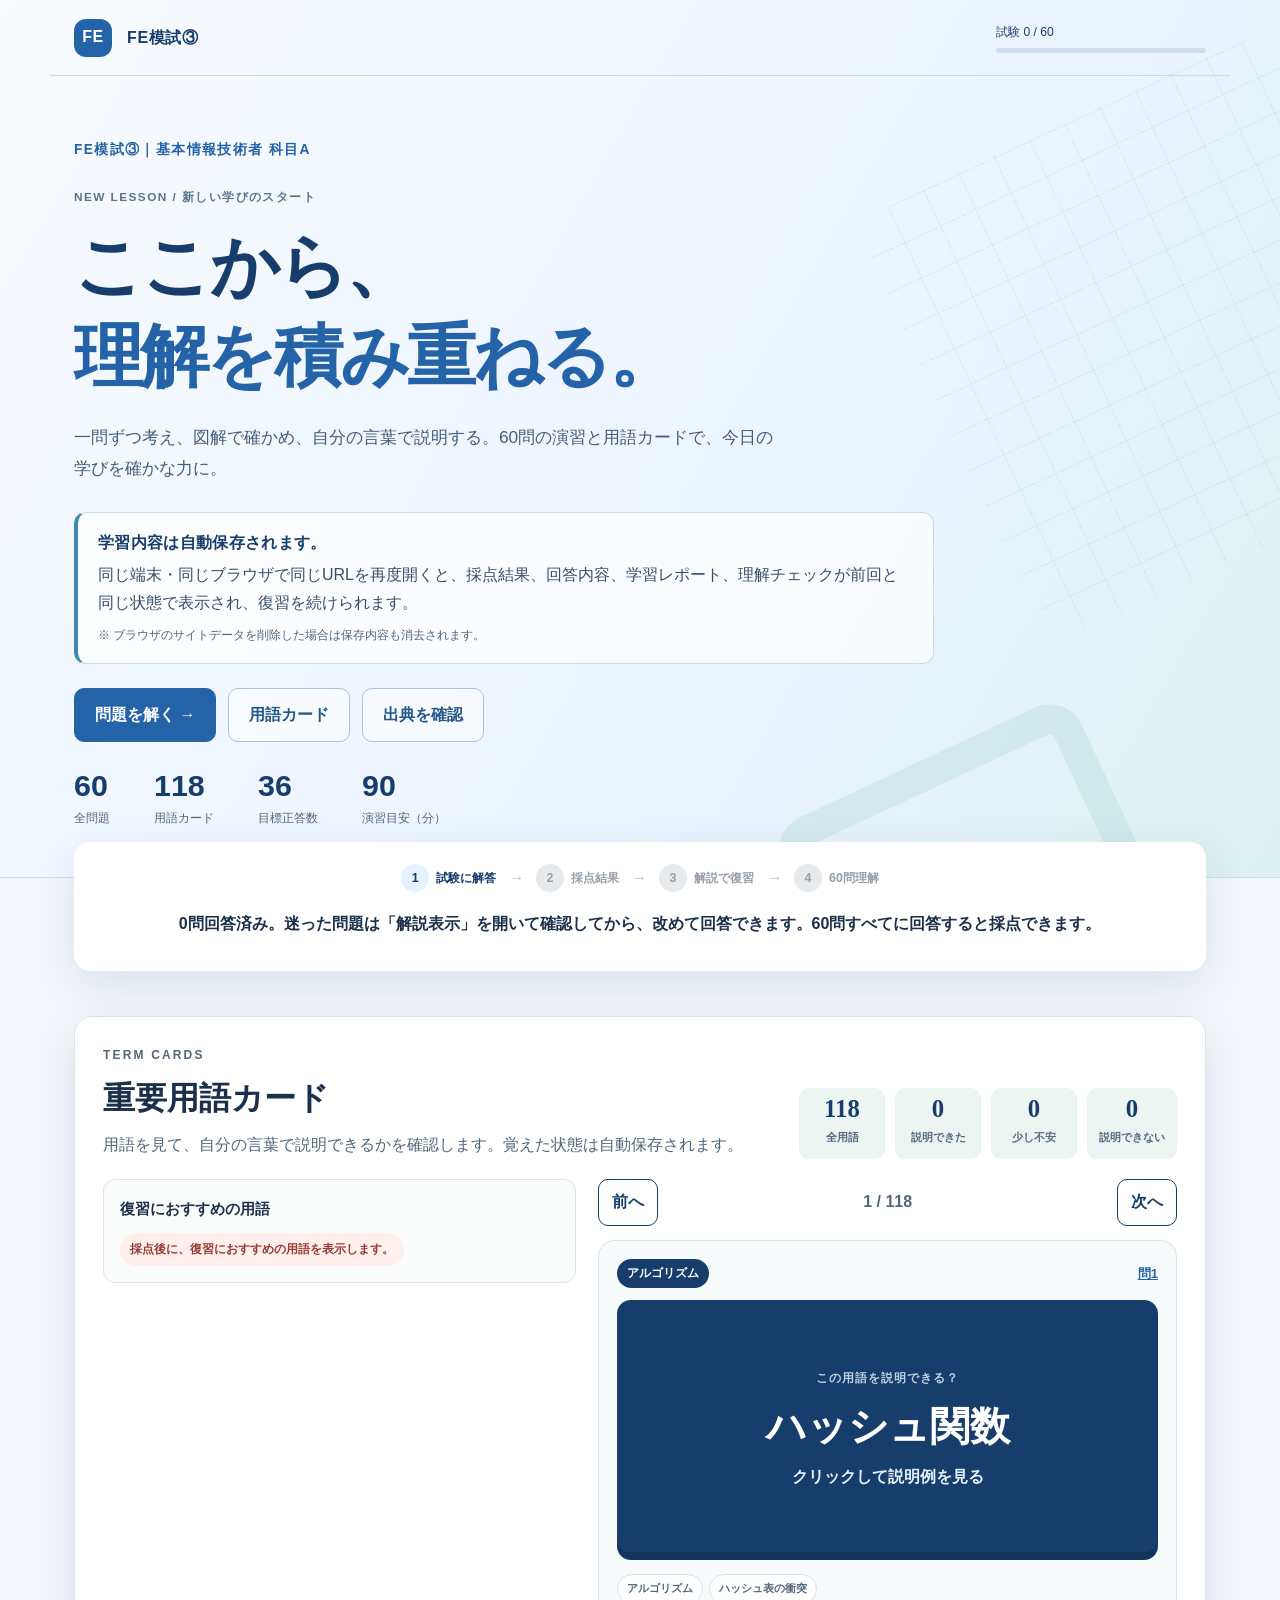
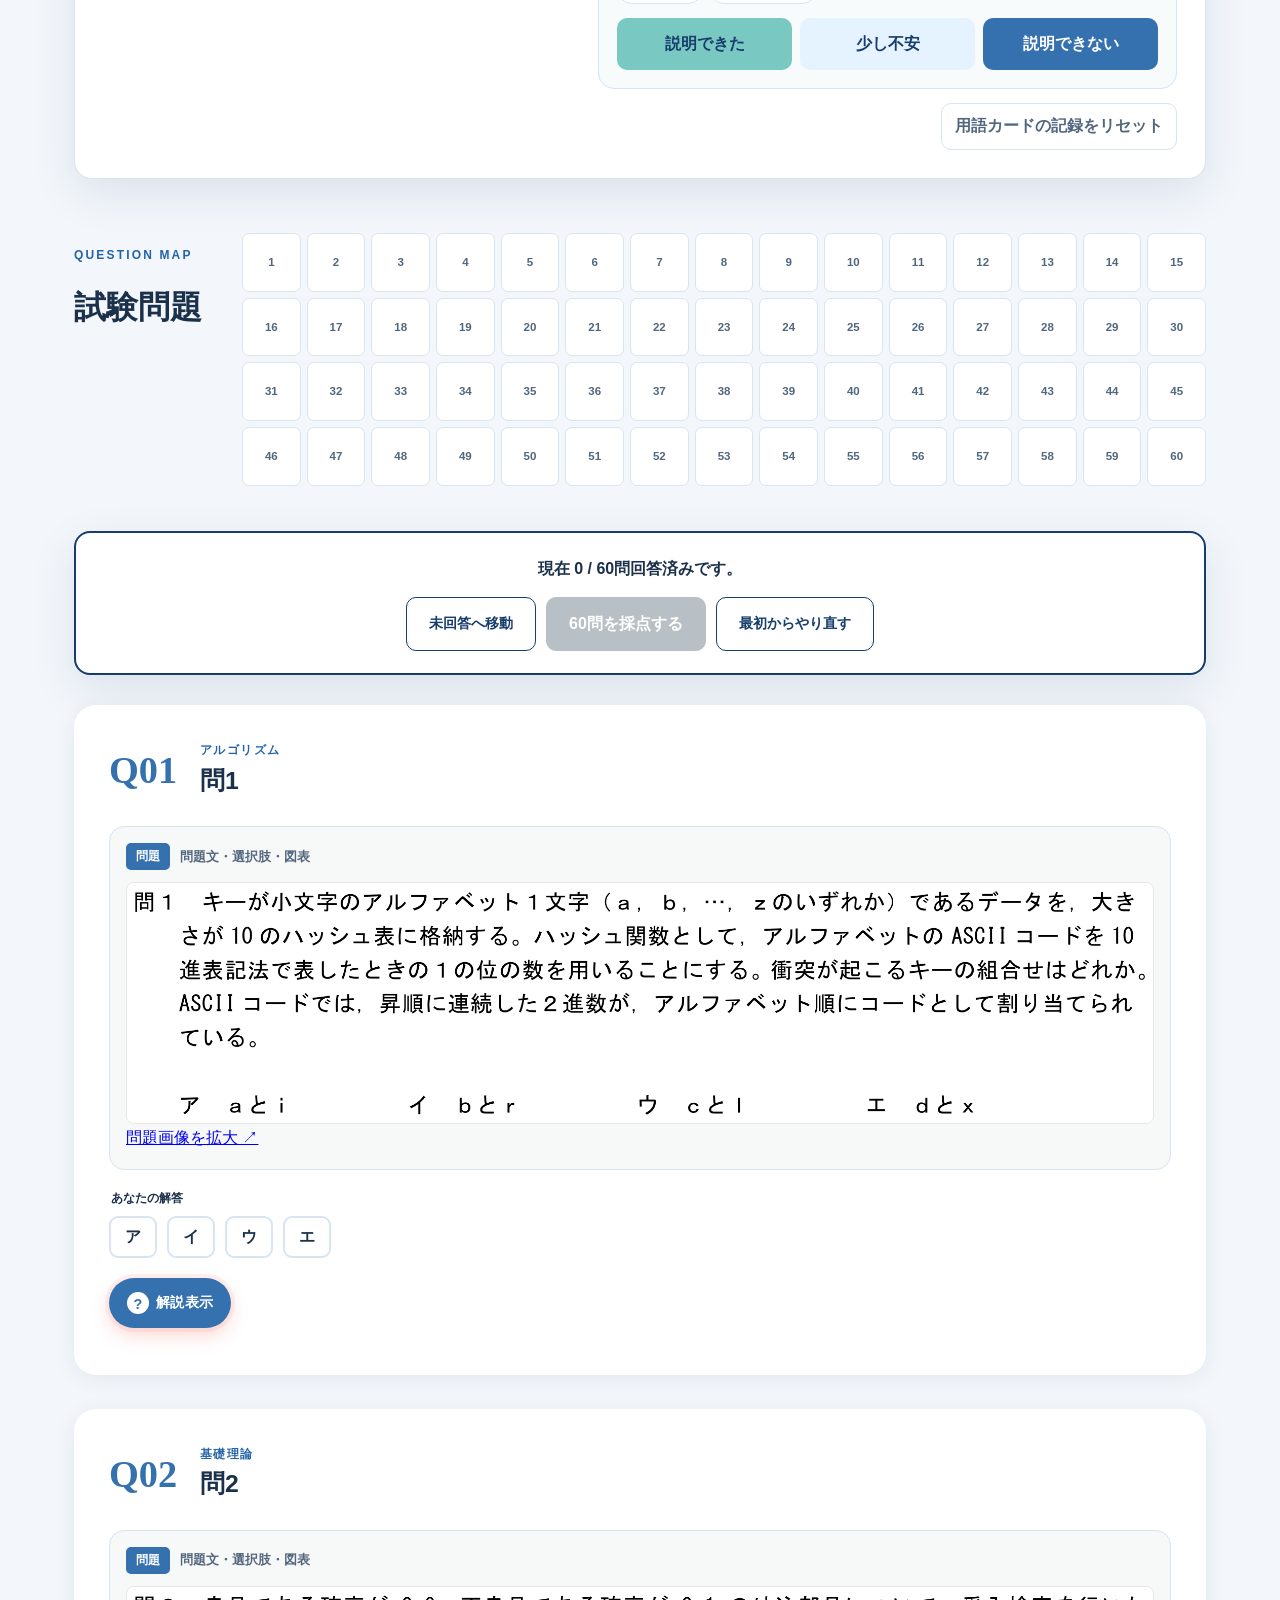
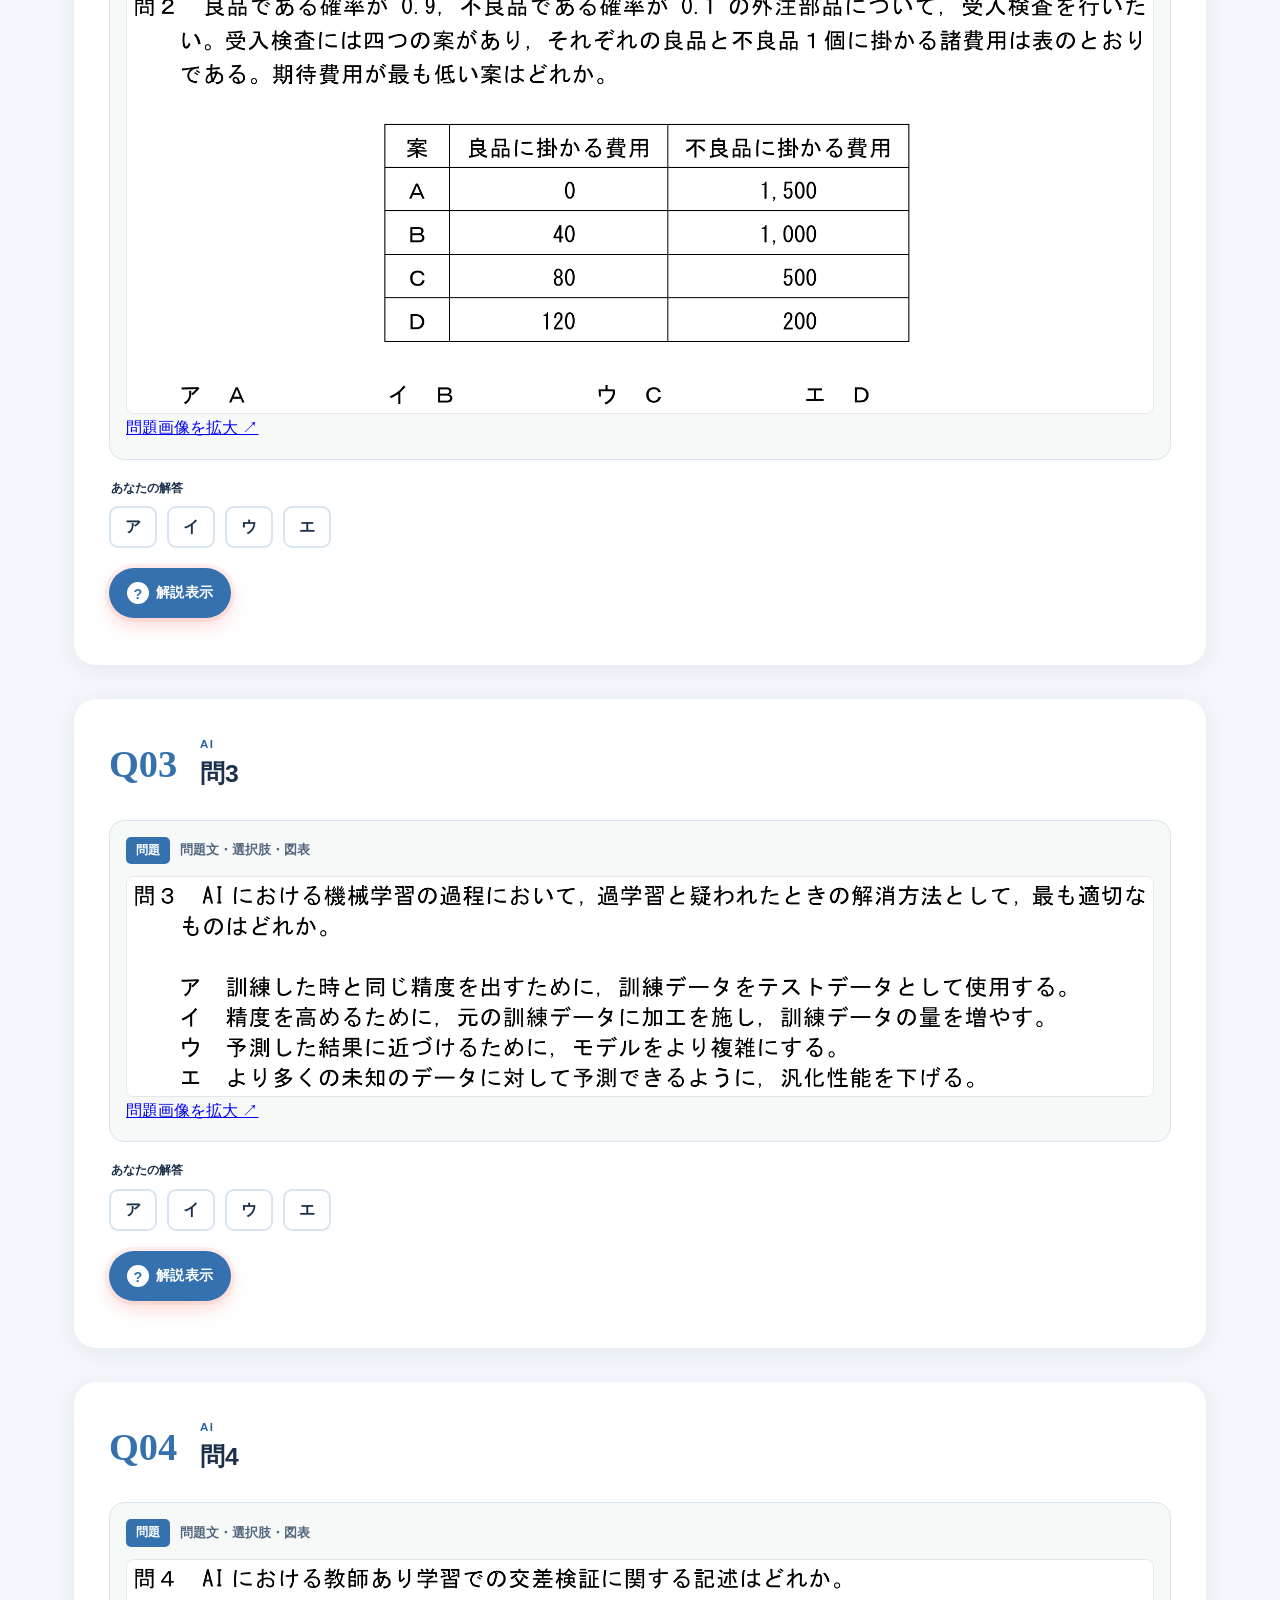
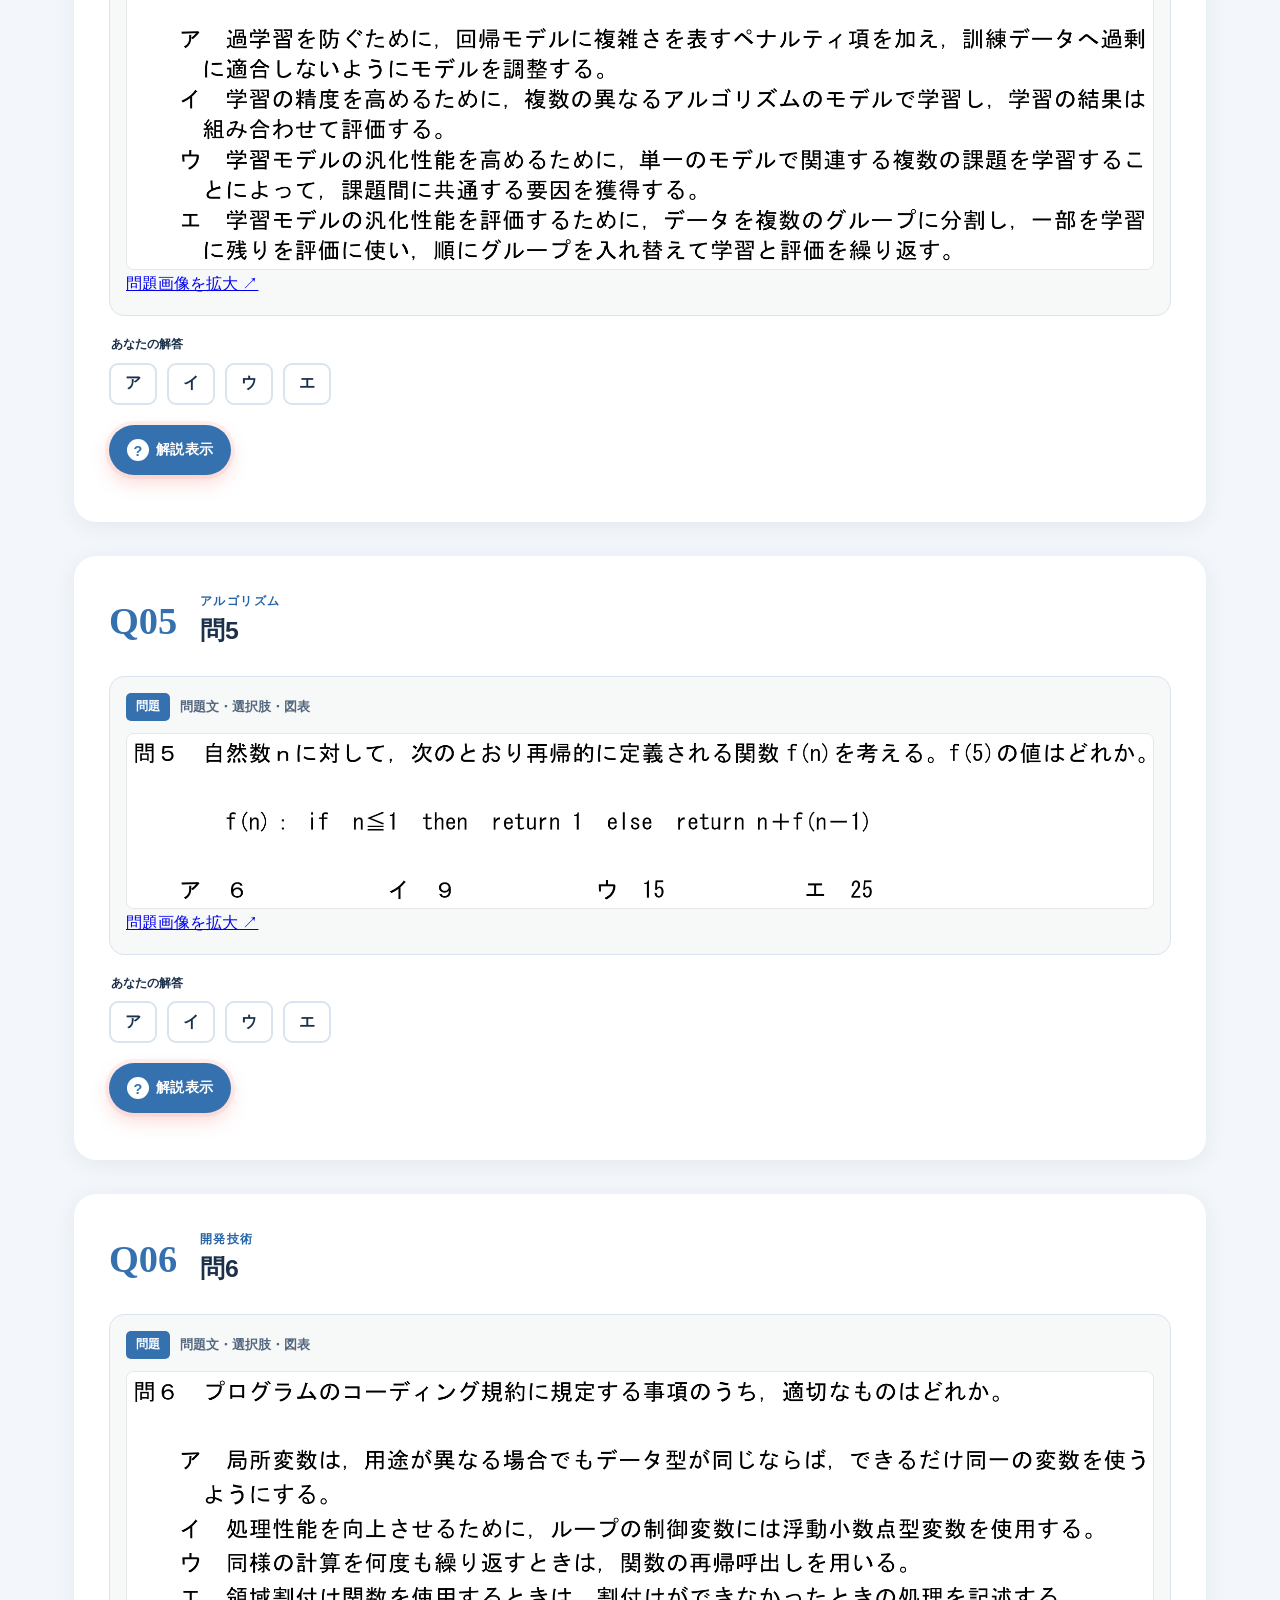
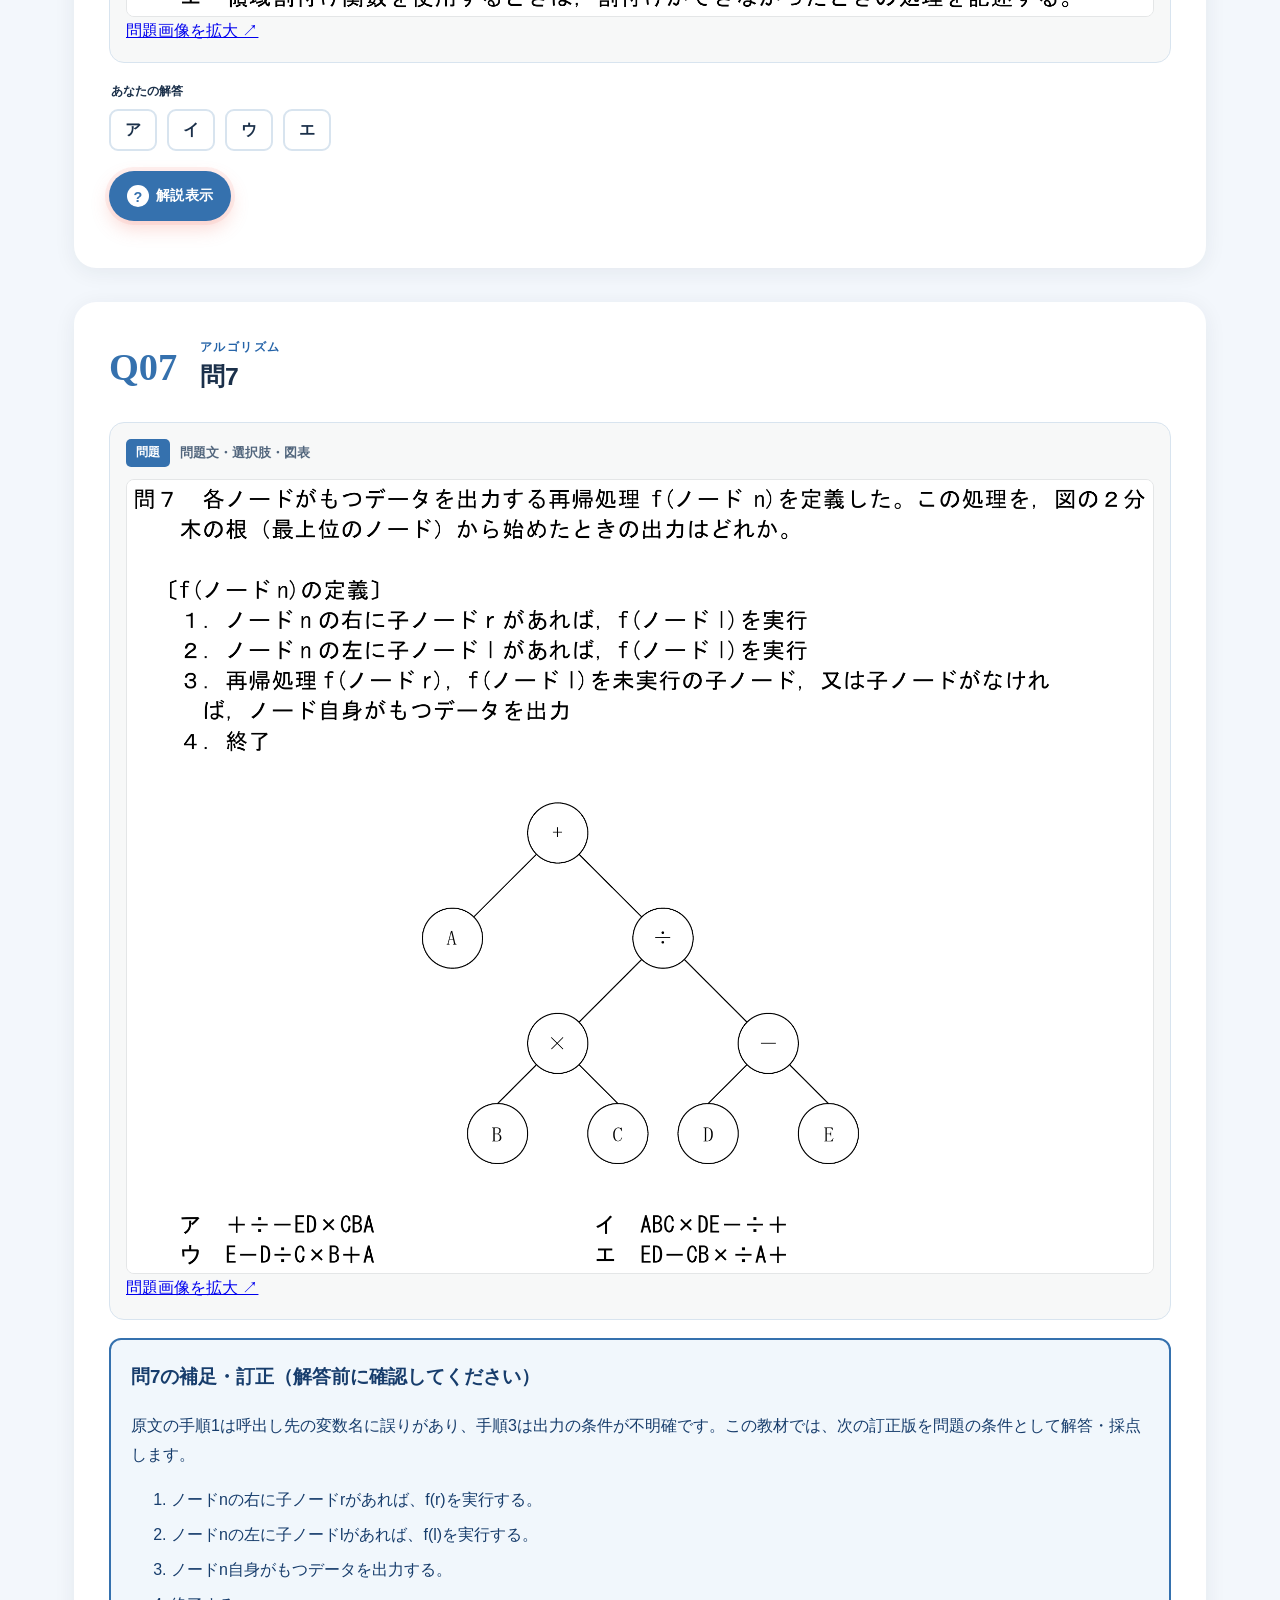
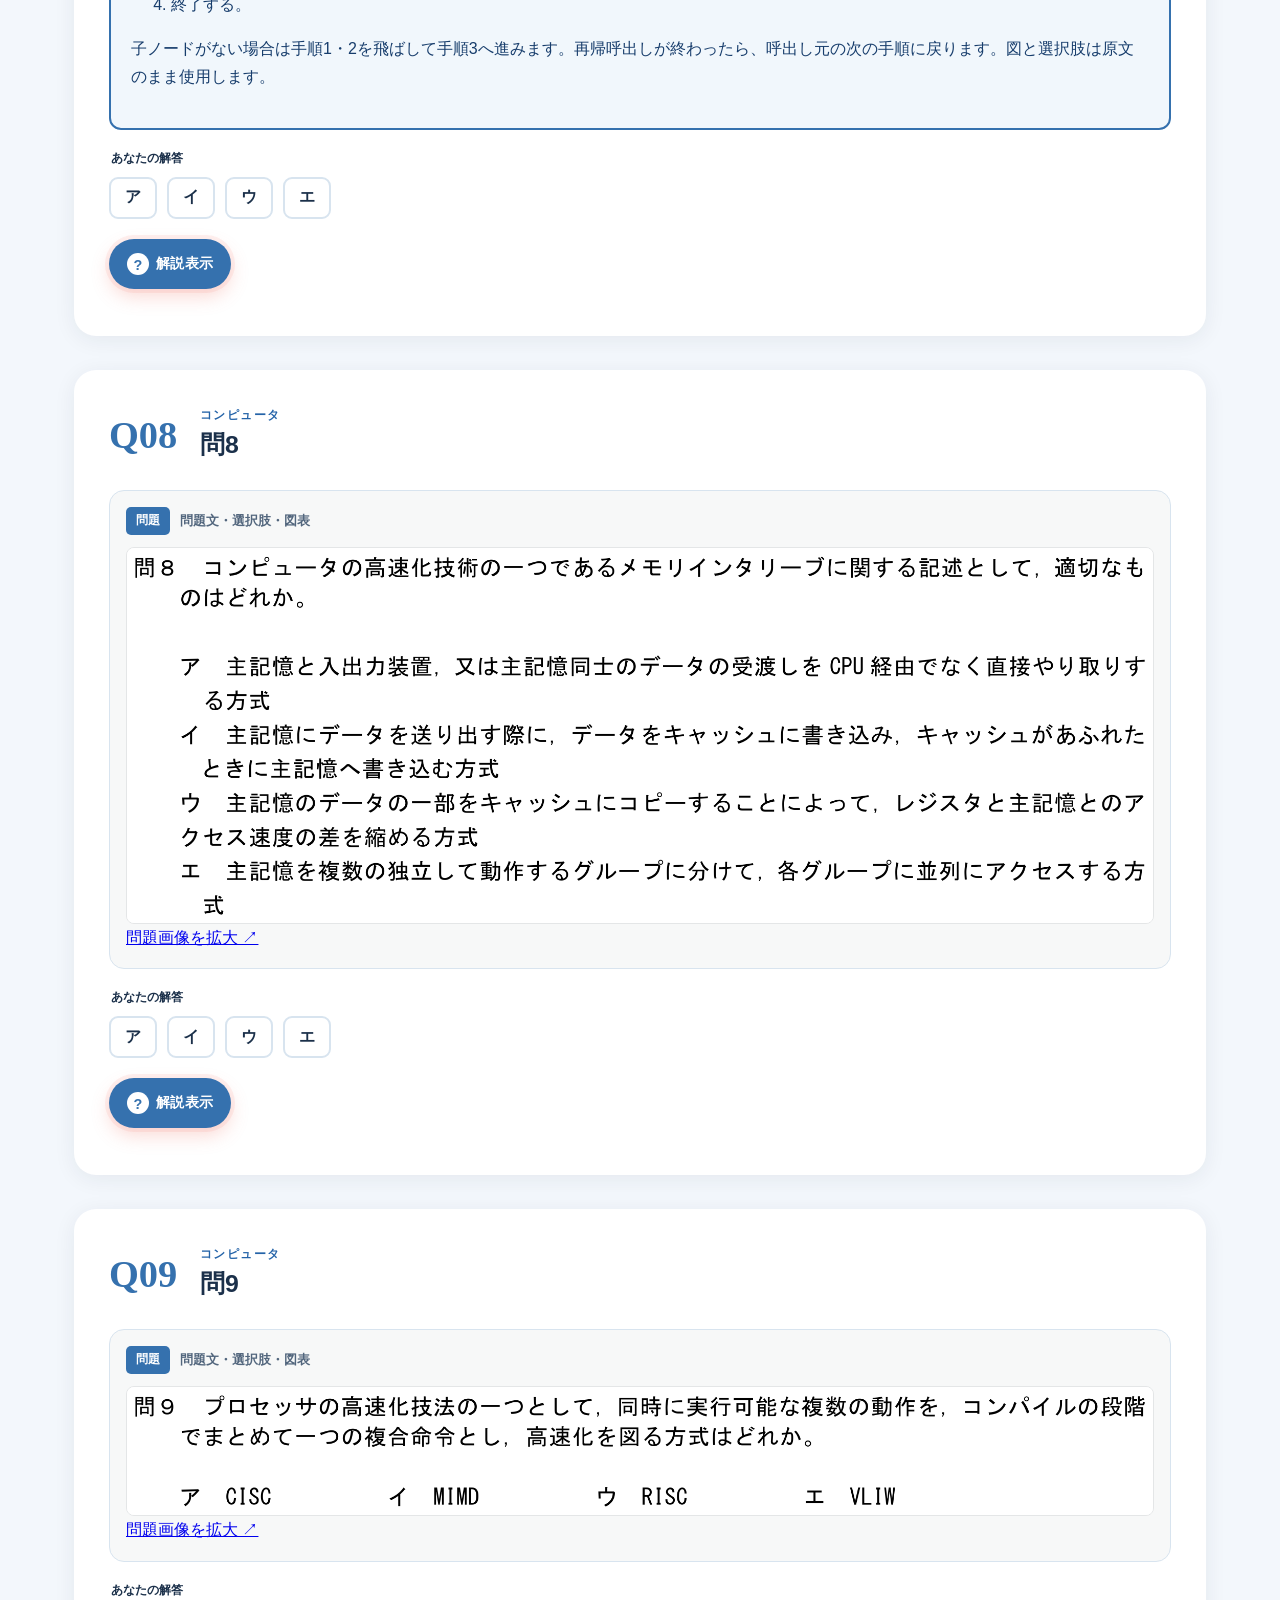
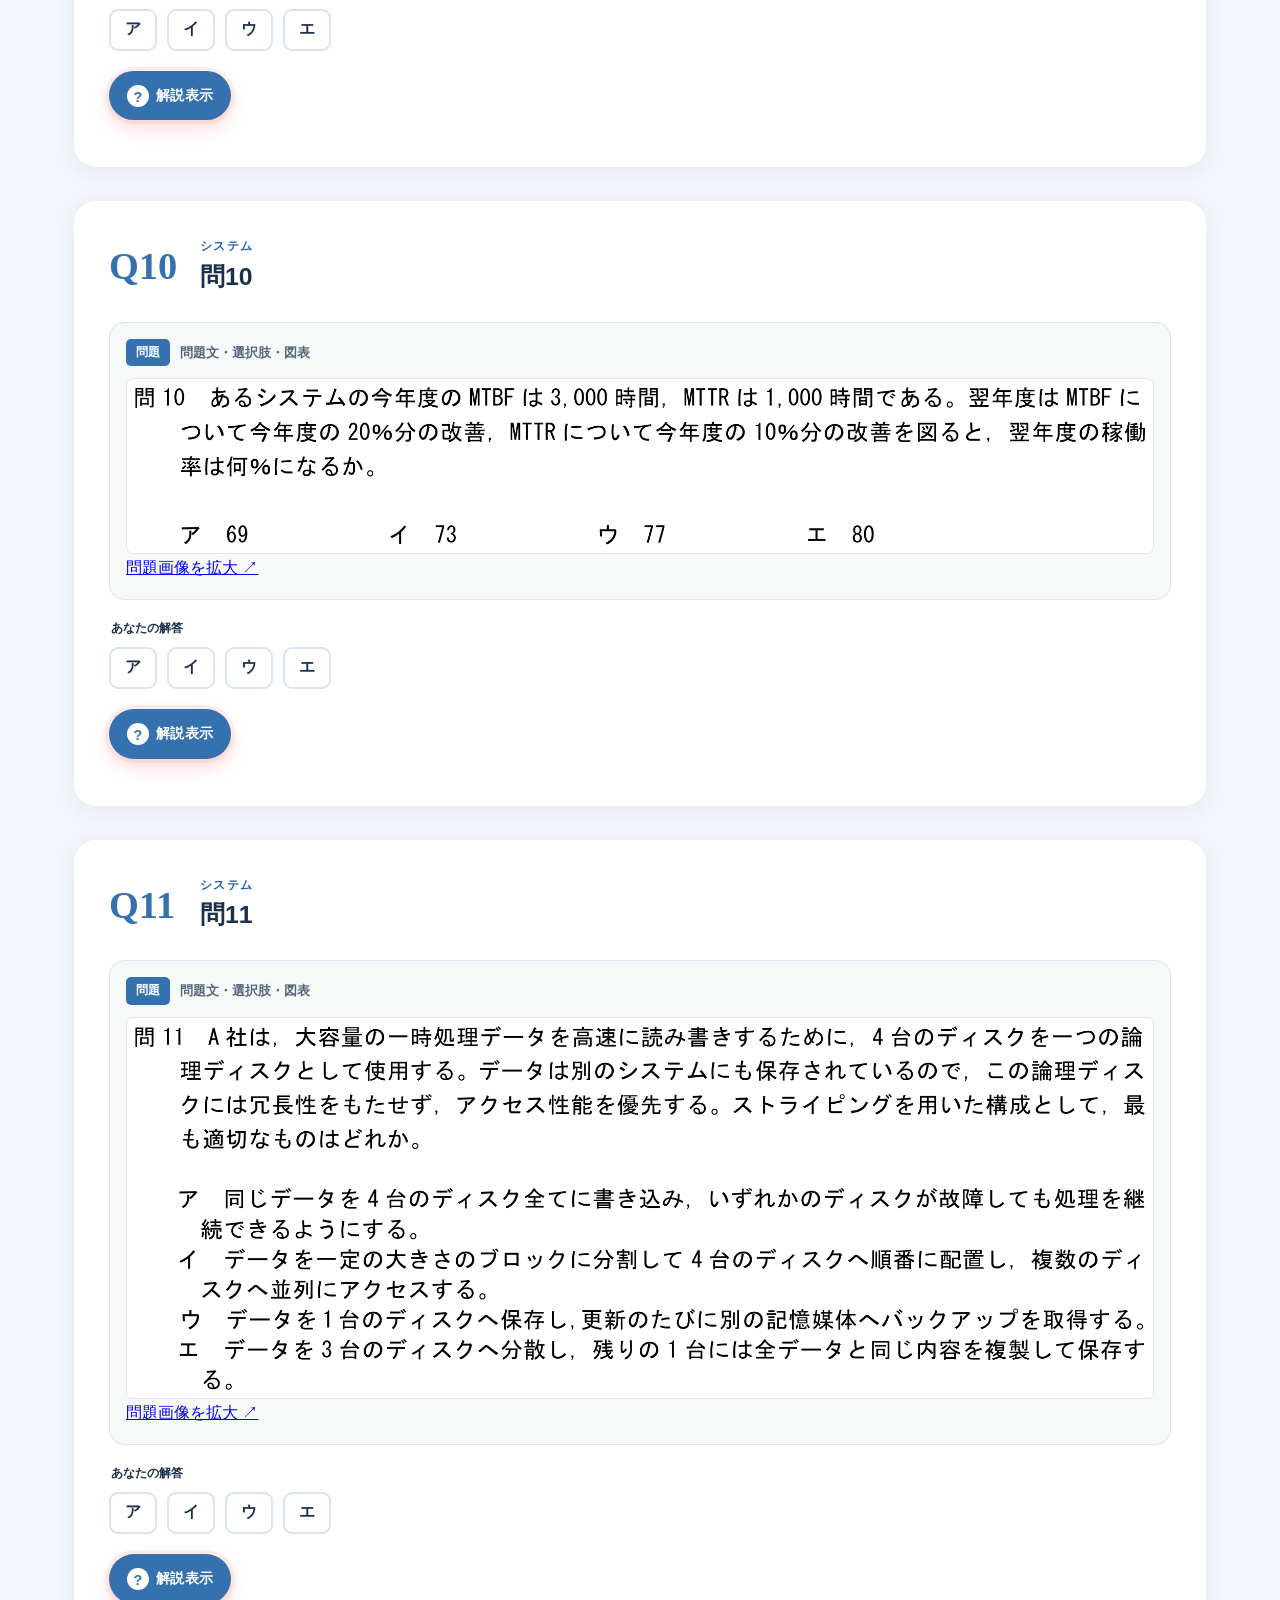
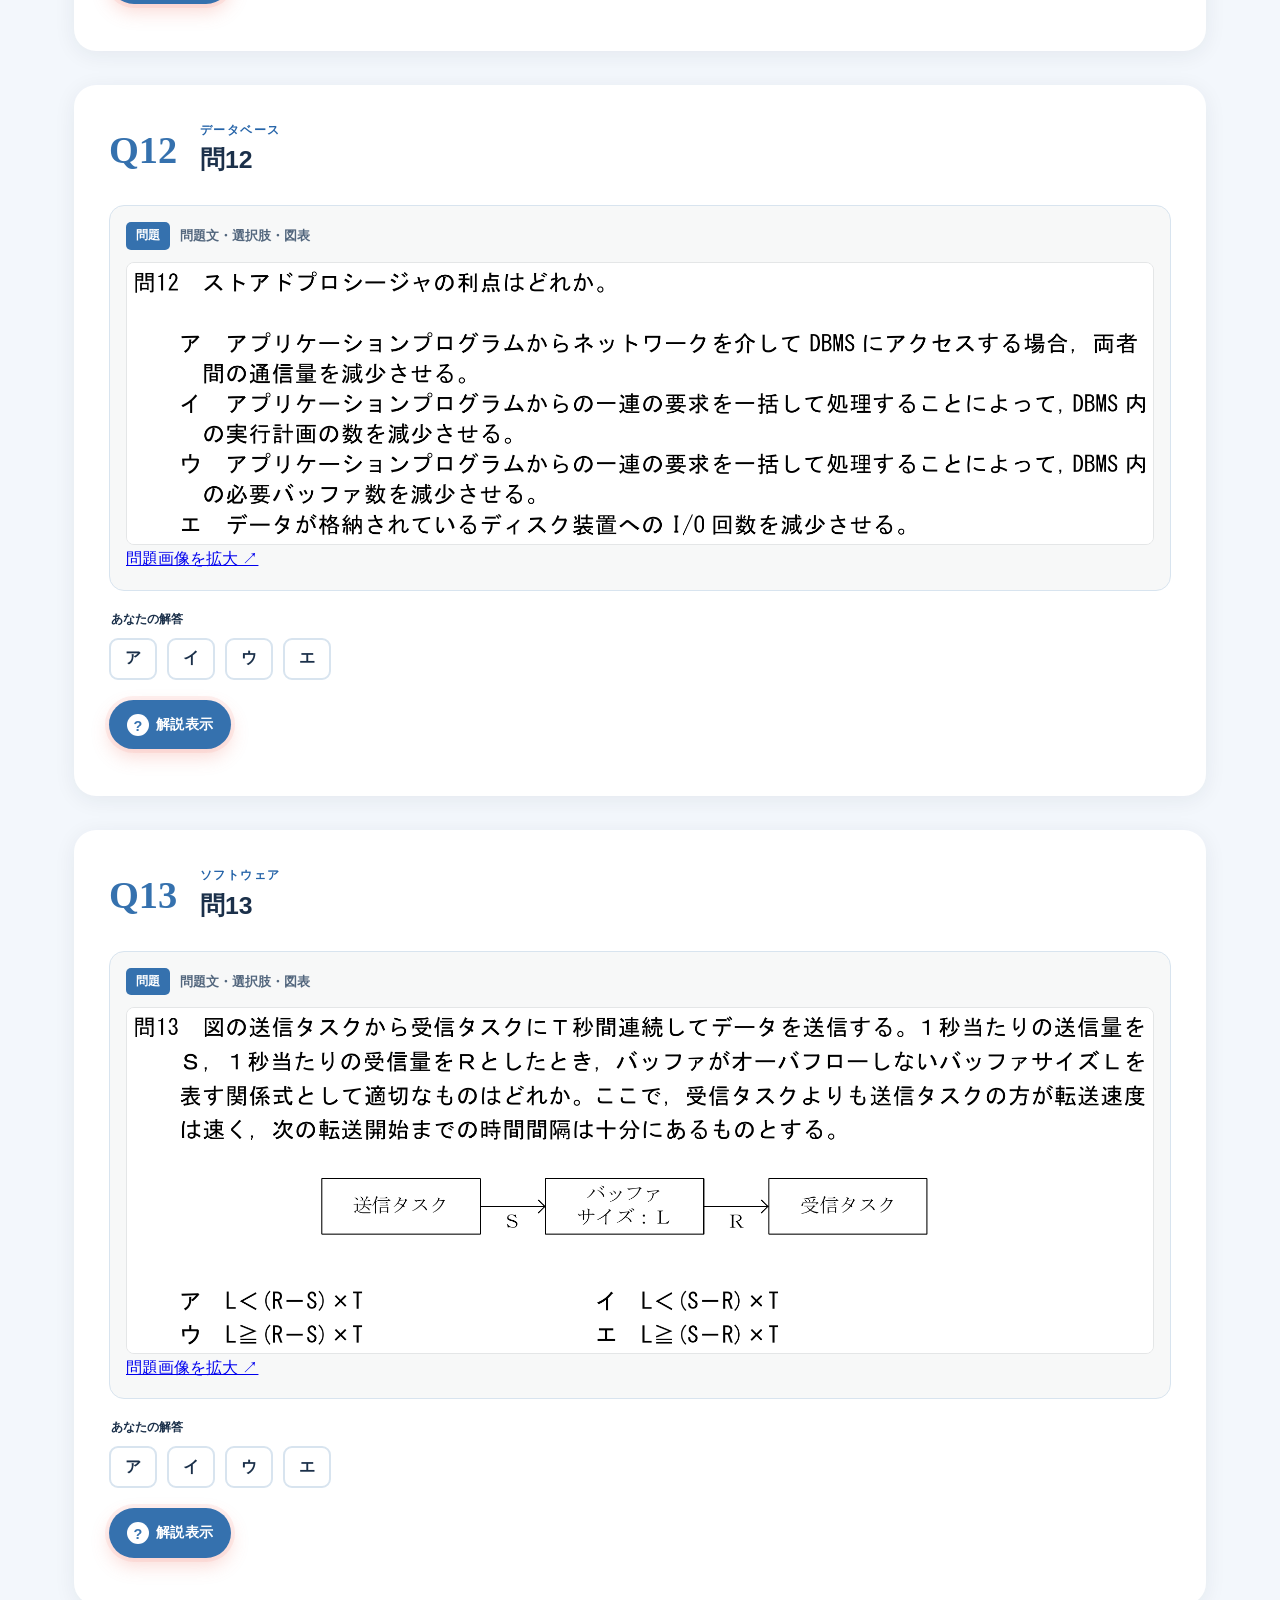
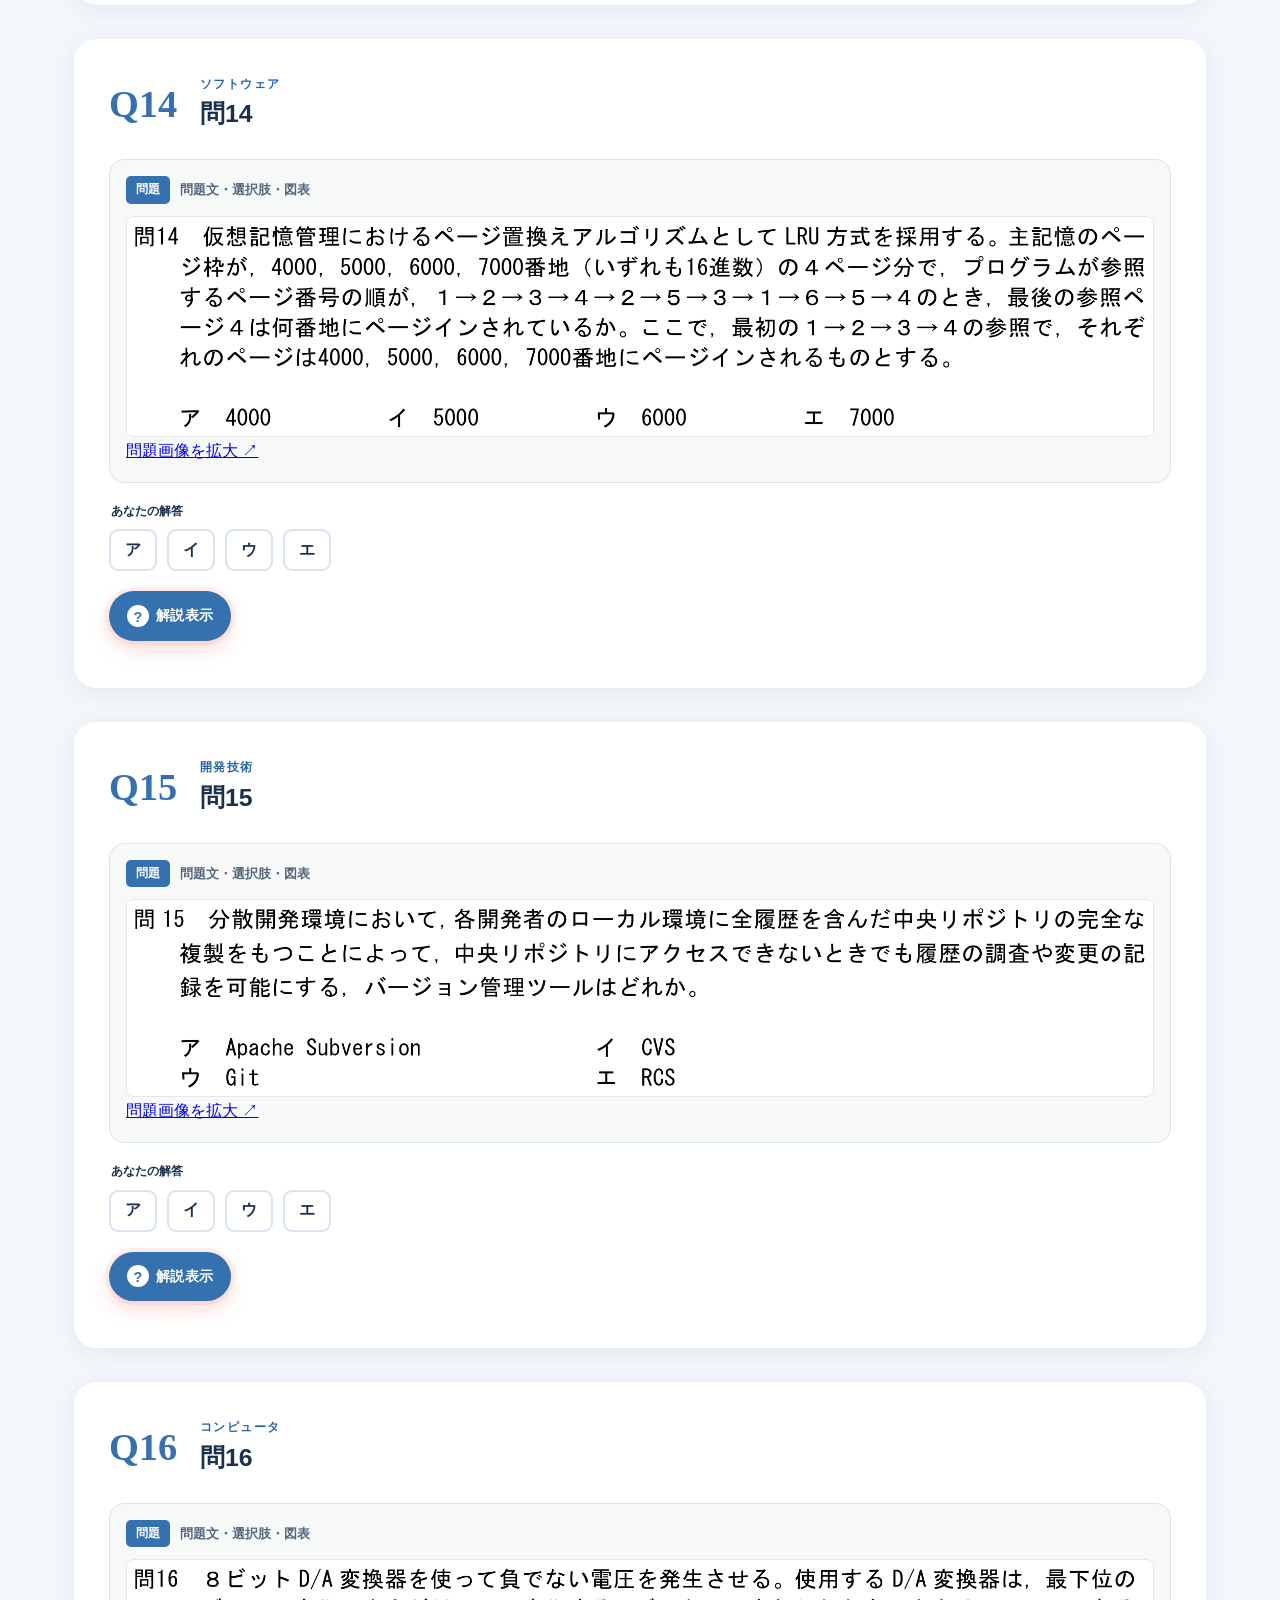
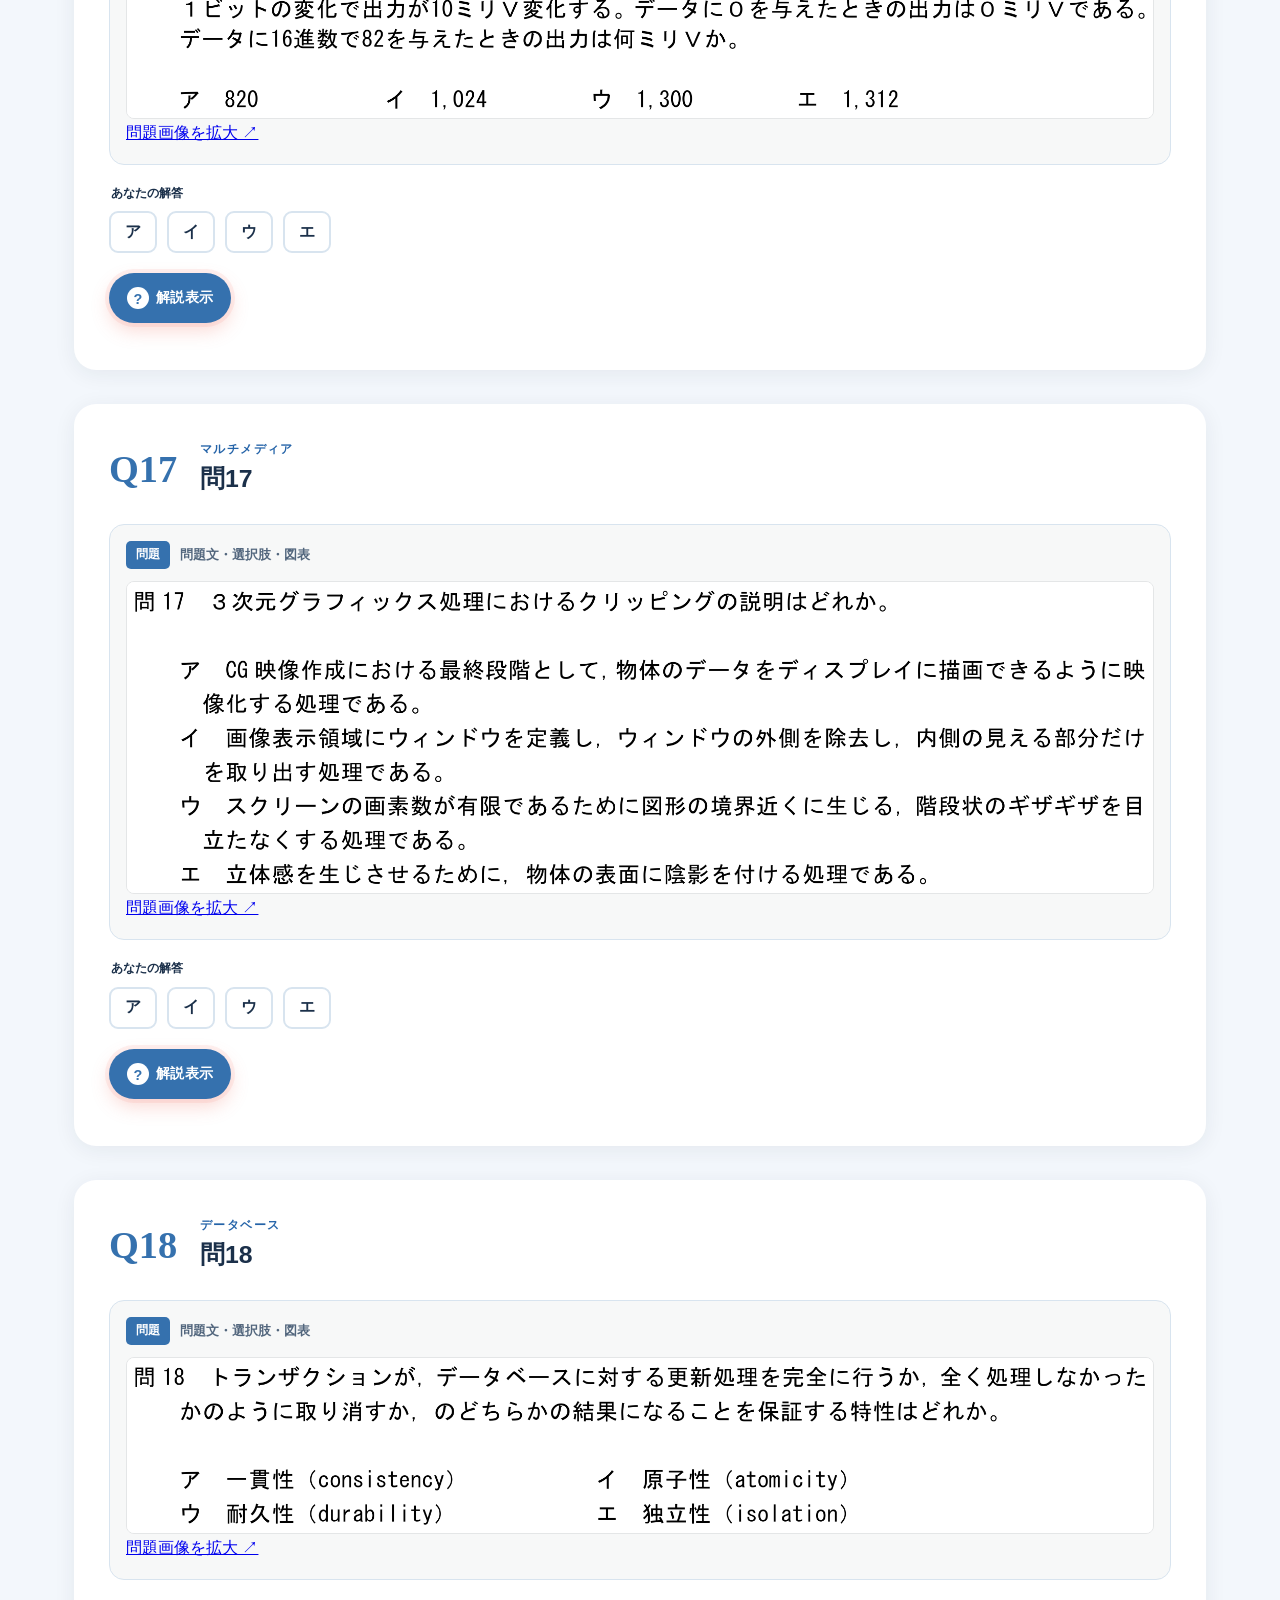
<file: index.html>
<!doctype html>
<html lang="ja">
<head>
  <meta charset="utf-8">
  <meta name="viewport" content="width=device-width, initial-scale=1">
  <meta name="description" content="FE模試③・基本情報技術者 科目A・全60問の試験演習と図解復習">
  <title>FE模試③｜問題演習と図解復習</title>
  <link rel="stylesheet" href="styles.css?v=20261002-02">
  <link rel="stylesheet" href="visuals.css?v=20261002-02">
  <link rel="stylesheet" href="flow.css?v=20261002-02">
  <link rel="stylesheet" href="report.css?v=20261002-02">
  <link rel="stylesheet" href="terms.css?v=20261002-02">
  <link rel="stylesheet" href="classroom.css?v=20261002-02">
</head>
<body>
  <header class="hero">
    <nav class="topbar">
      <a class="brand" href="#top"><span>FE</span> FE模試③</a>
      <div class="progress-wrap" aria-label="進捗">
        <span id="progressText">試験 0 / 60</span>
        <div class="progress"><i id="progressBar"></i></div>
      </div>
    </nav>
    <div class="hero-inner" id="top">
      <p class="eyebrow">FE模試③｜基本情報技術者 科目A</p>
      <p class="lesson-label">NEW LESSON / 新しい学びのスタート</p><h1>ここから、<br><em>理解を積み重ねる。</em></h1>
      <p class="lead">一問ずつ考え、図解で確かめ、自分の言葉で説明する。60問の演習と用語カードで、今日の学びを確かな力に。</p>
      <p class="save-note">
        <strong>学習内容は自動保存されます。</strong>
        同じ端末・同じブラウザで同じURLを再度開くと、採点結果、回答内容、学習レポート、理解チェックが前回と同じ状態で表示され、復習を続けられます。
        <small>※ ブラウザのサイトデータを削除した場合は保存内容も消去されます。</small>
      </p>
      <nav class="quick-links" aria-label="学習メニュー"><a href="#q1">問題を解く →</a><a href="#termLearning">用語カード</a><a href="source-map.html">出典を確認</a></nav><div class="hero-stats">
        <div><strong>60</strong><span>全問題</span></div>
        <div><strong>118</strong><span>用語カード</span></div>
        <div><strong>36</strong><span>目標正答数</span></div>
        <div><strong>90</strong><span>演習目安（分）</span></div>
      </div>
    </div>
  </header>

  <main>
    <section id="resultsTop" class="phase-panel">
      <div id="phaseSteps" class="phase-steps">
        <div data-step="exam"><b>1</b><span>試験に解答</span></div>
        <i>→</i>
        <div data-step="score"><b>2</b><span>採点結果</span></div>
        <i>→</i>
        <div data-step="review"><b>3</b><span>解説で復習</span></div>
        <i>→</i>
        <div data-step="complete"><b>4</b><span>60問理解</span></div>
      </div>
      <div id="phaseMessage" class="phase-message"></div>
      <div class="phase-actions retry-grade-area" hidden>
        <button class="primary" type="button" data-action="retry-grade">再回答を採点する</button>
      </div>
      <div id="scoreSummary" class="score-summary" hidden></div>
      <div id="answerLegend" class="answer-legend" hidden>
        <span><i class="correct"></i>緑：正解</span>
        <span><i class="wrong"></i>赤：不正解</span>
        <span><i class="understood"></i>枠線：理解チェック済み</span>
      </div>
    </section>

    <section id="learningReport" class="learning-report" hidden>
      <div class="report-heading">
        <p class="section-kicker">FIRST ATTEMPT REPORT</p>
        <h2>初回採点の学習レポート</h2>
        <p id="reportDate"></p>
      </div>
      <div class="report-grid">
        <section><h3>分野別正答率</h3><div id="fieldStats" class="field-stats"></div></section>
        <section class="strength-card"><h3>得意分野・苦手分野</h3><div id="strengthWeakness"></div></section>
      </div>
      <section class="retest-card">
        <h3>1週間後にもう一度解きたい問題</h3>
        <p id="retestDate"></p>
        <div id="retestQuestions" class="retest-questions"></div>
      </section>
      <section class="keywords-card">
        <h3>この試験問題で覚えたい重要ワード</h3>
        <div id="importantWords" class="important-words"></div>
      </section>
    </section>

    <section id="reviewToolbar" class="toolbar" aria-label="復習問題の絞り込み" hidden>
      <label class="search"><span>⌕</span><input id="searchInput" type="search" placeholder="用語・問題番号で検索"></label>
      <div id="filters" class="filters"></div>
      <label class="toggle"><input id="onlyUnlearned" type="checkbox"><span>未理解だけ</span></label>
    </section>

    <section id="termLearning" class="term-learning">
      <div class="term-head">
        <div>
          <p class="section-kicker">TERM CARDS</p>
          <h2>重要用語カード</h2>
          <p>用語を見て、自分の言葉で説明できるかを確認します。覚えた状態は自動保存されます。</p>
        </div>
        <div id="termStats" class="term-stats" aria-label="用語カードの進捗"></div>
      </div>
      <div class="term-tools" hidden>
        <label class="search"><span>⌕</span><input id="termSearch" type="search" placeholder="用語・説明・タグで検索"></label>
        <div id="termFilters" class="term-filters"></div>
      </div>
      <div class="term-layout">
        <aside class="term-side">
          <section class="term-weak">
            <h3>復習におすすめの用語</h3>
            <div id="termWeakLinks" class="term-weak-links"></div>
          </section>
        </aside>
        <section class="term-study" aria-label="用語カード学習">
          <div class="term-nav">
            <button id="termPrev" type="button">前へ</button>
            <span id="termPosition"></span>
            <button id="termNext" type="button">次へ</button>
          </div>
          <div id="termCard" class="term-card"></div>
          <button id="termReset" class="term-reset" type="button">用語カードの記録をリセット</button>
        </section>
      </div>
    </section>

    <section class="overview">
      <div><p class="section-kicker">QUESTION MAP</p><h2 id="listTitle">試験問題</h2></div>
      <div id="questionMap" class="question-map" aria-label="問題番号一覧"></div>
    </section>

    <section class="exam-control-area" data-exam-controls>
      <p data-exam-message>60問すべてに回答すると採点できます。</p>
      <div class="exam-control-buttons">
        <button type="button" data-action="unanswered">未回答へ移動</button>
        <button class="primary" type="button" data-action="submit" disabled>60問を採点する</button>
        <button type="button" data-action="reset">最初からやり直す</button>
      </div>
    </section>

    <section id="questions" class="questions"></section>
    <p id="emptyState" class="empty" hidden>条件に一致する問題がありません。</p>
    <section class="exam-control-area retry-grade-area" hidden>
      <p>再回答を選び終えたら採点してください。</p>
      <div class="exam-control-buttons">
        <button class="primary" type="button" data-action="retry-grade">再回答を採点する</button>
      </div>
    </section>
    <section class="exam-control-area" data-exam-controls>
      <p data-exam-message>60問すべてに回答すると採点できます。</p>
      <div class="exam-control-buttons">
        <button type="button" data-action="unanswered">未回答へ移動</button>
        <button class="primary" type="button" data-action="submit" disabled>60問を採点する</button>
        <button type="button" data-action="reset">最初からやり直す</button>
      </div>
    </section>
  </main>

  <footer>
    <div class="footer-notes"><p class="release-version">教材バージョン：20261002-02（問7補足・60問採点版）</p>
      <p>FE模試③（基本情報技術者 科目A）・学習用解説</p>
      <p class="source-note">出典・参考：問題画像は提供された FE科目A模試③.pdf から切り出した今回の60問を使用しています。解説作成にあたり、基本情報技術者試験、応用情報技術者試験、情報セキュリティマネジメント試験の公開過去問題・関連問題も参考にしています。収録問題には2024・2025年度の公開問題と一致するものも含まれます。</p>
    </div>
    <div class="footer-links">
      <a href="#termLearning">重要用語カード</a>
      <a href="reference-map.html">参考問題対応表</a>
      <a href="source-map.html">出典の分析</a>
      <a href="#top">ページ上部へ ↑</a><button type="button" data-action="reset">解答記録をリセット</button>
    </div>
  </footer>

  <template id="questionTemplate">
    <article class="question-card">
      <div class="card-head">
        <div class="number"></div>
        <div class="heading"><p class="meta"></p><h2></h2></div>
        <label class="understand-check"><input type="checkbox"><span>理解できた</span></label>
      </div>
      <section class="problem-panel">
        <div class="problem-label"><span>問題</span><small>問題文・選択肢・図表</small></div>
        <img loading="lazy" alt="">
      </section>
      <fieldset class="answer-input">
        <legend>あなたの解答</legend>
        <label><input type="radio" value="ア"><span>ア</span></label>
        <label><input type="radio" value="イ"><span>イ</span></label>
        <label><input type="radio" value="ウ"><span>ウ</span></label>
        <label><input type="radio" value="エ"><span>エ</span></label>
      </fieldset>
      <div class="result-line"></div>
      <section class="review-content">
        <div class="answer-strip"><span>正解</span><strong></strong><p></p></div>
        <div class="card-grid">
          <div class="explanation">
            <h3>なぜこの答えになる？</h3>
            <p class="summary"></p>
            <ol class="reasoning"></ol>
            <div class="trap"><h3>ひっかけポイント</h3><p></p></div>
          </div>
          <figure class="visual"><div class="diagram"></div><figcaption></figcaption></figure>
        </div>
      </section>
    </article>
  </template>

  <dialog id="confirmDialog" class="confirm-dialog">
    <h2>60問を採点しますか？</h2><p>問7は問題欄に示した訂正版に従って採点します。</p>
    <p>採点後、初回に正答に至らなかった問題は正答を隠したまま再回答できます。解説はボタンで確認でき、再回答の正誤はその場では表示しません。</p>
    <div><button id="cancelSubmit" type="button">戻る</button><button id="confirmSubmit" class="primary" type="button">採点する</button></div>
  </dialog>

  <script src="questions.js?v=20261002-02"></script>
  <script src="terms.js?v=20261002-02"></script>
  <script src="app.js?v=20261002-02"></script>
  <script src="terms-ui.js?v=20261002-02"></script>
  <script src="learning.js?v=20261002-02"></script>
</body>
</html>
</file>
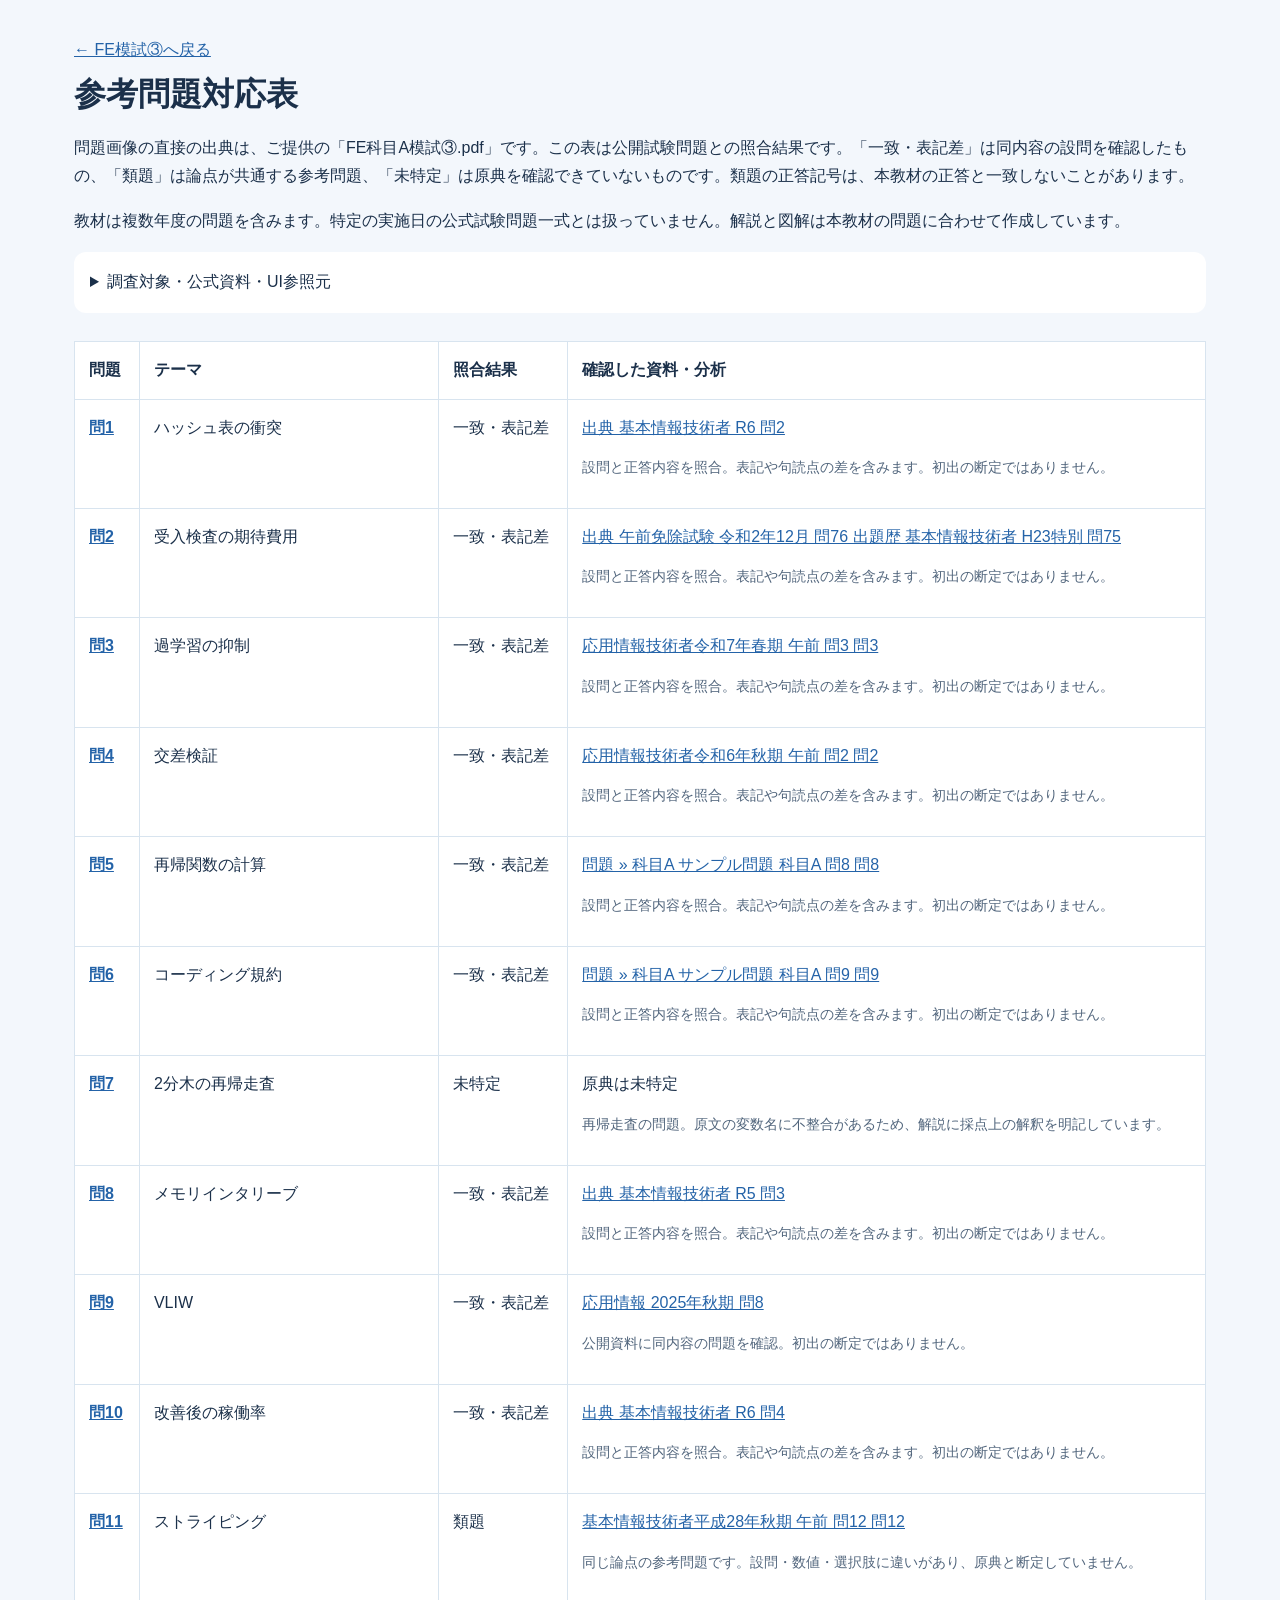
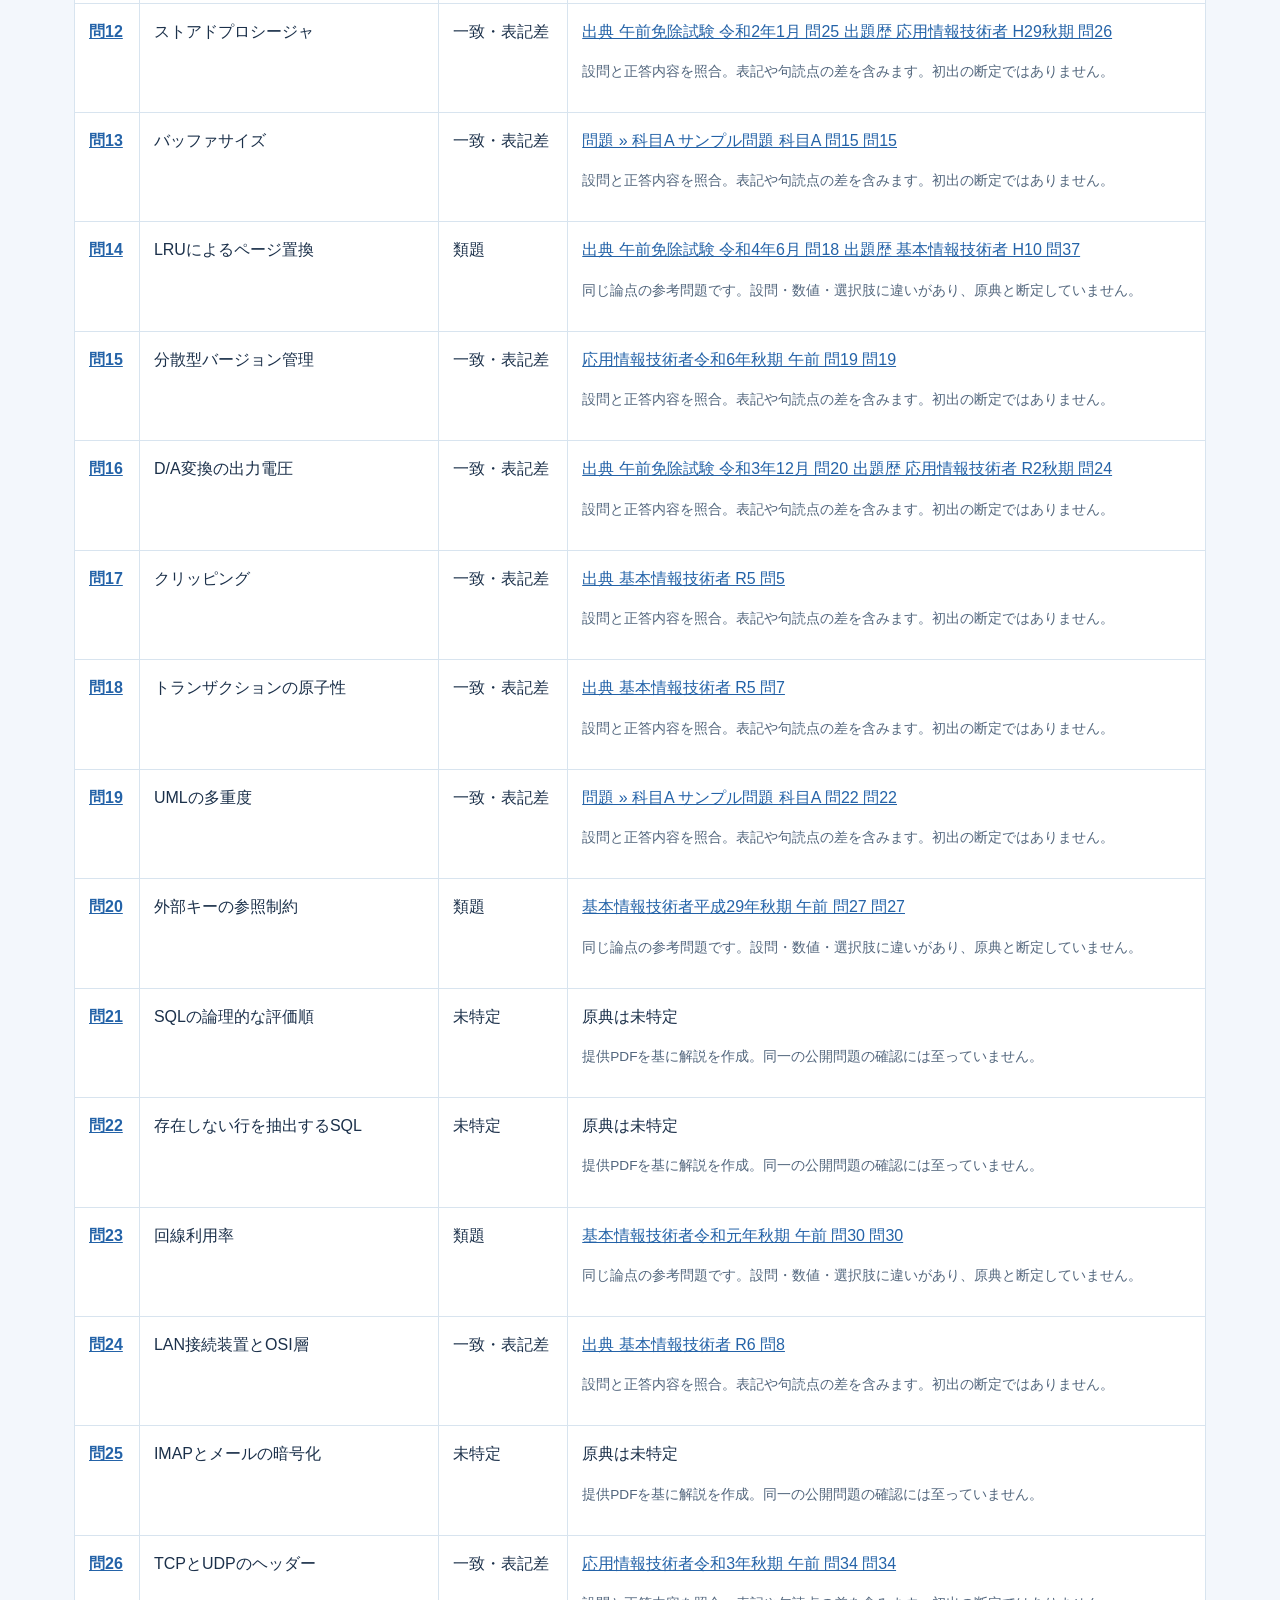
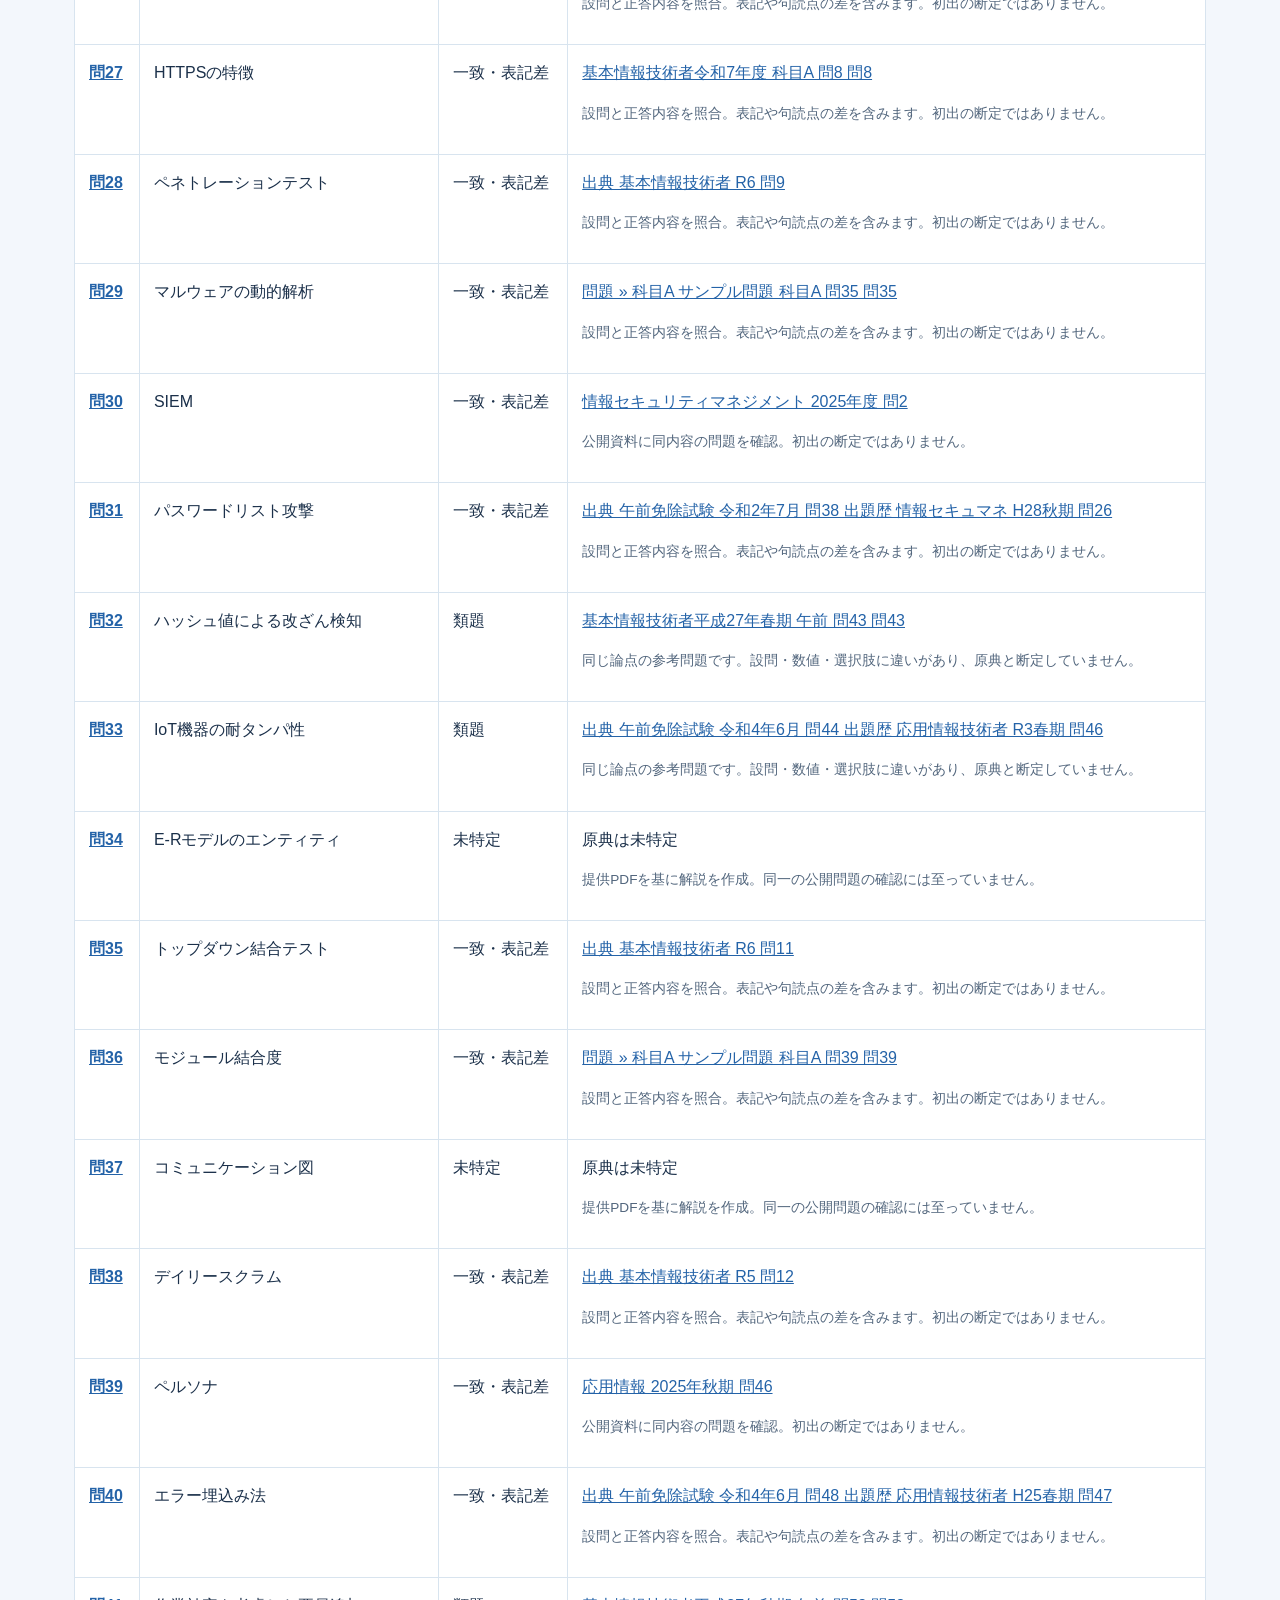
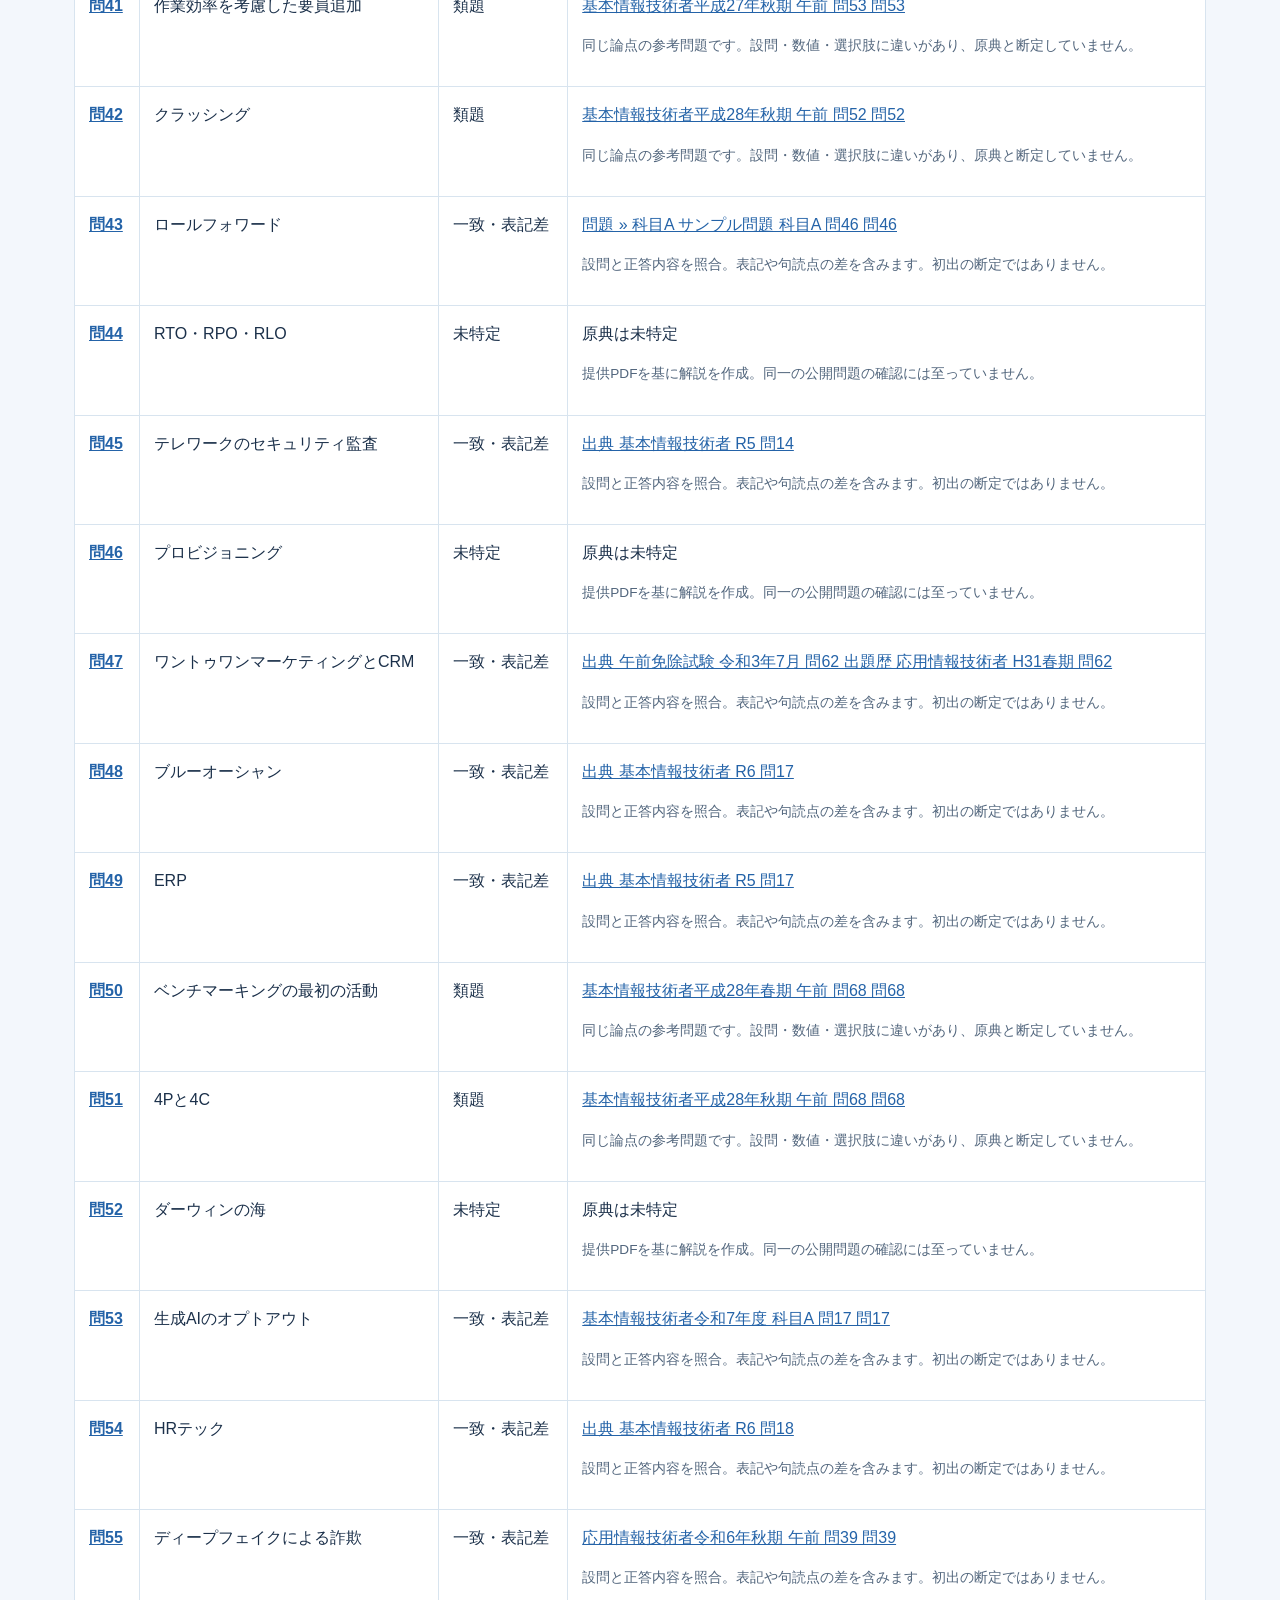
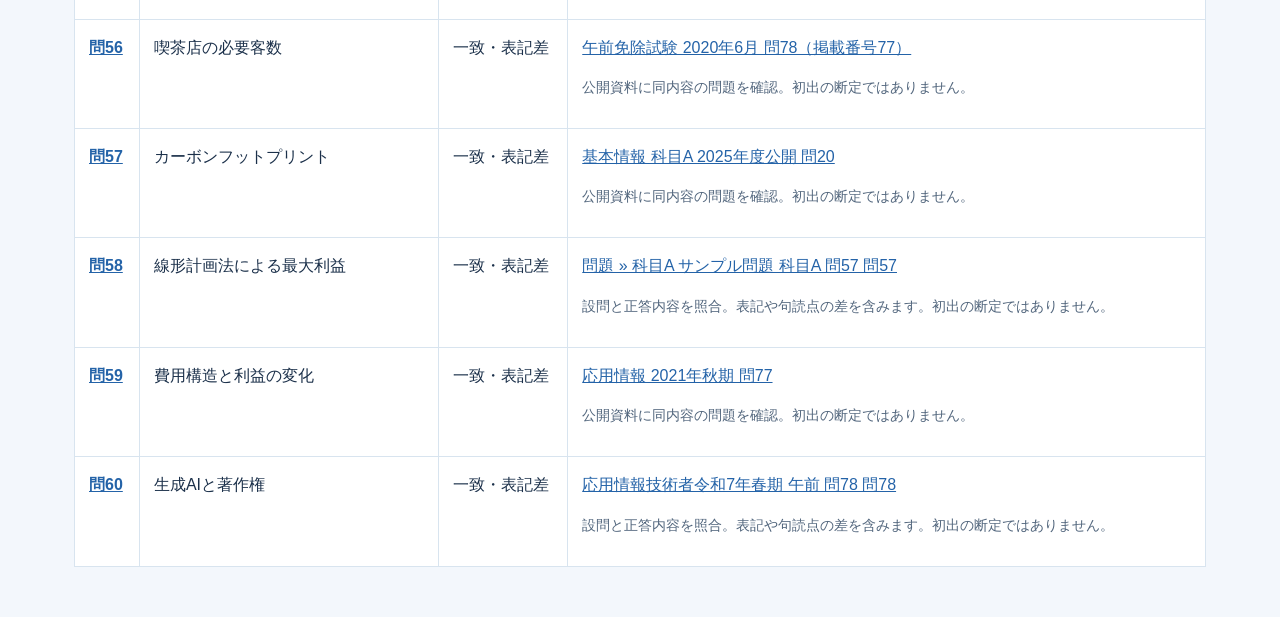
<file: reference-map.html>
<!doctype html><html lang="ja"><head><meta charset="utf-8"><meta name="viewport" content="width=device-width,initial-scale=1"><title>参考問題対応表｜FE模試③</title><link rel="stylesheet" href="styles.css?v=20261002-02"><link rel="stylesheet" href="classroom.css?v=20261002-02"><style>main{padding-top:36px;padding-bottom:50px}h1{font-size:2rem;line-height:1.5;letter-spacing:0}table{width:100%;border-collapse:collapse;background:#fff;margin-top:28px}td,th{border:1px solid #d8e4ef;padding:14px;text-align:left;vertical-align:top}td p{font-size:.85rem;color:#52667d}a{color:#2463a8}.table-wrap{overflow:auto}td:last-child{min-width:240px}details{padding:16px;background:white;border-radius:12px}</style></head><body><main><a href="index.html">← FE模試③へ戻る</a><h1>参考問題対応表</h1><p>問題画像の直接の出典は、ご提供の「FE科目A模試③.pdf」です。この表は公開試験問題との照合結果です。「一致・表記差」は同内容の設問を確認したもの、「類題」は論点が共通する参考問題、「未特定」は原典を確認できていないものです。類題の正答記号は、本教材の正答と一致しないことがあります。</p><p>教材は複数年度の問題を含みます。特定の実施日の公式試験問題一式とは扱っていません。解説と図解は本教材の問題に合わせて作成しています。</p><details><summary>調査対象・公式資料・UI参照元</summary><ul><li><a href="https://www.fe-siken.com/">基本情報技術者試験ドットコム（公開・サンプル・過去問題）</a></li><li><a href="https://www.ipa.go.jp/shiken/about/menjo-fe.html#kakomondai">IPA 修了試験問題情報</a></li><li><a href="https://www.sg-siken.com/">情報セキュリティマネジメント試験ドットコム</a></li><li><a href="https://www.ap-siken.com/">応用情報技術者試験ドットコム</a></li><li><a href="https://simizu12033.github.io/FECompletionExamination20240128/">UI参照元</a></li></ul></details><div class="table-wrap"><table><thead><tr><th>問題</th><th>テーマ</th><th>照合結果</th><th>確認した資料・分析</th></tr></thead><tbody><tr><th><a href="index.html#q1">問1</a></th><td>ハッシュ表の衝突</td><td>一致・表記差</td><td><a href="https://www.fe-siken.com/kakomon/06_menjo/q4.html" target="_blank" rel="noopener">出典 基本情報技術者 R6 問2</a><p>設問と正答内容を照合。表記や句読点の差を含みます。初出の断定ではありません。</p></td></tr><tr><th><a href="index.html#q2">問2</a></th><td>受入検査の期待費用</td><td>一致・表記差</td><td><a href="https://www.fe-siken.com/kakomon/02_menjo/q76.html" target="_blank" rel="noopener">出典 午前免除試験 令和2年12月 問76 出題歴 基本情報技術者 H23特別 問75</a><p>設問と正答内容を照合。表記や句読点の差を含みます。初出の断定ではありません。</p></td></tr><tr><th><a href="index.html#q3">問3</a></th><td>過学習の抑制</td><td>一致・表記差</td><td><a href="https://www.ap-siken.com/kakomon/07_haru/q3.html" target="_blank" rel="noopener">応用情報技術者令和7年春期 午前 問3 問3</a><p>設問と正答内容を照合。表記や句読点の差を含みます。初出の断定ではありません。</p></td></tr><tr><th><a href="index.html#q4">問4</a></th><td>交差検証</td><td>一致・表記差</td><td><a href="https://www.ap-siken.com/kakomon/06_aki/q2.html" target="_blank" rel="noopener">応用情報技術者令和6年秋期 午前 問2 問2</a><p>設問と正答内容を照合。表記や句読点の差を含みます。初出の断定ではありません。</p></td></tr><tr><th><a href="index.html#q5">問5</a></th><td>再帰関数の計算</td><td>一致・表記差</td><td><a href="https://www.fe-siken.com/kakomon/sample/a8.html" target="_blank" rel="noopener">問題 » 科目A サンプル問題 科目A 問8 問8</a><p>設問と正答内容を照合。表記や句読点の差を含みます。初出の断定ではありません。</p></td></tr><tr><th><a href="index.html#q6">問6</a></th><td>コーディング規約</td><td>一致・表記差</td><td><a href="https://www.fe-siken.com/kakomon/sample/a9.html" target="_blank" rel="noopener">問題 » 科目A サンプル問題 科目A 問9 問9</a><p>設問と正答内容を照合。表記や句読点の差を含みます。初出の断定ではありません。</p></td></tr><tr><th><a href="index.html#q7">問7</a></th><td>2分木の再帰走査</td><td>未特定</td><td>原典は未特定<p>再帰走査の問題。原文の変数名に不整合があるため、解説に採点上の解釈を明記しています。</p></td></tr><tr><th><a href="index.html#q8">問8</a></th><td>メモリインタリーブ</td><td>一致・表記差</td><td><a href="https://www.fe-siken.com/kakomon/05_menjo/q9.html" target="_blank" rel="noopener">出典 基本情報技術者 R5 問3</a><p>設問と正答内容を照合。表記や句読点の差を含みます。初出の断定ではありません。</p></td></tr><tr><th><a href="index.html#q9">問9</a></th><td>VLIW</td><td>一致・表記差</td><td><a href="https://www.ipa.go.jp/shiken/mondai-kaiotu/nl10bi0000009lh8-att/2025r07a_ap_am_qs.pdf" target="_blank" rel="noopener">応用情報 2025年秋期 問8</a><p>公開資料に同内容の問題を確認。初出の断定ではありません。</p></td></tr><tr><th><a href="index.html#q10">問10</a></th><td>改善後の稼働率</td><td>一致・表記差</td><td><a href="https://www.fe-siken.com/kakomon/06_menjo/q12.html" target="_blank" rel="noopener">出典 基本情報技術者 R6 問4</a><p>設問と正答内容を照合。表記や句読点の差を含みます。初出の断定ではありません。</p></td></tr><tr><th><a href="index.html#q11">問11</a></th><td>ストライピング</td><td>類題</td><td><a href="https://www.fe-siken.com/kakomon/28_aki/q12.html" target="_blank" rel="noopener">基本情報技術者平成28年秋期 午前 問12 問12</a><p>同じ論点の参考問題です。設問・数値・選択肢に違いがあり、原典と断定していません。</p></td></tr><tr><th><a href="index.html#q12">問12</a></th><td>ストアドプロシージャ</td><td>一致・表記差</td><td><a href="https://www.fe-siken.com/kakomon/02_menjo/q25.html" target="_blank" rel="noopener">出典 午前免除試験 令和2年1月 問25 出題歴 応用情報技術者 H29秋期 問26</a><p>設問と正答内容を照合。表記や句読点の差を含みます。初出の断定ではありません。</p></td></tr><tr><th><a href="index.html#q13">問13</a></th><td>バッファサイズ</td><td>一致・表記差</td><td><a href="https://www.fe-siken.com/kakomon/sample/a15.html" target="_blank" rel="noopener">問題 » 科目A サンプル問題 科目A 問15 問15</a><p>設問と正答内容を照合。表記や句読点の差を含みます。初出の断定ではありません。</p></td></tr><tr><th><a href="index.html#q14">問14</a></th><td>LRUによるページ置換</td><td>類題</td><td><a href="https://www.fe-siken.com/kakomon/04_menjo/q18.html" target="_blank" rel="noopener">出典 午前免除試験 令和4年6月 問18 出題歴 基本情報技術者 H10 問37</a><p>同じ論点の参考問題です。設問・数値・選択肢に違いがあり、原典と断定していません。</p></td></tr><tr><th><a href="index.html#q15">問15</a></th><td>分散型バージョン管理</td><td>一致・表記差</td><td><a href="https://www.ap-siken.com/kakomon/06_aki/q19.html" target="_blank" rel="noopener">応用情報技術者令和6年秋期 午前 問19 問19</a><p>設問と正答内容を照合。表記や句読点の差を含みます。初出の断定ではありません。</p></td></tr><tr><th><a href="index.html#q16">問16</a></th><td>D/A変換の出力電圧</td><td>一致・表記差</td><td><a href="https://www.fe-siken.com/kakomon/03_menjo/q21.html" target="_blank" rel="noopener">出典 午前免除試験 令和3年12月 問20 出題歴 応用情報技術者 R2秋期 問24</a><p>設問と正答内容を照合。表記や句読点の差を含みます。初出の断定ではありません。</p></td></tr><tr><th><a href="index.html#q17">問17</a></th><td>クリッピング</td><td>一致・表記差</td><td><a href="https://www.fe-siken.com/kakomon/05_menjo/q17.html" target="_blank" rel="noopener">出典 基本情報技術者 R5 問5</a><p>設問と正答内容を照合。表記や句読点の差を含みます。初出の断定ではありません。</p></td></tr><tr><th><a href="index.html#q18">問18</a></th><td>トランザクションの原子性</td><td>一致・表記差</td><td><a href="https://www.fe-siken.com/kakomon/05_menjo/q22.html" target="_blank" rel="noopener">出典 基本情報技術者 R5 問7</a><p>設問と正答内容を照合。表記や句読点の差を含みます。初出の断定ではありません。</p></td></tr><tr><th><a href="index.html#q19">問19</a></th><td>UMLの多重度</td><td>一致・表記差</td><td><a href="https://www.fe-siken.com/kakomon/sample/a22.html" target="_blank" rel="noopener">問題 » 科目A サンプル問題 科目A 問22 問22</a><p>設問と正答内容を照合。表記や句読点の差を含みます。初出の断定ではありません。</p></td></tr><tr><th><a href="index.html#q20">問20</a></th><td>外部キーの参照制約</td><td>類題</td><td><a href="https://www.fe-siken.com/kakomon/29_aki/q27.html" target="_blank" rel="noopener">基本情報技術者平成29年秋期 午前 問27 問27</a><p>同じ論点の参考問題です。設問・数値・選択肢に違いがあり、原典と断定していません。</p></td></tr><tr><th><a href="index.html#q21">問21</a></th><td>SQLの論理的な評価順</td><td>未特定</td><td>原典は未特定<p>提供PDFを基に解説を作成。同一の公開問題の確認には至っていません。</p></td></tr><tr><th><a href="index.html#q22">問22</a></th><td>存在しない行を抽出するSQL</td><td>未特定</td><td>原典は未特定<p>提供PDFを基に解説を作成。同一の公開問題の確認には至っていません。</p></td></tr><tr><th><a href="index.html#q23">問23</a></th><td>回線利用率</td><td>類題</td><td><a href="https://www.fe-siken.com/kakomon/01_aki/q30.html" target="_blank" rel="noopener">基本情報技術者令和元年秋期 午前 問30 問30</a><p>同じ論点の参考問題です。設問・数値・選択肢に違いがあり、原典と断定していません。</p></td></tr><tr><th><a href="index.html#q24">問24</a></th><td>LAN接続装置とOSI層</td><td>一致・表記差</td><td><a href="https://www.fe-siken.com/kakomon/06_menjo/q24.html" target="_blank" rel="noopener">出典 基本情報技術者 R6 問8</a><p>設問と正答内容を照合。表記や句読点の差を含みます。初出の断定ではありません。</p></td></tr><tr><th><a href="index.html#q25">問25</a></th><td>IMAPとメールの暗号化</td><td>未特定</td><td>原典は未特定<p>提供PDFを基に解説を作成。同一の公開問題の確認には至っていません。</p></td></tr><tr><th><a href="index.html#q26">問26</a></th><td>TCPとUDPのヘッダー</td><td>一致・表記差</td><td><a href="https://www.ap-siken.com/kakomon/03_aki/q34.html" target="_blank" rel="noopener">応用情報技術者令和3年秋期 午前 問34 問34</a><p>設問と正答内容を照合。表記や句読点の差を含みます。初出の断定ではありません。</p></td></tr><tr><th><a href="index.html#q27">問27</a></th><td>HTTPSの特徴</td><td>一致・表記差</td><td><a href="https://www.fe-siken.com/kakomon/07_haru/a8.html" target="_blank" rel="noopener">基本情報技術者令和7年度 科目A 問8 問8</a><p>設問と正答内容を照合。表記や句読点の差を含みます。初出の断定ではありません。</p></td></tr><tr><th><a href="index.html#q28">問28</a></th><td>ペネトレーションテスト</td><td>一致・表記差</td><td><a href="https://www.fe-siken.com/kakomon/06_menjo/q30.html" target="_blank" rel="noopener">出典 基本情報技術者 R6 問9</a><p>設問と正答内容を照合。表記や句読点の差を含みます。初出の断定ではありません。</p></td></tr><tr><th><a href="index.html#q29">問29</a></th><td>マルウェアの動的解析</td><td>一致・表記差</td><td><a href="https://www.fe-siken.com/kakomon/sample/a35.html" target="_blank" rel="noopener">問題 » 科目A サンプル問題 科目A 問35 問35</a><p>設問と正答内容を照合。表記や句読点の差を含みます。初出の断定ではありません。</p></td></tr><tr><th><a href="index.html#q30">問30</a></th><td>SIEM</td><td>一致・表記差</td><td><a href="https://www.ipa.go.jp/shiken/mondai-kaiotu/sg_fe/koukai/tbl5kb0000005r9r-att/2025r07_sg_qs.pdf" target="_blank" rel="noopener">情報セキュリティマネジメント 2025年度 問2</a><p>公開資料に同内容の問題を確認。初出の断定ではありません。</p></td></tr><tr><th><a href="index.html#q31">問31</a></th><td>パスワードリスト攻撃</td><td>一致・表記差</td><td><a href="https://www.fe-siken.com/kakomon/02_menjo/q39.html" target="_blank" rel="noopener">出典 午前免除試験 令和2年7月 問38 出題歴 情報セキュマネ H28秋期 問26</a><p>設問と正答内容を照合。表記や句読点の差を含みます。初出の断定ではありません。</p></td></tr><tr><th><a href="index.html#q32">問32</a></th><td>ハッシュ値による改ざん検知</td><td>類題</td><td><a href="https://www.fe-siken.com/kakomon/27_haru/q43.html" target="_blank" rel="noopener">基本情報技術者平成27年春期 午前 問43 問43</a><p>同じ論点の参考問題です。設問・数値・選択肢に違いがあり、原典と断定していません。</p></td></tr><tr><th><a href="index.html#q33">問33</a></th><td>IoT機器の耐タンパ性</td><td>類題</td><td><a href="https://www.fe-siken.com/kakomon/04_menjo/q44.html" target="_blank" rel="noopener">出典 午前免除試験 令和4年6月 問44 出題歴 応用情報技術者 R3春期 問46</a><p>同じ論点の参考問題です。設問・数値・選択肢に違いがあり、原典と断定していません。</p></td></tr><tr><th><a href="index.html#q34">問34</a></th><td>E-Rモデルのエンティティ</td><td>未特定</td><td>原典は未特定<p>提供PDFを基に解説を作成。同一の公開問題の確認には至っていません。</p></td></tr><tr><th><a href="index.html#q35">問35</a></th><td>トップダウン結合テスト</td><td>一致・表記差</td><td><a href="https://www.fe-siken.com/kakomon/06_menjo/q38.html" target="_blank" rel="noopener">出典 基本情報技術者 R6 問11</a><p>設問と正答内容を照合。表記や句読点の差を含みます。初出の断定ではありません。</p></td></tr><tr><th><a href="index.html#q36">問36</a></th><td>モジュール結合度</td><td>一致・表記差</td><td><a href="https://www.fe-siken.com/kakomon/sample/a39.html" target="_blank" rel="noopener">問題 » 科目A サンプル問題 科目A 問39 問39</a><p>設問と正答内容を照合。表記や句読点の差を含みます。初出の断定ではありません。</p></td></tr><tr><th><a href="index.html#q37">問37</a></th><td>コミュニケーション図</td><td>未特定</td><td>原典は未特定<p>提供PDFを基に解説を作成。同一の公開問題の確認には至っていません。</p></td></tr><tr><th><a href="index.html#q38">問38</a></th><td>デイリースクラム</td><td>一致・表記差</td><td><a href="https://www.fe-siken.com/kakomon/05_menjo/q39.html" target="_blank" rel="noopener">出典 基本情報技術者 R5 問12</a><p>設問と正答内容を照合。表記や句読点の差を含みます。初出の断定ではありません。</p></td></tr><tr><th><a href="index.html#q39">問39</a></th><td>ペルソナ</td><td>一致・表記差</td><td><a href="https://www.ipa.go.jp/shiken/mondai-kaiotu/nl10bi0000009lh8-att/2025r07a_ap_am_qs.pdf" target="_blank" rel="noopener">応用情報 2025年秋期 問46</a><p>公開資料に同内容の問題を確認。初出の断定ではありません。</p></td></tr><tr><th><a href="index.html#q40">問40</a></th><td>エラー埋込み法</td><td>一致・表記差</td><td><a href="https://www.fe-siken.com/kakomon/04_menjo/q48.html" target="_blank" rel="noopener">出典 午前免除試験 令和4年6月 問48 出題歴 応用情報技術者 H25春期 問47</a><p>設問と正答内容を照合。表記や句読点の差を含みます。初出の断定ではありません。</p></td></tr><tr><th><a href="index.html#q41">問41</a></th><td>作業効率を考慮した要員追加</td><td>類題</td><td><a href="https://www.fe-siken.com/kakomon/27_aki/q53.html" target="_blank" rel="noopener">基本情報技術者平成27年秋期 午前 問53 問53</a><p>同じ論点の参考問題です。設問・数値・選択肢に違いがあり、原典と断定していません。</p></td></tr><tr><th><a href="index.html#q42">問42</a></th><td>クラッシング</td><td>類題</td><td><a href="https://www.fe-siken.com/kakomon/28_aki/q52.html" target="_blank" rel="noopener">基本情報技術者平成28年秋期 午前 問52 問52</a><p>同じ論点の参考問題です。設問・数値・選択肢に違いがあり、原典と断定していません。</p></td></tr><tr><th><a href="index.html#q43">問43</a></th><td>ロールフォワード</td><td>一致・表記差</td><td><a href="https://www.fe-siken.com/kakomon/sample/a46.html" target="_blank" rel="noopener">問題 » 科目A サンプル問題 科目A 問46 問46</a><p>設問と正答内容を照合。表記や句読点の差を含みます。初出の断定ではありません。</p></td></tr><tr><th><a href="index.html#q44">問44</a></th><td>RTO・RPO・RLO</td><td>未特定</td><td>原典は未特定<p>提供PDFを基に解説を作成。同一の公開問題の確認には至っていません。</p></td></tr><tr><th><a href="index.html#q45">問45</a></th><td>テレワークのセキュリティ監査</td><td>一致・表記差</td><td><a href="https://www.fe-siken.com/kakomon/05_menjo/q45.html" target="_blank" rel="noopener">出典 基本情報技術者 R5 問14</a><p>設問と正答内容を照合。表記や句読点の差を含みます。初出の断定ではありません。</p></td></tr><tr><th><a href="index.html#q46">問46</a></th><td>プロビジョニング</td><td>未特定</td><td>原典は未特定<p>提供PDFを基に解説を作成。同一の公開問題の確認には至っていません。</p></td></tr><tr><th><a href="index.html#q47">問47</a></th><td>ワントゥワンマーケティングとCRM</td><td>一致・表記差</td><td><a href="https://www.fe-siken.com/kakomon/03_menjo/q62.html" target="_blank" rel="noopener">出典 午前免除試験 令和3年7月 問62 出題歴 応用情報技術者 H31春期 問62</a><p>設問と正答内容を照合。表記や句読点の差を含みます。初出の断定ではありません。</p></td></tr><tr><th><a href="index.html#q48">問48</a></th><td>ブルーオーシャン</td><td>一致・表記差</td><td><a href="https://www.fe-siken.com/kakomon/06_menjo/q49.html" target="_blank" rel="noopener">出典 基本情報技術者 R6 問17</a><p>設問と正答内容を照合。表記や句読点の差を含みます。初出の断定ではありません。</p></td></tr><tr><th><a href="index.html#q49">問49</a></th><td>ERP</td><td>一致・表記差</td><td><a href="https://www.fe-siken.com/kakomon/05_menjo/q52.html" target="_blank" rel="noopener">出典 基本情報技術者 R5 問17</a><p>設問と正答内容を照合。表記や句読点の差を含みます。初出の断定ではありません。</p></td></tr><tr><th><a href="index.html#q50">問50</a></th><td>ベンチマーキングの最初の活動</td><td>類題</td><td><a href="https://www.fe-siken.com/kakomon/28_haru/q68.html" target="_blank" rel="noopener">基本情報技術者平成28年春期 午前 問68 問68</a><p>同じ論点の参考問題です。設問・数値・選択肢に違いがあり、原典と断定していません。</p></td></tr><tr><th><a href="index.html#q51">問51</a></th><td>4Pと4C</td><td>類題</td><td><a href="https://www.fe-siken.com/kakomon/28_aki/q68.html" target="_blank" rel="noopener">基本情報技術者平成28年秋期 午前 問68 問68</a><p>同じ論点の参考問題です。設問・数値・選択肢に違いがあり、原典と断定していません。</p></td></tr><tr><th><a href="index.html#q52">問52</a></th><td>ダーウィンの海</td><td>未特定</td><td>原典は未特定<p>提供PDFを基に解説を作成。同一の公開問題の確認には至っていません。</p></td></tr><tr><th><a href="index.html#q53">問53</a></th><td>生成AIのオプトアウト</td><td>一致・表記差</td><td><a href="https://www.fe-siken.com/kakomon/07_haru/a17.html" target="_blank" rel="noopener">基本情報技術者令和7年度 科目A 問17 問17</a><p>設問と正答内容を照合。表記や句読点の差を含みます。初出の断定ではありません。</p></td></tr><tr><th><a href="index.html#q54">問54</a></th><td>HRテック</td><td>一致・表記差</td><td><a href="https://www.fe-siken.com/kakomon/06_menjo/q56.html" target="_blank" rel="noopener">出典 基本情報技術者 R6 問18</a><p>設問と正答内容を照合。表記や句読点の差を含みます。初出の断定ではありません。</p></td></tr><tr><th><a href="index.html#q55">問55</a></th><td>ディープフェイクによる詐欺</td><td>一致・表記差</td><td><a href="https://www.ap-siken.com/kakomon/06_aki/q39.html" target="_blank" rel="noopener">応用情報技術者令和6年秋期 午前 問39 問39</a><p>設問と正答内容を照合。表記や句読点の差を含みます。初出の断定ではありません。</p></td></tr><tr><th><a href="index.html#q56">問56</a></th><td>喫茶店の必要客数</td><td>一致・表記差</td><td><a href="https://www.fe-siken.com/kakomon/02_menjo/q77.html" target="_blank" rel="noopener">午前免除試験 2020年6月 問78（掲載番号77）</a><p>公開資料に同内容の問題を確認。初出の断定ではありません。</p></td></tr><tr><th><a href="index.html#q57">問57</a></th><td>カーボンフットプリント</td><td>一致・表記差</td><td><a href="https://www.fe-siken.com/kakomon/07_haru/a20.html" target="_blank" rel="noopener">基本情報 科目A 2025年度公開 問20</a><p>公開資料に同内容の問題を確認。初出の断定ではありません。</p></td></tr><tr><th><a href="index.html#q58">問58</a></th><td>線形計画法による最大利益</td><td>一致・表記差</td><td><a href="https://www.fe-siken.com/kakomon/sample/a57.html" target="_blank" rel="noopener">問題 » 科目A サンプル問題 科目A 問57 問57</a><p>設問と正答内容を照合。表記や句読点の差を含みます。初出の断定ではありません。</p></td></tr><tr><th><a href="index.html#q59">問59</a></th><td>費用構造と利益の変化</td><td>一致・表記差</td><td><a href="https://www.ap-siken.com/kakomon/03_aki/q77.html" target="_blank" rel="noopener">応用情報 2021年秋期 問77</a><p>公開資料に同内容の問題を確認。初出の断定ではありません。</p></td></tr><tr><th><a href="index.html#q60">問60</a></th><td>生成AIと著作権</td><td>一致・表記差</td><td><a href="https://www.ap-siken.com/kakomon/07_haru/q78.html" target="_blank" rel="noopener">応用情報技術者令和7年春期 午前 問78 問78</a><p>設問と正答内容を照合。表記や句読点の差を含みます。初出の断定ではありません。</p></td></tr></tbody></table></div></main></body></html>
</file>
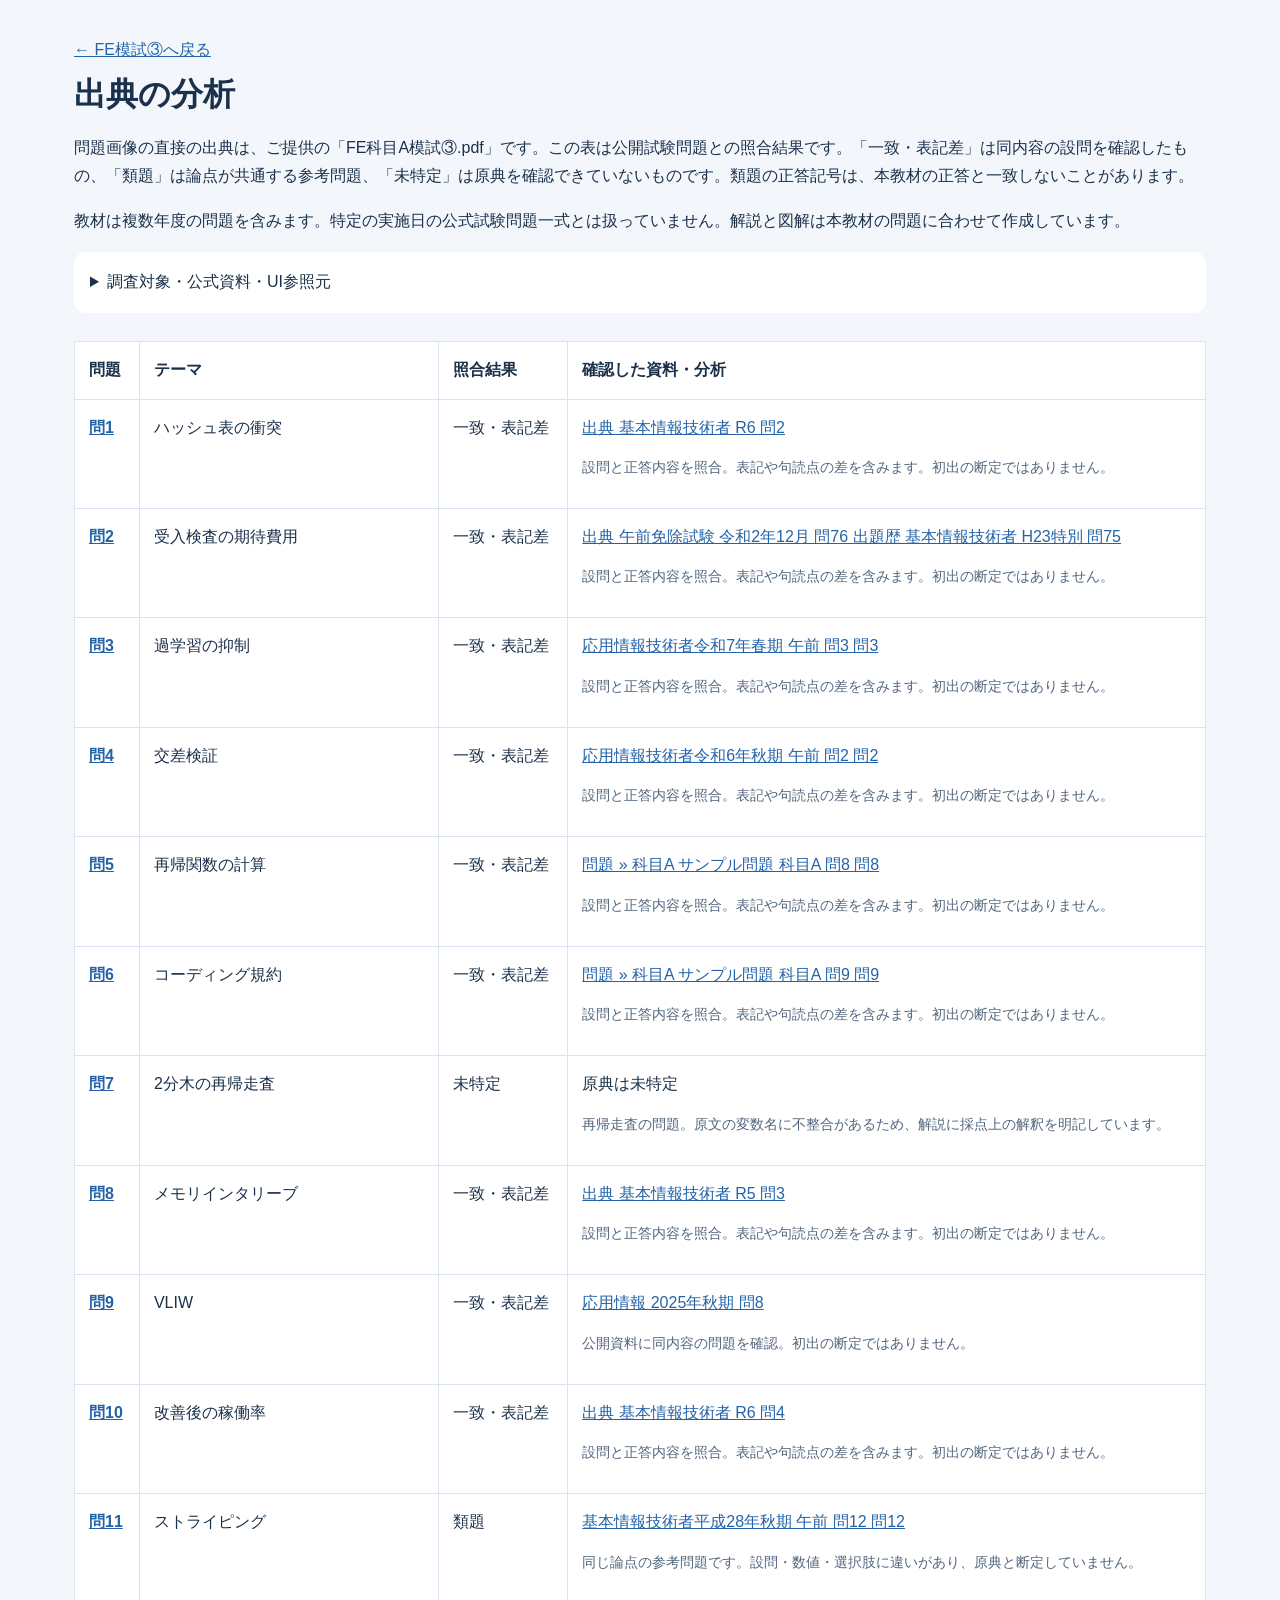
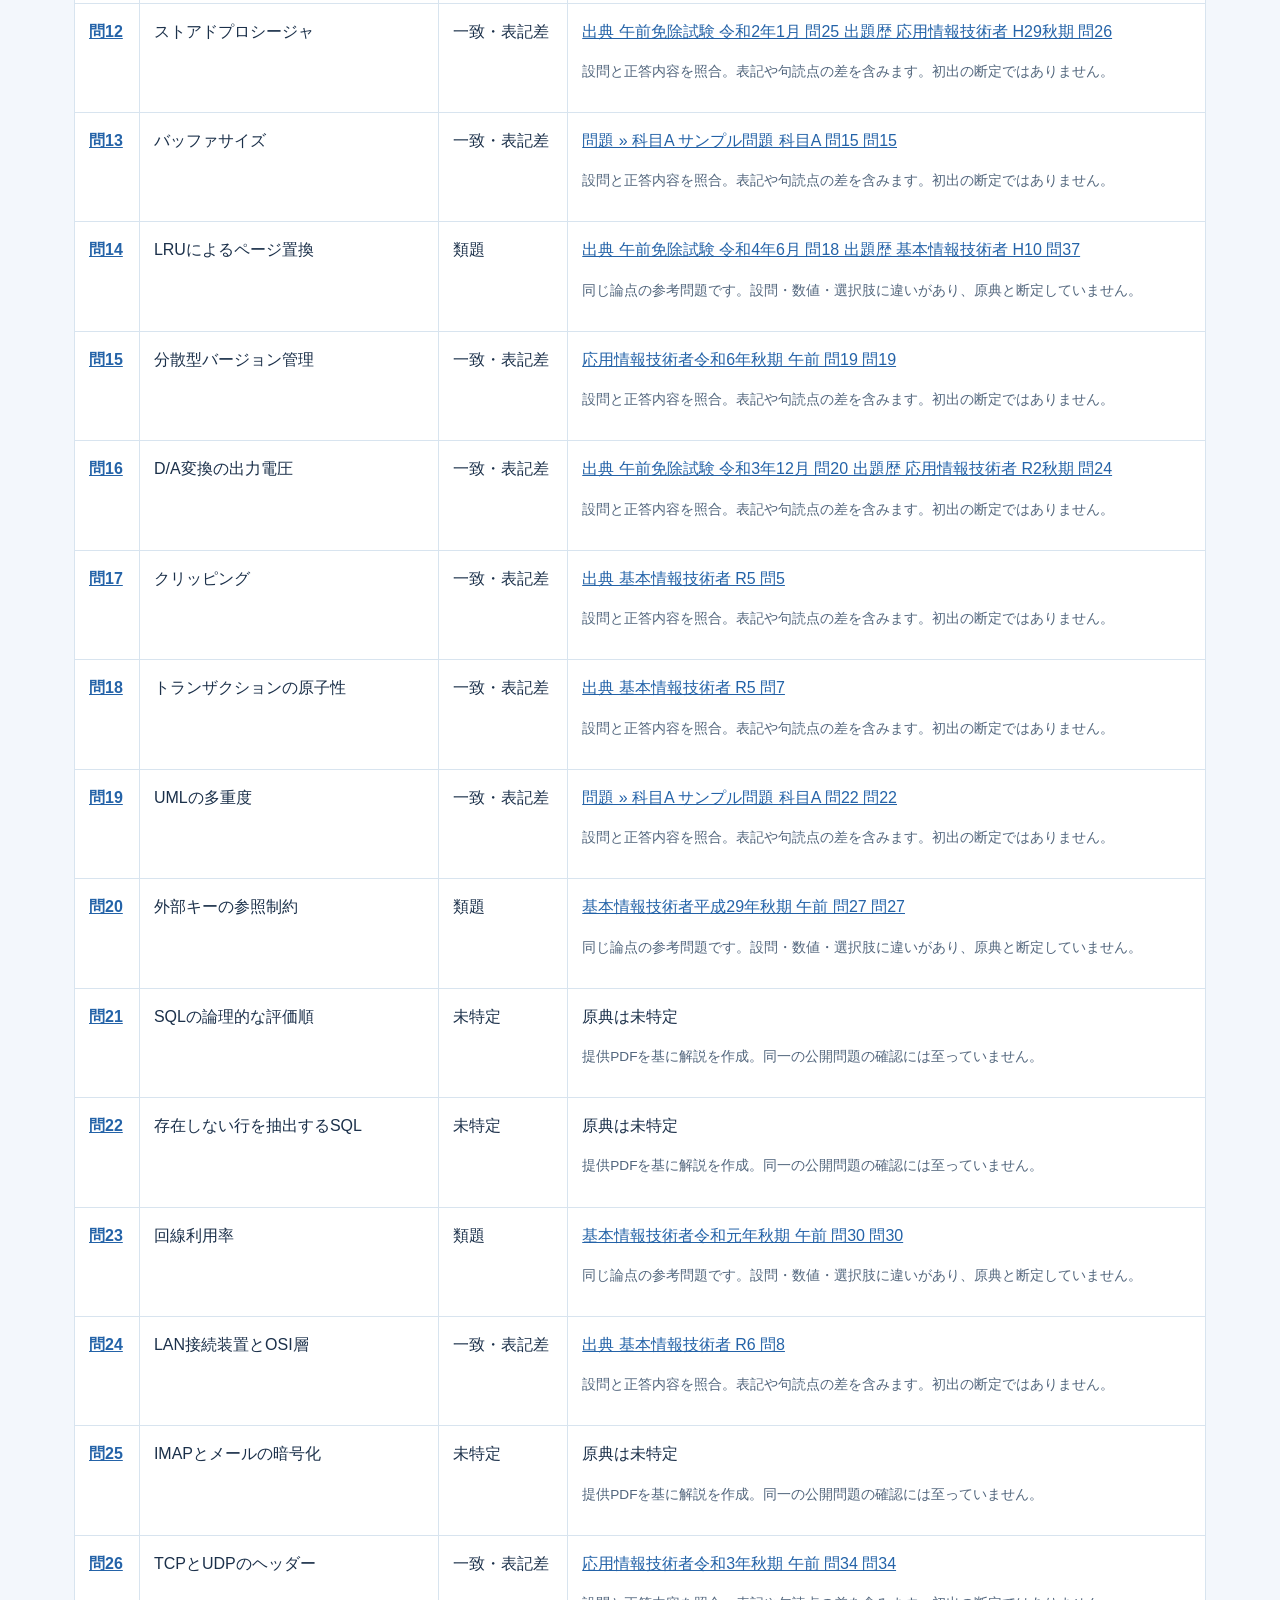
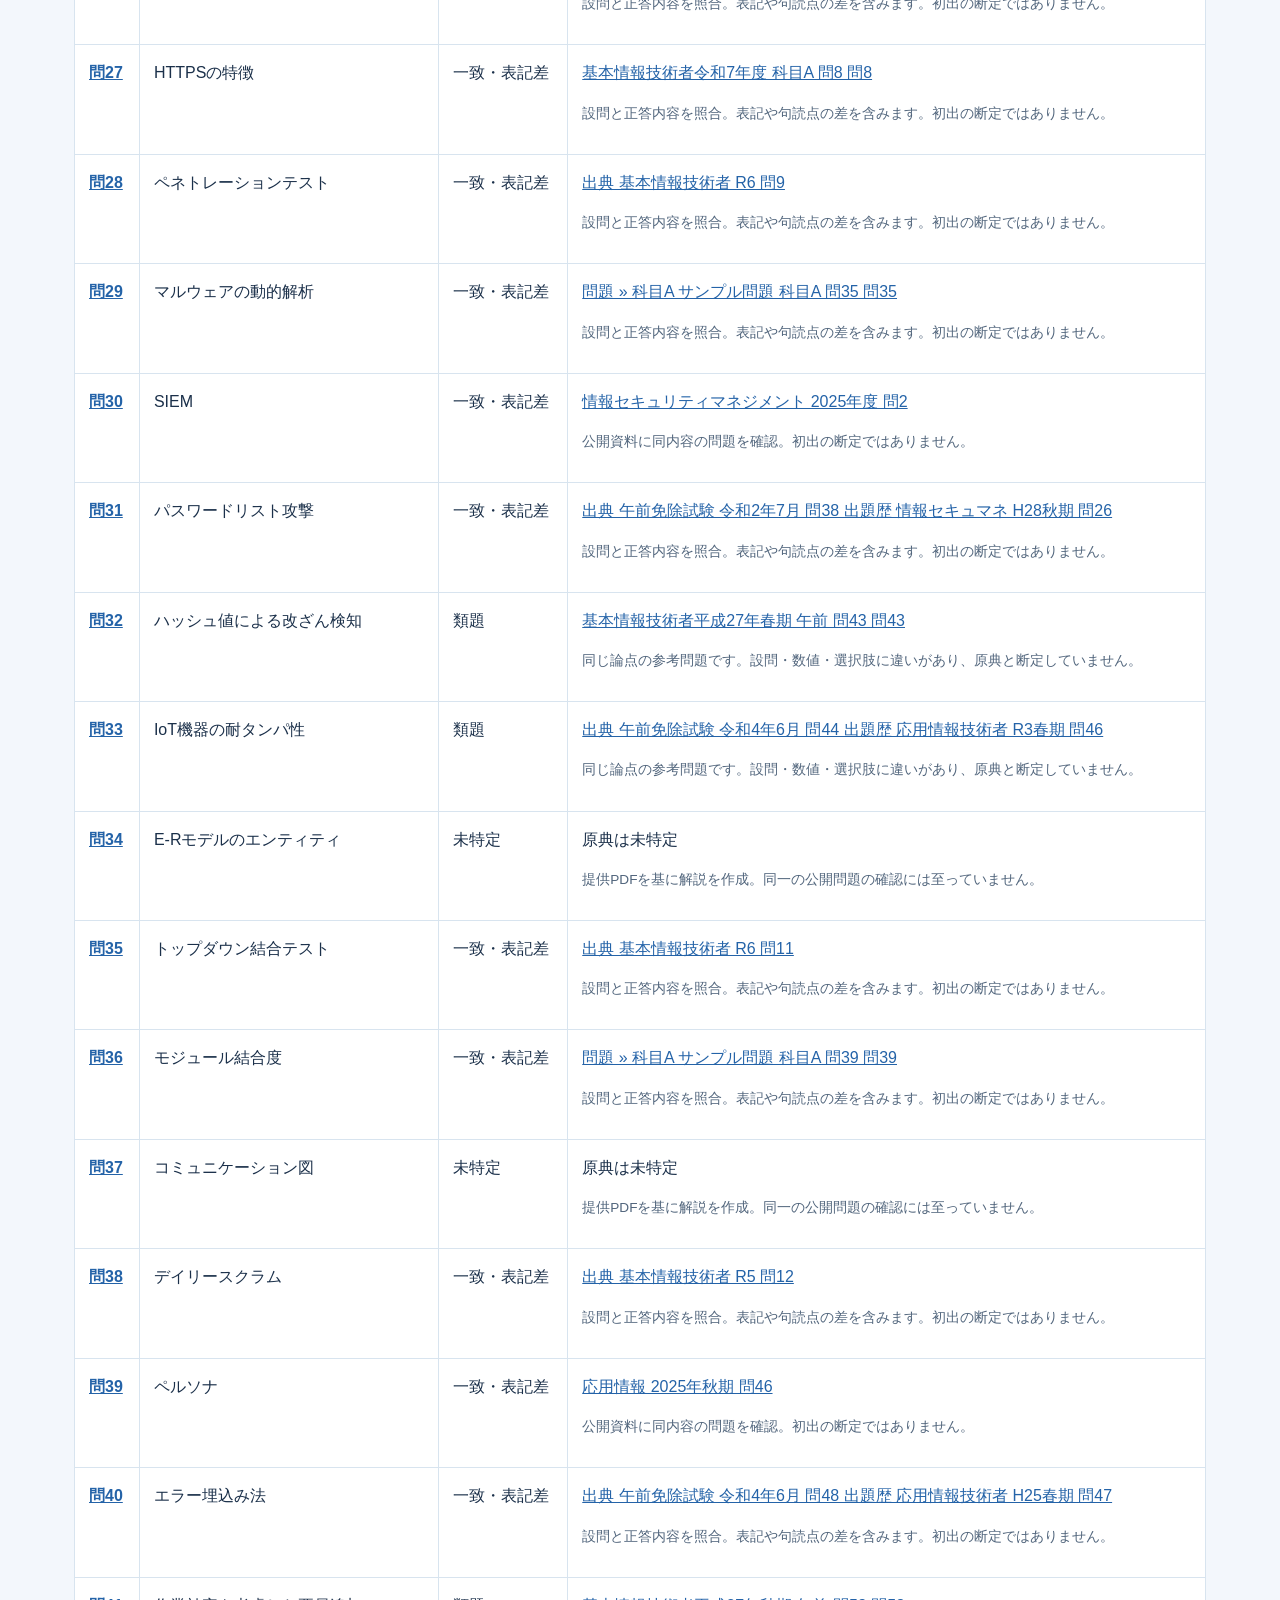
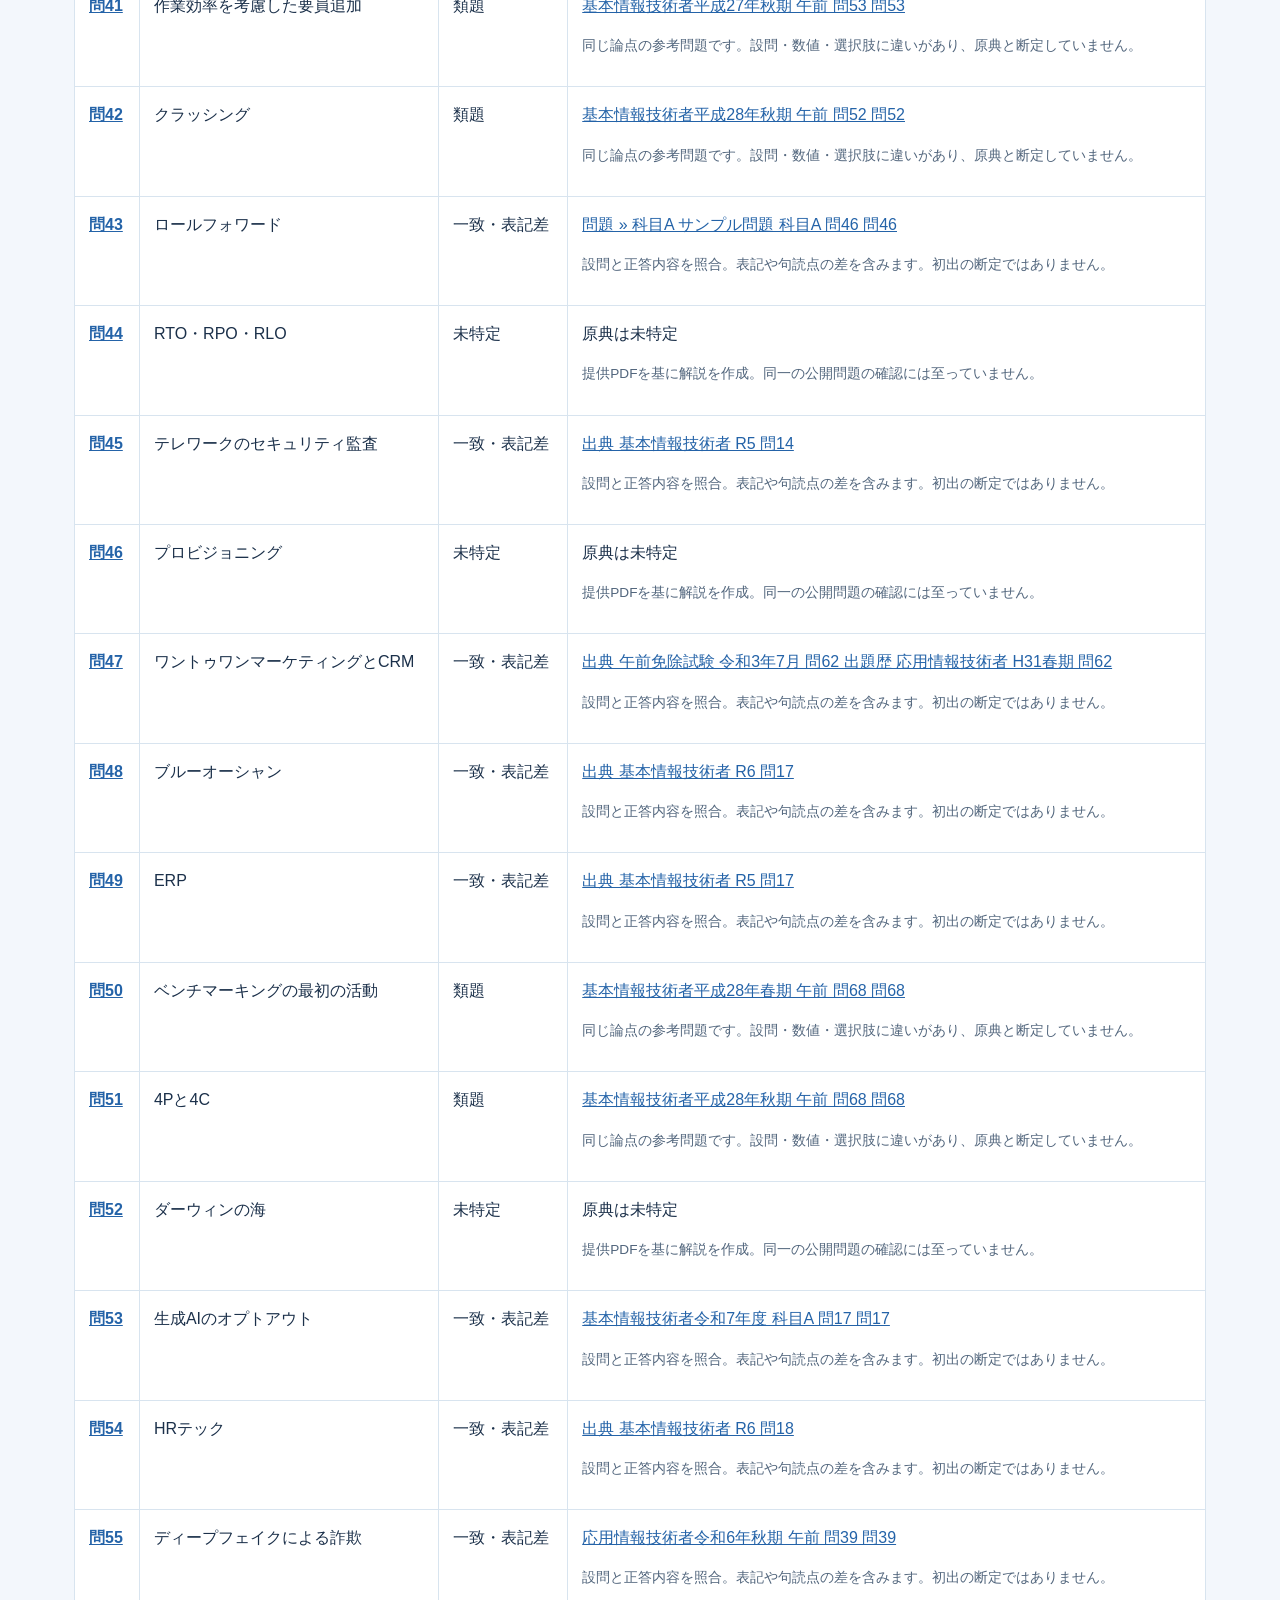
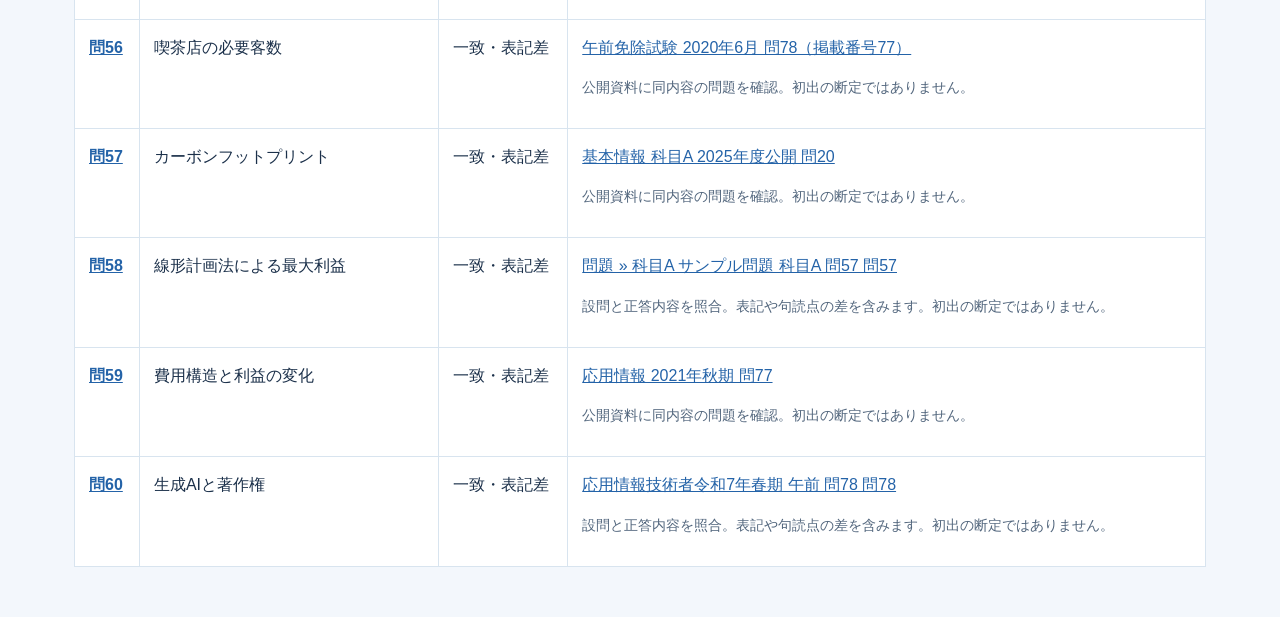
<file: source-map.html>
<!doctype html><html lang="ja"><head><meta charset="utf-8"><meta name="viewport" content="width=device-width,initial-scale=1"><title>出典の分析｜FE模試③</title><link rel="stylesheet" href="styles.css?v=20261002-02"><link rel="stylesheet" href="classroom.css?v=20261002-02"><style>main{padding-top:36px;padding-bottom:50px}h1{font-size:2rem;line-height:1.5;letter-spacing:0}table{width:100%;border-collapse:collapse;background:#fff;margin-top:28px}td,th{border:1px solid #d8e4ef;padding:14px;text-align:left;vertical-align:top}td p{font-size:.85rem;color:#52667d}a{color:#2463a8}.table-wrap{overflow:auto}td:last-child{min-width:240px}details{padding:16px;background:white;border-radius:12px}</style></head><body><main><a href="index.html">← FE模試③へ戻る</a><h1>出典の分析</h1><p>問題画像の直接の出典は、ご提供の「FE科目A模試③.pdf」です。この表は公開試験問題との照合結果です。「一致・表記差」は同内容の設問を確認したもの、「類題」は論点が共通する参考問題、「未特定」は原典を確認できていないものです。類題の正答記号は、本教材の正答と一致しないことがあります。</p><p>教材は複数年度の問題を含みます。特定の実施日の公式試験問題一式とは扱っていません。解説と図解は本教材の問題に合わせて作成しています。</p><details><summary>調査対象・公式資料・UI参照元</summary><ul><li><a href="https://www.fe-siken.com/">基本情報技術者試験ドットコム（公開・サンプル・過去問題）</a></li><li><a href="https://www.ipa.go.jp/shiken/about/menjo-fe.html#kakomondai">IPA 修了試験問題情報</a></li><li><a href="https://www.sg-siken.com/">情報セキュリティマネジメント試験ドットコム</a></li><li><a href="https://www.ap-siken.com/">応用情報技術者試験ドットコム</a></li><li><a href="https://simizu12033.github.io/FECompletionExamination20240128/">UI参照元</a></li></ul></details><div class="table-wrap"><table><thead><tr><th>問題</th><th>テーマ</th><th>照合結果</th><th>確認した資料・分析</th></tr></thead><tbody><tr><th><a href="index.html#q1">問1</a></th><td>ハッシュ表の衝突</td><td>一致・表記差</td><td><a href="https://www.fe-siken.com/kakomon/06_menjo/q4.html" target="_blank" rel="noopener">出典 基本情報技術者 R6 問2</a><p>設問と正答内容を照合。表記や句読点の差を含みます。初出の断定ではありません。</p></td></tr><tr><th><a href="index.html#q2">問2</a></th><td>受入検査の期待費用</td><td>一致・表記差</td><td><a href="https://www.fe-siken.com/kakomon/02_menjo/q76.html" target="_blank" rel="noopener">出典 午前免除試験 令和2年12月 問76 出題歴 基本情報技術者 H23特別 問75</a><p>設問と正答内容を照合。表記や句読点の差を含みます。初出の断定ではありません。</p></td></tr><tr><th><a href="index.html#q3">問3</a></th><td>過学習の抑制</td><td>一致・表記差</td><td><a href="https://www.ap-siken.com/kakomon/07_haru/q3.html" target="_blank" rel="noopener">応用情報技術者令和7年春期 午前 問3 問3</a><p>設問と正答内容を照合。表記や句読点の差を含みます。初出の断定ではありません。</p></td></tr><tr><th><a href="index.html#q4">問4</a></th><td>交差検証</td><td>一致・表記差</td><td><a href="https://www.ap-siken.com/kakomon/06_aki/q2.html" target="_blank" rel="noopener">応用情報技術者令和6年秋期 午前 問2 問2</a><p>設問と正答内容を照合。表記や句読点の差を含みます。初出の断定ではありません。</p></td></tr><tr><th><a href="index.html#q5">問5</a></th><td>再帰関数の計算</td><td>一致・表記差</td><td><a href="https://www.fe-siken.com/kakomon/sample/a8.html" target="_blank" rel="noopener">問題 » 科目A サンプル問題 科目A 問8 問8</a><p>設問と正答内容を照合。表記や句読点の差を含みます。初出の断定ではありません。</p></td></tr><tr><th><a href="index.html#q6">問6</a></th><td>コーディング規約</td><td>一致・表記差</td><td><a href="https://www.fe-siken.com/kakomon/sample/a9.html" target="_blank" rel="noopener">問題 » 科目A サンプル問題 科目A 問9 問9</a><p>設問と正答内容を照合。表記や句読点の差を含みます。初出の断定ではありません。</p></td></tr><tr><th><a href="index.html#q7">問7</a></th><td>2分木の再帰走査</td><td>未特定</td><td>原典は未特定<p>再帰走査の問題。原文の変数名に不整合があるため、解説に採点上の解釈を明記しています。</p></td></tr><tr><th><a href="index.html#q8">問8</a></th><td>メモリインタリーブ</td><td>一致・表記差</td><td><a href="https://www.fe-siken.com/kakomon/05_menjo/q9.html" target="_blank" rel="noopener">出典 基本情報技術者 R5 問3</a><p>設問と正答内容を照合。表記や句読点の差を含みます。初出の断定ではありません。</p></td></tr><tr><th><a href="index.html#q9">問9</a></th><td>VLIW</td><td>一致・表記差</td><td><a href="https://www.ipa.go.jp/shiken/mondai-kaiotu/nl10bi0000009lh8-att/2025r07a_ap_am_qs.pdf" target="_blank" rel="noopener">応用情報 2025年秋期 問8</a><p>公開資料に同内容の問題を確認。初出の断定ではありません。</p></td></tr><tr><th><a href="index.html#q10">問10</a></th><td>改善後の稼働率</td><td>一致・表記差</td><td><a href="https://www.fe-siken.com/kakomon/06_menjo/q12.html" target="_blank" rel="noopener">出典 基本情報技術者 R6 問4</a><p>設問と正答内容を照合。表記や句読点の差を含みます。初出の断定ではありません。</p></td></tr><tr><th><a href="index.html#q11">問11</a></th><td>ストライピング</td><td>類題</td><td><a href="https://www.fe-siken.com/kakomon/28_aki/q12.html" target="_blank" rel="noopener">基本情報技術者平成28年秋期 午前 問12 問12</a><p>同じ論点の参考問題です。設問・数値・選択肢に違いがあり、原典と断定していません。</p></td></tr><tr><th><a href="index.html#q12">問12</a></th><td>ストアドプロシージャ</td><td>一致・表記差</td><td><a href="https://www.fe-siken.com/kakomon/02_menjo/q25.html" target="_blank" rel="noopener">出典 午前免除試験 令和2年1月 問25 出題歴 応用情報技術者 H29秋期 問26</a><p>設問と正答内容を照合。表記や句読点の差を含みます。初出の断定ではありません。</p></td></tr><tr><th><a href="index.html#q13">問13</a></th><td>バッファサイズ</td><td>一致・表記差</td><td><a href="https://www.fe-siken.com/kakomon/sample/a15.html" target="_blank" rel="noopener">問題 » 科目A サンプル問題 科目A 問15 問15</a><p>設問と正答内容を照合。表記や句読点の差を含みます。初出の断定ではありません。</p></td></tr><tr><th><a href="index.html#q14">問14</a></th><td>LRUによるページ置換</td><td>類題</td><td><a href="https://www.fe-siken.com/kakomon/04_menjo/q18.html" target="_blank" rel="noopener">出典 午前免除試験 令和4年6月 問18 出題歴 基本情報技術者 H10 問37</a><p>同じ論点の参考問題です。設問・数値・選択肢に違いがあり、原典と断定していません。</p></td></tr><tr><th><a href="index.html#q15">問15</a></th><td>分散型バージョン管理</td><td>一致・表記差</td><td><a href="https://www.ap-siken.com/kakomon/06_aki/q19.html" target="_blank" rel="noopener">応用情報技術者令和6年秋期 午前 問19 問19</a><p>設問と正答内容を照合。表記や句読点の差を含みます。初出の断定ではありません。</p></td></tr><tr><th><a href="index.html#q16">問16</a></th><td>D/A変換の出力電圧</td><td>一致・表記差</td><td><a href="https://www.fe-siken.com/kakomon/03_menjo/q21.html" target="_blank" rel="noopener">出典 午前免除試験 令和3年12月 問20 出題歴 応用情報技術者 R2秋期 問24</a><p>設問と正答内容を照合。表記や句読点の差を含みます。初出の断定ではありません。</p></td></tr><tr><th><a href="index.html#q17">問17</a></th><td>クリッピング</td><td>一致・表記差</td><td><a href="https://www.fe-siken.com/kakomon/05_menjo/q17.html" target="_blank" rel="noopener">出典 基本情報技術者 R5 問5</a><p>設問と正答内容を照合。表記や句読点の差を含みます。初出の断定ではありません。</p></td></tr><tr><th><a href="index.html#q18">問18</a></th><td>トランザクションの原子性</td><td>一致・表記差</td><td><a href="https://www.fe-siken.com/kakomon/05_menjo/q22.html" target="_blank" rel="noopener">出典 基本情報技術者 R5 問7</a><p>設問と正答内容を照合。表記や句読点の差を含みます。初出の断定ではありません。</p></td></tr><tr><th><a href="index.html#q19">問19</a></th><td>UMLの多重度</td><td>一致・表記差</td><td><a href="https://www.fe-siken.com/kakomon/sample/a22.html" target="_blank" rel="noopener">問題 » 科目A サンプル問題 科目A 問22 問22</a><p>設問と正答内容を照合。表記や句読点の差を含みます。初出の断定ではありません。</p></td></tr><tr><th><a href="index.html#q20">問20</a></th><td>外部キーの参照制約</td><td>類題</td><td><a href="https://www.fe-siken.com/kakomon/29_aki/q27.html" target="_blank" rel="noopener">基本情報技術者平成29年秋期 午前 問27 問27</a><p>同じ論点の参考問題です。設問・数値・選択肢に違いがあり、原典と断定していません。</p></td></tr><tr><th><a href="index.html#q21">問21</a></th><td>SQLの論理的な評価順</td><td>未特定</td><td>原典は未特定<p>提供PDFを基に解説を作成。同一の公開問題の確認には至っていません。</p></td></tr><tr><th><a href="index.html#q22">問22</a></th><td>存在しない行を抽出するSQL</td><td>未特定</td><td>原典は未特定<p>提供PDFを基に解説を作成。同一の公開問題の確認には至っていません。</p></td></tr><tr><th><a href="index.html#q23">問23</a></th><td>回線利用率</td><td>類題</td><td><a href="https://www.fe-siken.com/kakomon/01_aki/q30.html" target="_blank" rel="noopener">基本情報技術者令和元年秋期 午前 問30 問30</a><p>同じ論点の参考問題です。設問・数値・選択肢に違いがあり、原典と断定していません。</p></td></tr><tr><th><a href="index.html#q24">問24</a></th><td>LAN接続装置とOSI層</td><td>一致・表記差</td><td><a href="https://www.fe-siken.com/kakomon/06_menjo/q24.html" target="_blank" rel="noopener">出典 基本情報技術者 R6 問8</a><p>設問と正答内容を照合。表記や句読点の差を含みます。初出の断定ではありません。</p></td></tr><tr><th><a href="index.html#q25">問25</a></th><td>IMAPとメールの暗号化</td><td>未特定</td><td>原典は未特定<p>提供PDFを基に解説を作成。同一の公開問題の確認には至っていません。</p></td></tr><tr><th><a href="index.html#q26">問26</a></th><td>TCPとUDPのヘッダー</td><td>一致・表記差</td><td><a href="https://www.ap-siken.com/kakomon/03_aki/q34.html" target="_blank" rel="noopener">応用情報技術者令和3年秋期 午前 問34 問34</a><p>設問と正答内容を照合。表記や句読点の差を含みます。初出の断定ではありません。</p></td></tr><tr><th><a href="index.html#q27">問27</a></th><td>HTTPSの特徴</td><td>一致・表記差</td><td><a href="https://www.fe-siken.com/kakomon/07_haru/a8.html" target="_blank" rel="noopener">基本情報技術者令和7年度 科目A 問8 問8</a><p>設問と正答内容を照合。表記や句読点の差を含みます。初出の断定ではありません。</p></td></tr><tr><th><a href="index.html#q28">問28</a></th><td>ペネトレーションテスト</td><td>一致・表記差</td><td><a href="https://www.fe-siken.com/kakomon/06_menjo/q30.html" target="_blank" rel="noopener">出典 基本情報技術者 R6 問9</a><p>設問と正答内容を照合。表記や句読点の差を含みます。初出の断定ではありません。</p></td></tr><tr><th><a href="index.html#q29">問29</a></th><td>マルウェアの動的解析</td><td>一致・表記差</td><td><a href="https://www.fe-siken.com/kakomon/sample/a35.html" target="_blank" rel="noopener">問題 » 科目A サンプル問題 科目A 問35 問35</a><p>設問と正答内容を照合。表記や句読点の差を含みます。初出の断定ではありません。</p></td></tr><tr><th><a href="index.html#q30">問30</a></th><td>SIEM</td><td>一致・表記差</td><td><a href="https://www.ipa.go.jp/shiken/mondai-kaiotu/sg_fe/koukai/tbl5kb0000005r9r-att/2025r07_sg_qs.pdf" target="_blank" rel="noopener">情報セキュリティマネジメント 2025年度 問2</a><p>公開資料に同内容の問題を確認。初出の断定ではありません。</p></td></tr><tr><th><a href="index.html#q31">問31</a></th><td>パスワードリスト攻撃</td><td>一致・表記差</td><td><a href="https://www.fe-siken.com/kakomon/02_menjo/q39.html" target="_blank" rel="noopener">出典 午前免除試験 令和2年7月 問38 出題歴 情報セキュマネ H28秋期 問26</a><p>設問と正答内容を照合。表記や句読点の差を含みます。初出の断定ではありません。</p></td></tr><tr><th><a href="index.html#q32">問32</a></th><td>ハッシュ値による改ざん検知</td><td>類題</td><td><a href="https://www.fe-siken.com/kakomon/27_haru/q43.html" target="_blank" rel="noopener">基本情報技術者平成27年春期 午前 問43 問43</a><p>同じ論点の参考問題です。設問・数値・選択肢に違いがあり、原典と断定していません。</p></td></tr><tr><th><a href="index.html#q33">問33</a></th><td>IoT機器の耐タンパ性</td><td>類題</td><td><a href="https://www.fe-siken.com/kakomon/04_menjo/q44.html" target="_blank" rel="noopener">出典 午前免除試験 令和4年6月 問44 出題歴 応用情報技術者 R3春期 問46</a><p>同じ論点の参考問題です。設問・数値・選択肢に違いがあり、原典と断定していません。</p></td></tr><tr><th><a href="index.html#q34">問34</a></th><td>E-Rモデルのエンティティ</td><td>未特定</td><td>原典は未特定<p>提供PDFを基に解説を作成。同一の公開問題の確認には至っていません。</p></td></tr><tr><th><a href="index.html#q35">問35</a></th><td>トップダウン結合テスト</td><td>一致・表記差</td><td><a href="https://www.fe-siken.com/kakomon/06_menjo/q38.html" target="_blank" rel="noopener">出典 基本情報技術者 R6 問11</a><p>設問と正答内容を照合。表記や句読点の差を含みます。初出の断定ではありません。</p></td></tr><tr><th><a href="index.html#q36">問36</a></th><td>モジュール結合度</td><td>一致・表記差</td><td><a href="https://www.fe-siken.com/kakomon/sample/a39.html" target="_blank" rel="noopener">問題 » 科目A サンプル問題 科目A 問39 問39</a><p>設問と正答内容を照合。表記や句読点の差を含みます。初出の断定ではありません。</p></td></tr><tr><th><a href="index.html#q37">問37</a></th><td>コミュニケーション図</td><td>未特定</td><td>原典は未特定<p>提供PDFを基に解説を作成。同一の公開問題の確認には至っていません。</p></td></tr><tr><th><a href="index.html#q38">問38</a></th><td>デイリースクラム</td><td>一致・表記差</td><td><a href="https://www.fe-siken.com/kakomon/05_menjo/q39.html" target="_blank" rel="noopener">出典 基本情報技術者 R5 問12</a><p>設問と正答内容を照合。表記や句読点の差を含みます。初出の断定ではありません。</p></td></tr><tr><th><a href="index.html#q39">問39</a></th><td>ペルソナ</td><td>一致・表記差</td><td><a href="https://www.ipa.go.jp/shiken/mondai-kaiotu/nl10bi0000009lh8-att/2025r07a_ap_am_qs.pdf" target="_blank" rel="noopener">応用情報 2025年秋期 問46</a><p>公開資料に同内容の問題を確認。初出の断定ではありません。</p></td></tr><tr><th><a href="index.html#q40">問40</a></th><td>エラー埋込み法</td><td>一致・表記差</td><td><a href="https://www.fe-siken.com/kakomon/04_menjo/q48.html" target="_blank" rel="noopener">出典 午前免除試験 令和4年6月 問48 出題歴 応用情報技術者 H25春期 問47</a><p>設問と正答内容を照合。表記や句読点の差を含みます。初出の断定ではありません。</p></td></tr><tr><th><a href="index.html#q41">問41</a></th><td>作業効率を考慮した要員追加</td><td>類題</td><td><a href="https://www.fe-siken.com/kakomon/27_aki/q53.html" target="_blank" rel="noopener">基本情報技術者平成27年秋期 午前 問53 問53</a><p>同じ論点の参考問題です。設問・数値・選択肢に違いがあり、原典と断定していません。</p></td></tr><tr><th><a href="index.html#q42">問42</a></th><td>クラッシング</td><td>類題</td><td><a href="https://www.fe-siken.com/kakomon/28_aki/q52.html" target="_blank" rel="noopener">基本情報技術者平成28年秋期 午前 問52 問52</a><p>同じ論点の参考問題です。設問・数値・選択肢に違いがあり、原典と断定していません。</p></td></tr><tr><th><a href="index.html#q43">問43</a></th><td>ロールフォワード</td><td>一致・表記差</td><td><a href="https://www.fe-siken.com/kakomon/sample/a46.html" target="_blank" rel="noopener">問題 » 科目A サンプル問題 科目A 問46 問46</a><p>設問と正答内容を照合。表記や句読点の差を含みます。初出の断定ではありません。</p></td></tr><tr><th><a href="index.html#q44">問44</a></th><td>RTO・RPO・RLO</td><td>未特定</td><td>原典は未特定<p>提供PDFを基に解説を作成。同一の公開問題の確認には至っていません。</p></td></tr><tr><th><a href="index.html#q45">問45</a></th><td>テレワークのセキュリティ監査</td><td>一致・表記差</td><td><a href="https://www.fe-siken.com/kakomon/05_menjo/q45.html" target="_blank" rel="noopener">出典 基本情報技術者 R5 問14</a><p>設問と正答内容を照合。表記や句読点の差を含みます。初出の断定ではありません。</p></td></tr><tr><th><a href="index.html#q46">問46</a></th><td>プロビジョニング</td><td>未特定</td><td>原典は未特定<p>提供PDFを基に解説を作成。同一の公開問題の確認には至っていません。</p></td></tr><tr><th><a href="index.html#q47">問47</a></th><td>ワントゥワンマーケティングとCRM</td><td>一致・表記差</td><td><a href="https://www.fe-siken.com/kakomon/03_menjo/q62.html" target="_blank" rel="noopener">出典 午前免除試験 令和3年7月 問62 出題歴 応用情報技術者 H31春期 問62</a><p>設問と正答内容を照合。表記や句読点の差を含みます。初出の断定ではありません。</p></td></tr><tr><th><a href="index.html#q48">問48</a></th><td>ブルーオーシャン</td><td>一致・表記差</td><td><a href="https://www.fe-siken.com/kakomon/06_menjo/q49.html" target="_blank" rel="noopener">出典 基本情報技術者 R6 問17</a><p>設問と正答内容を照合。表記や句読点の差を含みます。初出の断定ではありません。</p></td></tr><tr><th><a href="index.html#q49">問49</a></th><td>ERP</td><td>一致・表記差</td><td><a href="https://www.fe-siken.com/kakomon/05_menjo/q52.html" target="_blank" rel="noopener">出典 基本情報技術者 R5 問17</a><p>設問と正答内容を照合。表記や句読点の差を含みます。初出の断定ではありません。</p></td></tr><tr><th><a href="index.html#q50">問50</a></th><td>ベンチマーキングの最初の活動</td><td>類題</td><td><a href="https://www.fe-siken.com/kakomon/28_haru/q68.html" target="_blank" rel="noopener">基本情報技術者平成28年春期 午前 問68 問68</a><p>同じ論点の参考問題です。設問・数値・選択肢に違いがあり、原典と断定していません。</p></td></tr><tr><th><a href="index.html#q51">問51</a></th><td>4Pと4C</td><td>類題</td><td><a href="https://www.fe-siken.com/kakomon/28_aki/q68.html" target="_blank" rel="noopener">基本情報技術者平成28年秋期 午前 問68 問68</a><p>同じ論点の参考問題です。設問・数値・選択肢に違いがあり、原典と断定していません。</p></td></tr><tr><th><a href="index.html#q52">問52</a></th><td>ダーウィンの海</td><td>未特定</td><td>原典は未特定<p>提供PDFを基に解説を作成。同一の公開問題の確認には至っていません。</p></td></tr><tr><th><a href="index.html#q53">問53</a></th><td>生成AIのオプトアウト</td><td>一致・表記差</td><td><a href="https://www.fe-siken.com/kakomon/07_haru/a17.html" target="_blank" rel="noopener">基本情報技術者令和7年度 科目A 問17 問17</a><p>設問と正答内容を照合。表記や句読点の差を含みます。初出の断定ではありません。</p></td></tr><tr><th><a href="index.html#q54">問54</a></th><td>HRテック</td><td>一致・表記差</td><td><a href="https://www.fe-siken.com/kakomon/06_menjo/q56.html" target="_blank" rel="noopener">出典 基本情報技術者 R6 問18</a><p>設問と正答内容を照合。表記や句読点の差を含みます。初出の断定ではありません。</p></td></tr><tr><th><a href="index.html#q55">問55</a></th><td>ディープフェイクによる詐欺</td><td>一致・表記差</td><td><a href="https://www.ap-siken.com/kakomon/06_aki/q39.html" target="_blank" rel="noopener">応用情報技術者令和6年秋期 午前 問39 問39</a><p>設問と正答内容を照合。表記や句読点の差を含みます。初出の断定ではありません。</p></td></tr><tr><th><a href="index.html#q56">問56</a></th><td>喫茶店の必要客数</td><td>一致・表記差</td><td><a href="https://www.fe-siken.com/kakomon/02_menjo/q77.html" target="_blank" rel="noopener">午前免除試験 2020年6月 問78（掲載番号77）</a><p>公開資料に同内容の問題を確認。初出の断定ではありません。</p></td></tr><tr><th><a href="index.html#q57">問57</a></th><td>カーボンフットプリント</td><td>一致・表記差</td><td><a href="https://www.fe-siken.com/kakomon/07_haru/a20.html" target="_blank" rel="noopener">基本情報 科目A 2025年度公開 問20</a><p>公開資料に同内容の問題を確認。初出の断定ではありません。</p></td></tr><tr><th><a href="index.html#q58">問58</a></th><td>線形計画法による最大利益</td><td>一致・表記差</td><td><a href="https://www.fe-siken.com/kakomon/sample/a57.html" target="_blank" rel="noopener">問題 » 科目A サンプル問題 科目A 問57 問57</a><p>設問と正答内容を照合。表記や句読点の差を含みます。初出の断定ではありません。</p></td></tr><tr><th><a href="index.html#q59">問59</a></th><td>費用構造と利益の変化</td><td>一致・表記差</td><td><a href="https://www.ap-siken.com/kakomon/03_aki/q77.html" target="_blank" rel="noopener">応用情報 2021年秋期 問77</a><p>公開資料に同内容の問題を確認。初出の断定ではありません。</p></td></tr><tr><th><a href="index.html#q60">問60</a></th><td>生成AIと著作権</td><td>一致・表記差</td><td><a href="https://www.ap-siken.com/kakomon/07_haru/q78.html" target="_blank" rel="noopener">応用情報技術者令和7年春期 午前 問78 問78</a><p>設問と正答内容を照合。表記や句読点の差を含みます。初出の断定ではありません。</p></td></tr></tbody></table></div></main></body></html>
</file>
<file: styles.css>
:root {
  --ink:#17202a; --muted:#68717d; --paper:#f7f5ef; --card:#fff;
  --navy:#16324f; --blue:#247ba0; --mint:#86c9b9; --coral:#ef6f61;
  --yellow:#f4c95d; --line:#dce1e5; --shadow:0 14px 45px rgba(24,43,58,.10);
}
*{box-sizing:border-box}
html{scroll-behavior:smooth}
body{margin:0;background:var(--paper);color:var(--ink);font-family:"Yu Gothic","Hiragino Kaku Gothic ProN",Meiryo,sans-serif;line-height:1.8}
button,input{font:inherit}
.hero{background:var(--navy);color:#fff;min-height:570px;position:relative;overflow:hidden}
.hero:before,.hero:after{content:"";position:absolute;border-radius:50%;filter:blur(1px)}
.hero:before{width:440px;height:440px;background:var(--coral);right:-140px;top:80px;opacity:.9}
.hero:after{width:250px;height:250px;border:55px solid var(--mint);right:230px;bottom:-170px;opacity:.8}
.topbar{height:76px;max-width:1180px;margin:auto;padding:0 24px;display:flex;align-items:center;justify-content:space-between;position:relative;z-index:2;border-bottom:1px solid rgba(255,255,255,.18)}
.brand{color:#fff;text-decoration:none;font-weight:800;letter-spacing:.04em}.brand span{display:inline-grid;place-items:center;background:var(--yellow);color:var(--navy);width:38px;height:38px;border-radius:50%;margin-right:10px}
.progress-wrap{width:210px;font-size:.76rem}.progress{height:5px;background:#ffffff32;border-radius:9px;margin-top:5px;overflow:hidden}.progress i{display:block;height:100%;width:0;background:var(--yellow);transition:.3s}
.hero-inner{max-width:1180px;margin:auto;padding:85px 24px;position:relative;z-index:1}
.eyebrow,.section-kicker{font-size:.75rem;font-weight:800;letter-spacing:.18em;color:var(--mint)}
h1{font-size:clamp(3rem,8vw,6.7rem);line-height:1.02;margin:.15em 0 .25em;letter-spacing:-.06em}h1 em{font-style:normal;color:var(--yellow)}
.lead{max-width:650px;font-size:1.08rem;color:#dbe4ec}.save-note{max-width:860px;margin:28px 0 0;padding:20px 24px;border:2px solid #f4c95d88;border-left:8px solid var(--yellow);background:#ffffff18;border-radius:12px;color:#fff;font-size:1rem;line-height:1.8;box-shadow:0 12px 35px #081b2c55}.save-note strong{display:block;color:var(--yellow);font-size:1.25rem;letter-spacing:.02em;margin-bottom:3px}.save-note small{display:block;color:#c8d6df;font-size:.78rem;margin-top:6px}
.hero-stats{display:flex;gap:38px;margin-top:45px}.hero-stats div{display:grid}.hero-stats strong{font:800 2.1rem/1 Georgia,serif;color:var(--yellow)}.hero-stats span{font-size:.72rem;color:#b9c9d5;margin-top:7px}
main{max-width:1180px;margin:auto;padding:0 24px}
.toolbar{position:sticky;top:10px;z-index:10;margin:-36px 0 50px;background:#fff;padding:18px;border-radius:16px;box-shadow:var(--shadow);display:flex;gap:12px;align-items:center;flex-wrap:wrap}
.search{display:flex;align-items:center;gap:8px;border:1px solid var(--line);border-radius:10px;padding:8px 12px;flex:1;min-width:250px}.search input{border:0;outline:0;width:100%;background:transparent}
.filters{display:flex;gap:6px;flex-wrap:wrap}.filters button{border:0;background:#edf1f3;color:#4d5964;border-radius:99px;padding:8px 13px;cursor:pointer;font-size:.78rem}.filters button.active{background:var(--navy);color:#fff}
.toggle{font-size:.78rem;white-space:nowrap}.toggle input{accent-color:var(--coral)}
.overview{display:flex;gap:40px;align-items:flex-start;margin-bottom:45px}.overview h2{font-size:2rem;margin:0}.question-map{display:grid;grid-template-columns:repeat(15,1fr);gap:6px;flex:1}
.question-map a{display:grid;place-items:center;aspect-ratio:1;border-radius:7px;text-decoration:none;color:var(--muted);background:#fff;border:1px solid var(--line);font-size:.72rem;font-weight:700}.question-map a.done{background:var(--mint);color:var(--navy);border-color:transparent}.question-map a.hidden-map{opacity:.16}
.questions{display:grid;gap:34px}.question-card{background:var(--card);border-radius:22px;padding:34px;box-shadow:0 4px 22px rgba(30,45,55,.07);scroll-margin-top:100px;border:1px solid transparent}.question-card.done{border-color:var(--mint)}
.card-head{display:flex;align-items:center;gap:18px}.number{font:800 2.4rem/1 Georgia,serif;color:var(--coral);min-width:73px}.heading{flex:1}.meta{font-size:.72rem;color:var(--blue);font-weight:800;letter-spacing:.12em;margin:0}.heading h2{font-size:1.55rem;line-height:1.4;margin:.1em 0}.learn-btn{width:42px;height:42px;border-radius:50%;border:1px solid var(--line);background:#fff;color:#aab1b7;cursor:pointer;font-weight:bold}.done .learn-btn{background:var(--mint);border-color:var(--mint);color:var(--navy)}
.problem-panel{margin:25px 0 18px;border:1px solid var(--line);background:#f7f8f8;border-radius:15px;padding:16px;position:relative}.problem-label{display:flex;align-items:center;gap:10px;margin-bottom:12px}.problem-label span{background:var(--coral);color:#fff;border-radius:5px;padding:3px 10px;font-weight:800;font-size:.75rem}.problem-label small{color:var(--muted);font-weight:700}.problem-panel>img{display:block;width:100%;height:auto;object-fit:contain;object-position:top;background:#fff;border-radius:8px;border:1px solid #e4e6e7}
.answer-strip{margin:25px 0;background:var(--navy);color:#fff;border-radius:12px;padding:14px 18px;display:flex;align-items:center;gap:15px}.answer-strip span{font-size:.74rem;color:#bcd0dc}.answer-strip strong{font-size:1.6rem;color:var(--yellow);line-height:1}.answer-strip p{margin:0;font-weight:700}
.card-grid{display:grid;grid-template-columns:1.15fr .85fr;gap:35px}.explanation h3{font-size:.84rem;letter-spacing:.08em;margin:0 0 7px}.summary{font-weight:700}.reasoning{padding-left:1.4em}.reasoning li{margin:.55em 0}.trap{margin-top:22px;border-left:4px solid var(--coral);padding:10px 16px;background:#fff7f5;border-radius:0 8px 8px 0}.trap p{margin:0;color:#5f5350;font-size:.9rem}
.visual{margin:0;background:#edf5f3;border-radius:16px;padding:20px;min-height:300px;display:flex;flex-direction:column;justify-content:center}.visual figcaption{text-align:center;color:var(--muted);font-size:.76rem;margin-top:10px}
.diagram{display:block;min-height:220px;width:100%;position:relative}.v-box{background:#fff;border:2px solid var(--navy);padding:13px;border-radius:10px;text-align:center;font-size:.78rem;font-weight:800;box-shadow:4px 4px 0 var(--mint)}.v-box.focus{background:var(--yellow)}.v-box.danger{box-shadow:4px 4px 0 var(--coral)}.v-arrow{display:grid;place-items:center;color:var(--coral);min-width:35px}.v-arrow i{font-size:1.7rem;font-style:normal;line-height:1}.v-arrow small{font-size:.62rem;color:var(--muted);white-space:nowrap}.v-flow{height:220px;display:flex;align-items:center;justify-content:center}.v-flow .v-box{max-width:120px}.v-compare{display:grid;grid-template-columns:1fr 32px 1fr;align-items:center;gap:8px;height:220px}.v-compare section{background:#fff5f3;border-top:5px solid var(--coral);border-radius:10px;padding:12px;height:175px}.v-compare section.good{background:#f3fbf8;border-color:var(--mint)}.v-compare h4{margin:0 0 8px;font-size:.82rem}.v-compare p{font-size:.7rem;margin:5px 0;padding:4px;background:#fff;border-radius:4px}.v-compare>b{text-align:center;font:700 .75rem Georgia;color:var(--muted)}.v-formula{height:220px;display:grid;place-content:center;text-align:center}.v-formula strong{font:800 1.2rem/1.5 Consolas,monospace;background:#fff;padding:18px;border-radius:10px;border-bottom:4px solid var(--yellow)}.v-formula span{font-size:.76rem;margin-top:12px;color:var(--muted)}
.v-stack{height:220px;display:flex;flex-direction:column-reverse;justify-content:center;gap:3px}.v-stack div{background:hsl(calc(199 - var(--i)*7) 48% calc(38% + var(--i)*6%));color:#fff;padding:6px 12px;text-align:center;border-radius:4px;font-size:.68rem;font-weight:700}.v-cycle{height:220px;display:grid;grid-template-columns:repeat(2,1fr);gap:12px;align-content:center}.v-cycle div{background:#fff;padding:10px;border-radius:10px;display:flex;align-items:center;gap:8px;font-size:.7rem;font-weight:700;border:1px solid var(--line)}.v-cycle b{display:grid;place-items:center;border-radius:50%;width:25px;height:25px;background:var(--coral);color:#fff}.v-network{height:220px;position:relative}.v-network .hub{position:absolute;left:50%;top:50%;transform:translate(-50%,-50%);background:var(--yellow);z-index:2}.v-network .sat{position:absolute;background:#fff;border:1px solid var(--blue);border-radius:99px;padding:7px 11px;font-size:.68rem}.v-network .sat:after{content:"";position:absolute;width:70px;border-top:2px dashed var(--mint);transform-origin:left}.v-network .s1{top:10px;left:10px}.v-network .s1:after{transform:rotate(35deg);left:80%;top:100%}.v-network .s2{top:10px;right:10px}.v-network .s2:after{transform:rotate(145deg);left:0;top:100%}.v-network .s3{bottom:15px;left:8px}.v-network .s3:after{transform:rotate(-30deg);left:80%;top:0}.v-network .s4{bottom:15px;right:8px}.v-network .s4:after{transform:rotate(210deg);left:0;top:0}
.source-figure{height:220px;position:relative;background:#fff;overflow:hidden;border-radius:10px;border:1px solid var(--line)}.source-figure span{position:absolute;z-index:2;top:8px;left:8px;background:var(--navy);color:#fff;border-radius:99px;padding:3px 10px;font-size:.62rem}.source-figure img{width:100%;height:100%;object-fit:contain}.precision{height:220px;display:grid;align-content:center;gap:22px}.precision div{display:grid;grid-template-columns:70px 1fr 100px;align-items:center;gap:8px;font-size:.7rem}.precision i{height:12px;background:var(--mint);border-radius:9px}.precision i.huge{width:100%;background:var(--navy)}.precision b{font-size:.68rem;color:var(--coral)}.wave{height:220px;text-align:center;font-size:.72rem}.wave svg{width:100%;height:175px}.wave path{fill:none;stroke:var(--navy);stroke-width:5}.wave circle{fill:var(--coral)}.wave line{stroke:var(--mint);stroke-width:2}.wave b{color:var(--coral)}.tree{height:220px;display:grid;place-items:center;position:relative}.tree b,.tree span,.tree i{display:grid;place-items:center;border:2px solid var(--navy);border-radius:50%;background:#fff;font-style:normal}.tree b{width:42px;height:42px;background:var(--yellow)}.tree>div{display:flex;justify-content:space-around;width:80%}.tree span{width:36px;height:36px}.tree i{width:30px;height:30px;font-size:.7rem}.tree small{color:var(--muted)}
.timer-ring{width:165px;height:165px;border:18px solid var(--navy);border-right-color:var(--coral);border-radius:50%;margin:20px auto;position:relative}.timer-ring div{position:absolute;top:-30px;left:64px}.timer-ring span{position:absolute;background:#fff;padding:2px 5px;font-size:.62rem}.timer-ring span:nth-of-type(1){left:-55px;top:65px}.timer-ring span:nth-of-type(2){right:-53px;bottom:22px}.timer-ring i{position:absolute;text-align:center;inset:48px 0;font-size:.65rem;font-style:normal}.timer-ring b{position:absolute;white-space:nowrap;bottom:-42px;left:5px;font-size:.7rem}.stripe{height:220px;display:flex;gap:10px;align-items:center;justify-content:center;position:relative}.stripe>div{display:grid;gap:7px}.stripe b{background:var(--blue);color:#fff;padding:12px;border-radius:5px}.stripe div:nth-child(2) b{background:var(--coral)}.stripe div:nth-child(3) b{background:var(--mint);color:var(--navy)}.stripe span{position:absolute;bottom:8px;font-size:.7rem}.capacity,.dependency,.inherit,.snmp{height:220px;display:flex;align-items:center;justify-content:center;position:relative}.capacity strong,.dependency strong{position:absolute;bottom:10px;font-size:.72rem;color:var(--coral)}.bits{height:220px;display:flex;align-items:center;position:relative}.bits>div{height:85px;display:grid;place-content:center;text-align:center;background:var(--navy);color:#fff;border-right:2px solid #fff;font-size:.7rem}.bits>div+div{background:var(--coral)}.bits strong{display:block;font-size:1.2rem}.bits small{position:absolute;bottom:25px;right:10px}.ears{height:220px;display:flex;align-items:center;justify-content:space-between;text-align:center}.ears>span{font-size:2.5rem}.ears div{font-size:.7rem;border-bottom:3px dotted var(--coral)}.ears b{font-size:3rem}.ears em{position:absolute;bottom:12px;right:20px;font-size:.7rem;color:var(--blue)}.union{height:220px;display:grid;grid-template-columns:1fr 55px 1fr;align-items:center;text-align:center;position:relative}.union>div{display:grid;background:#fff;padding:8px;border-radius:7px}.union span{border-top:1px solid var(--line);font-size:.7rem}.union i{font-size:.68rem}.union strong{position:absolute;bottom:12px;width:100%;font-size:.7rem}.peer{height:220px;display:flex;align-items:center;justify-content:space-between}.peer span{background:#fff;padding:14px;border-radius:10px;font-size:.75rem}.peer b{text-align:center;color:var(--coral);border-bottom:3px dashed var(--mint)}.peer small{color:var(--muted)}.packet{height:220px;display:flex;align-items:center;justify-content:center}.packet span{height:75px;display:grid;place-content:center;text-align:center;background:#fff;border:1px solid var(--blue);padding:6px;font-size:.62rem}.packet .hot{background:var(--yellow)}.packet b{font-size:.62rem}.snmp{flex-wrap:wrap}.snmp .return{position:absolute;bottom:36px;color:var(--coral);font-size:.7rem}.broken{height:220px;display:flex;align-items:center;justify-content:space-between;text-align:center}.broken span{background:#fff;padding:15px;border-radius:10px;font-size:.72rem}.broken b{color:var(--coral);font-size:.68rem}.broken .danger{border:3px solid var(--coral)}.seesaw{height:220px;display:flex;align-items:center;justify-content:center;gap:10px;position:relative}.seesaw span{background:#fff;padding:13px;text-align:center;font-size:.7rem;border-radius:8px}.seesaw i{width:90px;border-top:8px solid var(--navy);transform:rotate(-10deg)}.seesaw strong{position:absolute;bottom:20px;font-size:.7rem}.gate{height:220px;display:grid;grid-template-columns:1fr 1fr 1fr;gap:7px;align-content:center;text-align:center}.gate div{background:#fff;padding:8px;border-radius:7px}.gate b{grid-column:1/-1;background:var(--navy);color:#fff;padding:7px}.gate span{font-size:.65rem;border:1px solid var(--mint);padding:5px}.gate em{grid-column:1/-1;color:var(--coral);font-weight:bold;font-size:.7rem}.escape{height:220px;display:grid;place-content:center;text-align:center;gap:8px}.escape code{background:#fff;padding:9px;color:var(--coral)}.escape b{font-size:.7rem}.escape span{font-size:.65rem}.inherit>div:last-child{display:grid;gap:12px}.services,.components{height:220px;display:grid;grid-template-columns:repeat(2,1fr);gap:10px;align-content:center}.services div,.components span{background:#fff;border-left:5px solid var(--coral);padding:13px;text-align:center;border-radius:6px;font-size:.72rem;font-weight:700}.services span,.components b{font-size:.63rem;text-align:center;color:var(--blue)}.classes{height:220px;display:flex;align-items:center}.classes div{padding:35px 7px;text-align:center;font-size:.68rem}.classes .bad{flex:1;background:#ffe9e5}.classes .good{flex:2;background:#dff4ed;border:3px solid var(--mint)}.backlog{height:220px;display:grid;align-content:center;gap:7px}.backlog span{background:#fff;padding:9px;border-radius:6px;font-size:.68rem}.backlog b{display:inline-grid;place-items:center;width:22px;height:22px;background:var(--coral);color:#fff;border-radius:50%;margin-right:7px}.backlog em{text-align:right;font-size:.65rem}.baseline{height:220px;display:grid;grid-template-columns:repeat(3,1fr);align-content:center;text-align:center;gap:6px}.baseline span{background:#fff;padding:10px;font-size:.66rem}.baseline b,.baseline div{grid-column:1/-1}.baseline b{background:var(--navy);color:#fff;padding:9px}.baseline div{font-size:.7rem}.matrix{height:190px;width:230px;margin:15px auto;display:grid;grid-template-columns:repeat(2,1fr);position:relative}.matrix div{display:grid;place-items:center;background:#dff4ed;border:2px solid #fff}.matrix .hot{background:var(--coral);color:#fff}.matrix b{position:absolute;left:-55px;top:80px;transform:rotate(-90deg);font-size:.65rem}.matrix span{position:absolute;bottom:-25px;right:10px;font-size:.65rem}.venn{height:220px;display:flex;align-items:center;justify-content:center;position:relative}.venn span{width:145px;height:145px;border-radius:50%;display:grid;place-items:center;background:#247ba0aa;color:#fff;font-weight:bold}.venn span+span{margin-left:-35px;background:#ef6f61aa}.venn b{position:absolute;text-align:center;background:var(--yellow);border-radius:50%;padding:16px}.bsc{height:220px;display:grid;grid-template-columns:1fr 1fr;gap:8px;align-content:center}.bsc div{background:#fff;padding:12px;text-align:center;font-size:.7rem;border-radius:7px}.bsc .hot{background:var(--yellow);box-shadow:inset 0 0 0 3px var(--coral)}.cannibal{height:220px;display:flex;align-items:center;justify-content:space-between;position:relative}.cannibal div{background:#fff;padding:15px;border-radius:8px;font-size:.7rem}.cannibal i{font-size:.65rem;color:var(--coral)}.cannibal b{position:absolute;bottom:20px;width:100%;text-align:center;font-size:.68rem}.rpa{height:220px;display:flex;align-items:center;justify-content:space-between;text-align:center}.rpa div{background:#fff;padding:12px;border-radius:7px;width:32%}.rpa span{font-weight:bold}.rpa p{font-size:.62rem}.rpa b{background:var(--yellow);border-radius:50%;padding:20px 8px}.harvest{height:220px;display:grid;grid-template-columns:repeat(3,1fr);gap:8px;align-content:center;text-align:center}.harvest span{background:#fff;padding:9px;border-radius:7px}.harvest b,.harvest em{grid-column:1/-1}.harvest b{background:var(--navy);color:#fff;padding:8px}.harvest em{font-size:.7rem}.source details img{background:#fff}
.source{margin-top:28px;border-top:1px solid var(--line);padding-top:18px}.source summary{cursor:pointer;color:var(--blue);font-size:.85rem;font-weight:700}.source img{width:100%;margin-top:18px;border:1px solid var(--line)}
.empty{text-align:center;padding:70px;color:var(--muted)}
footer{max-width:1180px;margin:80px auto 0;padding:30px 24px 55px;border-top:1px solid #cfd4d7;display:flex;justify-content:space-between;gap:24px;align-items:flex-start;color:var(--muted);font-size:.78rem}footer a{color:var(--blue);white-space:nowrap}.footer-notes{max-width:820px}.footer-notes p{margin:0 0 8px}.source-note{line-height:1.8}.footer-links{display:flex;gap:14px;flex-wrap:wrap;justify-content:flex-end}
@media(max-width:820px){.hero{min-height:520px}.hero:before{opacity:.45}.topbar{height:68px}.progress-wrap{width:120px}.hero-stats{gap:20px}.toolbar{top:5px}.overview{display:block}.question-map{grid-template-columns:repeat(10,1fr);margin-top:18px}.card-grid{grid-template-columns:1fr}.question-card{padding:24px}.visual{min-height:250px}}
@media(max-width:520px){.hero-inner{padding-top:65px}.lead{font-size:.95rem}.hero-stats{justify-content:space-between}.toolbar{margin-top:-25px}.filters{max-height:82px;overflow:auto}.question-map{grid-template-columns:repeat(8,1fr)}.number{font-size:1.8rem;min-width:52px}.heading h2{font-size:1.2rem}.learn-btn{width:36px;height:36px}.answer-strip{align-items:flex-start}.card-head{gap:10px}.question-card{padding:20px 16px}}


/* Adjustments for this question set */
[hidden]{display:none!important}.quick-links{display:flex;flex-wrap:wrap;gap:12px;margin:24px 0}.quick-links a{padding:12px 20px;border:1px solid #fff7;border-radius:10px;color:white;text-decoration:none;font-weight:700}.quick-links a:first-child{background:#ffe36d;color:#142c3b;border-color:#ffe36d}button:focus-visible,a:focus-visible,input:focus-visible{outline:3px solid #e66b48;outline-offset:4px}.mini-table{max-width:100%;overflow-x:auto}.mini-table th,.mini-table td{white-space:normal;min-width:65px}.v-box{overflow-wrap:anywhere}.footer-links button{background:transparent;border:1px solid currentColor;border-radius:8px;padding:8px;color:inherit;cursor:pointer}.question-card{scroll-margin-top:20px}.problem-panel img{height:auto}.calc-steps .v-box{font-variant-numeric:tabular-nums}@media(max-width:600px){.v-compare{grid-template-columns:1fr}.card-head h2{font-size:1.2rem}.hero-stats{gap:12px}.quick-links a{padding:10px 13px}.mini-table{font-size:.85rem}}
</file>
<file: visuals.css>
.markov-calc{height:220px;display:grid;align-content:center;gap:8px}.markov-route{display:grid;grid-template-columns:45px 1fr 45px 1fr 45px;align-items:center;text-align:center}.markov-route span,.markov-route b,.markov-route strong{padding:5px;border-radius:50%;background:#fff;font-size:.68rem}.markov-route strong{background:var(--yellow)}.markov-route i{border-top:3px solid var(--blue)}.markov-rule{text-align:center;font-size:.68rem}.markov-rule em{font-style:normal;color:var(--coral);font-size:1.2rem;font-weight:bold}
.dfs-tree{height:220px;display:grid;align-content:center;gap:12px;text-align:center}.dfs-level{display:flex;justify-content:space-around;align-items:center}.dfs-level b,.dfs-level span,.dfs-level i{background:#fff;border:2px solid var(--navy);border-radius:50%;min-width:34px;min-height:34px;display:grid;place-items:center;font-style:normal;font-size:.65rem;padding:4px}.dfs-level span{border-radius:8px}.dfs-level .target{background:var(--yellow);border-color:var(--coral);border-radius:8px}.dfs-tree small{color:var(--muted)}
.seven-seg{height:220px;display:flex;align-items:center;justify-content:space-around}.binary{display:grid;text-align:center;gap:5px}.binary span{font-size:1.2rem;font-weight:bold}.binary b{background:#fff;padding:8px;font-family:Consolas,monospace}.binary small{font-size:.62rem;color:var(--coral)}.seg-display{width:90px;height:160px;position:relative}.seg-display i{position:absolute;background:var(--navy);border-radius:5px}.seg-display .a,.seg-display .g,.seg-display .d{width:55px;height:9px;left:18px}.seg-display .a{top:8px}.seg-display .g{top:75px}.seg-display .d{bottom:8px}.seg-display .b,.seg-display .c,.seg-display .e,.seg-display .f{width:9px;height:55px}.seg-display .b{right:7px;top:17px}.seg-display .c{right:7px;bottom:17px}.seg-display .e{left:7px;bottom:17px}.seg-display .f{left:7px;top:17px}.seg-display em{position:absolute;bottom:-18px;width:150px;left:-30px;font-size:.62rem}
.dfd-legend{height:220px;display:grid;grid-template-columns:1fr 1fr;gap:8px;align-content:center}.dfd-legend>div{display:grid;grid-template-columns:1fr 1fr;align-items:center;gap:5px}.dfd-legend span{display:grid;place-items:center;background:#fff;padding:8px;font-size:.65rem}.dfd-legend small{font-size:.62rem}.dfd-process{border-radius:50%;border:2px solid var(--navy)}.dfd-store{border-top:3px double var(--navy);border-bottom:3px double var(--navy)}.dfd-flow{color:var(--blue);font-weight:bold}.dfd-legend strong{grid-column:1/-1;text-align:center;font-size:.67rem;color:var(--coral)}
.critical-path{height:220px;display:grid;align-content:center;gap:7px}.cp-row{display:grid;grid-template-columns:48px 1fr 75px;align-items:center;gap:5px;font-size:.62rem}.cp-row i{display:block;width:var(--w);border-top:8px solid var(--blue);border-radius:9px}.cp-row b{color:var(--coral)}.cp-row.after{grid-template-columns:48px 1fr 1fr 75px}.cp-row.after i{border-color:var(--coral)}.cp-action{background:#fff;padding:6px;border-radius:5px;font-size:.64rem;text-align:center}
.availability{height:220px;display:flex;align-items:center;justify-content:center;gap:8px;position:relative}.availability div{background:#fff;padding:12px;border-radius:8px;text-align:center}.availability span{display:block;font-size:.65rem}.availability b{font-size:1.05rem}.availability em{font-size:1.3rem;color:var(--coral);font-style:normal}.availability strong{position:absolute;bottom:30px;color:var(--navy)}.availability small{position:absolute;bottom:5px}
.ppm{height:220px;display:grid;grid-template-columns:1fr 1fr;grid-template-rows:1fr 1fr;position:relative;padding:18px 8px 20px 35px}.ppm>div{display:grid;place-content:center;text-align:center;border:1px solid #fff;font-size:.68rem;font-weight:bold}.ppm small{font-weight:normal}.ppm em{color:var(--coral);font-style:normal;font-weight:bold}.ppm .star{background:#f4c95d}.ppm .question{background:#f7b0a8}.ppm .cash{background:#86c9b9}.ppm .dog{background:#dce1e5}.axis-y{position:absolute;left:-35px;top:92px;transform:rotate(-90deg);font-size:.6rem}.axis-x{position:absolute;bottom:0;left:70px;font-size:.6rem}
.bmc{height:220px;display:grid;grid-template-columns:repeat(5,1fr);grid-template-rows:1fr 42px;gap:3px;align-content:center;position:relative;padding-bottom:25px}.bmc>div{background:#fff;border:1px solid var(--navy);padding:6px;font-size:.58rem;display:grid;place-content:center;text-align:center}.bmc .value{background:var(--yellow);font-weight:bold}.bmc .wide{grid-column:span 2}.bmc .revenue{grid-column:span 3;background:#dff4ed}.bmc strong{position:absolute;bottom:1px;width:100%;text-align:center;font-size:.58rem}
.moving-average{height:220px;display:grid;align-content:center;gap:8px}.ma-window{display:grid;grid-template-columns:50px 1fr 125px;align-items:center;font-size:.62rem}.ma-window i{width:var(--w);border-top:11px solid var(--blue)}.ma-window b{font-size:.6rem}.ma-window.best{background:#fff;padding:5px;border-radius:6px}.ma-window.best i{border-color:var(--coral)}.moving-average small{text-align:center}
.pareto{height:220px;position:relative;padding:20px 15px 35px}.pareto .bars{height:150px;display:flex;align-items:flex-end;gap:10px;border-left:2px solid var(--navy);border-bottom:2px solid var(--navy);padding:0 8px}.pareto .bars i{height:var(--h);flex:1;background:var(--blue)}.pareto svg{position:absolute;left:15px;top:20px;width:calc(100% - 30px);height:150px}.pareto polyline{fill:none;stroke:var(--coral);stroke-width:5}.pareto span,.pareto b{position:absolute;bottom:12px;font-size:.57rem}.pareto span{left:15px;color:var(--blue)}.pareto b{right:15px;color:var(--coral)}
.rich-formula{gap:8px}.rich-formula em{display:inline-block;font-style:normal;background:#fff;border:1px solid var(--line);border-radius:999px;padding:4px 10px;margin:0 3px;font-size:.68rem;color:var(--blue);font-weight:800}
.v-detail{min-height:300px;display:grid;grid-template-columns:minmax(230px,1fr) minmax(210px,.72fr);gap:14px;align-items:stretch}.v-detail-main{background:#edf5f3;border-radius:12px;display:grid;place-items:center;min-width:0;overflow:hidden}.v-detail-main>.v-flow,.v-detail-main>.v-compare,.v-detail-main>.v-formula,.v-detail-main>.v-stack,.v-detail-main>.v-cycle,.v-detail-main>.mini-table,.v-detail-main>.v-cardset,.v-detail-main>.v-layers,.v-detail-main>.v-grid,.v-detail-main>.bell-curve,.v-detail-main>.s-curve{width:100%;height:100%;min-height:260px}.v-detail-side{background:#fff;border:1px solid var(--line);border-radius:12px;padding:13px;display:grid;gap:10px;align-content:start}.v-detail-title span{display:inline-block;background:var(--navy);color:#fff;border-radius:999px;padding:3px 9px;font-size:.62rem;font-weight:900}.v-detail-title strong{display:block;margin-top:7px;font-size:1rem;line-height:1.35;color:var(--navy)}.v-detail-side ol{margin:0;padding-left:1.35em;font-size:.7rem;line-height:1.65}.v-detail-side li{margin:.2em 0}.v-detail-cue,.v-detail-trap{border-radius:9px;padding:9px 10px}.v-detail-cue{background:#fff8e1}.v-detail-trap{background:#fff0ed}.v-detail-cue b,.v-detail-trap b{display:block;font-size:.66rem;color:var(--navy);margin-bottom:3px}.v-detail-cue p,.v-detail-trap p{margin:0;font-size:.68rem;line-height:1.55;color:#4d5964}.v-detail-chips{display:flex;flex-wrap:wrap;gap:5px}.v-detail-chips i{font-style:normal;background:#edf5f3;border:1px solid var(--line);border-radius:999px;padding:3px 7px;font-size:.61rem;font-weight:800;color:var(--blue)}
.mini-table{height:220px;display:grid;place-items:center}.mini-table table{width:100%;border-collapse:separate;border-spacing:4px;font-size:.68rem}.mini-table th,.mini-table td{background:#fff;border:1px solid var(--line);border-radius:6px;padding:7px;text-align:center;line-height:1.45}.mini-table th{background:var(--navy);color:#fff}.mini-table td:last-child{font-weight:800;color:var(--blue)}
.v-cardset{height:220px;display:grid;grid-template-columns:repeat(auto-fit,minmax(92px,1fr));gap:8px;align-content:center}.v-cardset section{background:#fff;border:1px solid var(--line);border-top:5px solid var(--blue);border-radius:8px;padding:10px;min-height:86px;display:flex;flex-direction:column;justify-content:center;text-align:center}.v-cardset section.focus,.v-cardset section:last-child{border-top-color:var(--coral);background:#fff8e1}.v-cardset b{font-size:.78rem;color:var(--navy)}.v-cardset p{font-size:.66rem;line-height:1.55;margin:7px 0 0;color:var(--muted)}
.v-layers{height:220px;display:grid;align-content:center;gap:7px}.v-layers div{background:#fff;border:1px solid var(--line);border-left:7px solid var(--blue);border-radius:7px;padding:8px 12px;text-align:center;font-size:.74rem;font-weight:800}.v-layers div.focus{background:var(--yellow);border-left-color:var(--coral)}
.v-grid{height:220px;display:grid;grid-template-columns:1fr 1fr;gap:8px;align-content:center}.v-grid div{min-height:70px;background:#fff;border:1px solid var(--line);border-radius:8px;display:grid;place-items:center;text-align:center;padding:8px;font-size:.72rem;font-weight:800}.v-grid div:nth-child(2){background:var(--yellow);box-shadow:0 0 0 3px #fff inset}
.v-note{min-height:220px;display:grid;align-content:center;gap:9px;padding:12px}.v-note b{background:var(--navy);color:#fff;border-radius:9px;padding:10px;text-align:center}.v-note span{background:#fff;border:1px solid var(--line);border-left:6px solid var(--coral);border-radius:8px;padding:9px 12px;font-size:.72rem;font-weight:800;line-height:1.55}
.v-split{min-height:220px;display:grid;grid-template-columns:1fr 1fr;gap:10px;align-content:center;position:relative;padding-top:38px}.v-split>b{position:absolute;top:0;left:0;right:0;margin:auto;width:max-content;max-width:92%;background:var(--navy);color:#fff;border-radius:999px;padding:5px 12px;font-size:.7rem;text-align:center}.v-split section{background:#fff6f4;border:1px solid var(--line);border-top:5px solid var(--coral);border-radius:10px;padding:10px;display:grid;gap:7px;align-content:center}.v-split section.good{background:#f1fbf7;border-top-color:var(--mint)}.v-split span{display:block;background:#fff;border-radius:7px;padding:7px 9px;text-align:center;font-size:.7rem;font-weight:800;line-height:1.45;overflow-wrap:anywhere}
.bell-curve,.s-curve{height:220px;display:grid;place-items:center;text-align:center;position:relative}.bell-curve svg,.s-curve svg{width:95%;height:150px}.bell-curve path,.s-curve path{fill:none;stroke:var(--blue);stroke-width:7;stroke-linecap:round}.bell-curve line{stroke:var(--coral);stroke-width:4;stroke-dasharray:6 6}.bell-curve b{position:absolute;top:96px;left:50%;transform:translateX(-50%);background:var(--yellow);border-radius:999px;padding:5px 12px;font-size:.72rem}.bell-curve span,.s-curve span{font-size:.72rem;color:var(--muted);font-weight:800}.s-curve path+path{stroke:var(--coral);stroke-width:5}
@media(max-width:980px){.v-detail{grid-template-columns:1fr}.v-detail-main>.v-flow,.v-detail-main>.v-compare,.v-detail-main>.v-formula,.v-detail-main>.v-stack,.v-detail-main>.v-cycle,.v-detail-main>.mini-table,.v-detail-main>.v-cardset,.v-detail-main>.v-layers,.v-detail-main>.v-grid,.v-detail-main>.bell-curve,.v-detail-main>.s-curve{min-height:220px}}
@media(max-width:820px){.v-cardset{grid-template-columns:1fr 1fr}.mini-table table{font-size:.6rem}.mini-table th,.mini-table td{padding:5px}.v-grid div{font-size:.66rem}.v-detail-side ol{font-size:.66rem}}

/* 解説図は短いラベルだけを見せる。固定高へ詰め込まず、折り返しで逃がす。 */
.v-detail{min-height:auto;align-items:start}
.v-detail-main{overflow:visible;padding:12px}
.v-detail-main>.v-flow,
.v-detail-main>.v-formula,
.v-detail-main>.v-cardset,
.v-detail-main>.v-layers,
.v-detail-main>.v-grid,
.v-detail-main>.mini-table,
.v-detail-main>.v-note,
.v-detail-main>.v-split{height:auto;min-height:220px}
.v-flow{height:auto;min-height:220px;display:flex;flex-direction:column;align-items:stretch;justify-content:center;gap:6px;padding:10px}
.v-flow .v-box{max-width:none;min-width:0;width:100%;overflow-wrap:anywhere;line-height:1.45}
.v-flow .v-arrow{min-width:0;min-height:24px;display:grid;place-items:center;grid-template-columns:auto auto;gap:6px}
.v-flow .v-arrow small{white-space:normal;line-height:1.2;text-align:center}
.v-formula{height:auto;min-height:220px;padding:14px;gap:9px}
.v-formula strong{max-width:100%;overflow-wrap:anywhere;font-size:1.05rem}
.v-formula span{overflow-wrap:anywhere;line-height:1.5}
.v-cardset{height:auto;min-height:220px;align-content:stretch;align-items:stretch}
.v-cardset section{min-height:0;overflow-wrap:anywhere}
.v-cardset b,.v-cardset p{overflow-wrap:anywhere}
.v-detail-chips i{overflow-wrap:anywhere;max-width:100%}
@media(max-width:520px){
  .v-detail-main{padding:8px}
  .v-flow{min-height:auto}
  .v-flow .v-arrow{margin:auto}
  .v-cardset{grid-template-columns:1fr;min-height:auto}
  .v-split{grid-template-columns:1fr;min-height:auto}
}
</file>
<file: flow.css>
[hidden]{display:none!important}.phase-panel{margin:-36px 0 45px;background:#fff;padding:22px;border-radius:16px;box-shadow:var(--shadow);position:relative;z-index:5}.phase-steps{display:flex;align-items:center;justify-content:center;gap:12px}.phase-steps>div{display:flex;align-items:center;gap:7px;color:#98a0a8;font-size:.78rem;font-weight:700}.phase-steps b{display:grid;place-items:center;width:28px;height:28px;border-radius:50%;background:#e7eaec}.phase-steps>div.active{color:var(--navy)}.phase-steps>div.active b{background:var(--yellow)}.phase-steps>div.finished b{background:var(--mint);color:var(--navy)}.phase-steps i{color:#bdc3c7}.phase-message{text-align:center;margin:18px 0 10px;font-weight:700}.phase-actions{display:flex;justify-content:center;gap:8px;flex-wrap:wrap}.phase-actions button,.confirm-dialog button{border:1px solid var(--line);background:#fff;border-radius:9px;padding:9px 15px;cursor:pointer}.phase-actions .primary,.confirm-dialog .primary{background:var(--coral);border-color:var(--coral);color:#fff;font-weight:800}.phase-actions button:disabled{opacity:.4;cursor:not-allowed}.score-summary{display:flex;justify-content:center;gap:24px;margin:15px auto;padding:15px;background:#edf5f3;border-radius:10px;max-width:550px}.score-summary div{text-align:center}.score-summary strong{display:block;font:800 1.8rem Georgia;color:var(--navy)}.answer-input{border:0;margin:18px 0;padding:0;display:flex;align-items:center;gap:10px}.answer-input legend{font-size:.75rem;font-weight:800;margin-bottom:7px}.answer-input label{cursor:pointer}.answer-input input{position:absolute;opacity:0}.answer-input span{display:grid;place-items:center;width:48px;height:42px;border:2px solid var(--line);border-radius:9px;background:#fff;font-weight:800}.answer-input input:checked+span{background:var(--navy);border-color:var(--navy);color:#fff;box-shadow:0 0 0 4px #16324f20}.result-line{display:none;margin:14px 0;padding:10px 14px;border-radius:8px;font-weight:700}.result-line.correct{display:block;background:#e1f5ee;color:#155d4a}.result-line.wrong{display:block;background:#fff0ed;color:#963a30}.review-content,.understand-check{display:none}.review-mode .review-content,.review-mode .understand-check{display:block}.review-mode .answer-input{pointer-events:none}.review-mode .answer-input span{opacity:.65}.review-mode .answer-input input:checked+span{opacity:1}.understand-check{font-size:.72rem;font-weight:800;background:#edf1f3;padding:8px 11px;border-radius:99px;cursor:pointer}.understand-check input{accent-color:var(--mint)}.question-card.understood{border-color:var(--mint);background:#fcfffe}.question-map a.answered{background:#dbe8ef;color:var(--navy)}.question-map a.correct{background:var(--mint);color:var(--navy)}.question-map a.wrong{background:#f6b0a8;color:#64261f}.completion{background:linear-gradient(135deg,var(--navy),#245a78);color:#fff;text-align:center;padding:28px;border-radius:15px}.completion strong{display:block;font:800 2.2rem Georgia;color:var(--yellow)}.confirm-dialog{border:0;border-radius:15px;padding:28px;max-width:460px}.confirm-dialog::backdrop{background:#0b1723bb}.confirm-dialog h2{margin-top:0}.confirm-dialog>div{display:flex;justify-content:flex-end;gap:8px}
@media(max-width:700px){.phase-steps{gap:5px}.phase-steps>div{display:grid;text-align:center;justify-items:center;font-size:.6rem}.phase-steps i{font-size:.7rem}.score-summary{gap:10px}.answer-input{justify-content:center}.understand-check span{display:none}}
.exam-control-area{margin:0 0 30px;padding:22px;background:#fff;border:2px solid var(--navy);border-radius:16px;text-align:center;box-shadow:var(--shadow)}.questions+.empty+.exam-control-area{margin-top:30px;margin-bottom:70px}.exam-control-area p{margin:0 0 13px;font-weight:700}.exam-control-buttons{display:flex;justify-content:center;gap:10px;flex-wrap:wrap}.exam-control-area button{border:1px solid var(--navy);border-radius:10px;padding:12px 22px;background:#fff;color:var(--navy);font-weight:800;font-size:.9rem;cursor:pointer}.exam-control-area button.primary{background:var(--coral);border-color:var(--coral);color:#fff;font-size:1rem}.exam-control-area button:disabled{background:#b9c0c5;border-color:#b9c0c5;color:#fff;cursor:not-allowed}
.review-mode .question-card.retrying .review-content,.review-mode .question-card.retrying .understand-check{display:none}.review-mode .question-card.retrying .answer-input{pointer-events:auto}.review-mode .question-card.retrying .answer-input span{opacity:1}.question-card.retrying{border-color:#f6b0a8;background:#fffaf9}.question-card.retrying .answer-input legend::after{content:"（正誤は上の採点ボタンを押した時だけ表示します）";display:block;margin-top:4px;color:#963a30;font-weight:700}
.question-card.explanation-open .review-content{display:block}.review-mode .explain-toggle{display:none}.review-mode .question-card.retrying .review-content{display:none}.explain-toggle{display:inline-flex;align-items:center;border:0;background:var(--coral);color:#fff;border-radius:999px;margin:2px 0 12px;padding:12px 18px;font-size:.9rem;font-weight:900;cursor:pointer;white-space:nowrap;box-shadow:0 8px 18px #ef6f6140,0 0 0 4px #ef6f6118;letter-spacing:.02em}.explain-toggle::before{content:"?";display:inline-grid;place-items:center;width:22px;height:22px;margin-right:7px;border-radius:50%;background:#fff;color:var(--coral);font-weight:900}.explain-toggle:hover{transform:translateY(-1px);box-shadow:0 12px 22px #ef6f6150,0 0 0 5px #ef6f611e}.question-card.explanation-open .explain-toggle{background:var(--yellow);color:var(--navy);box-shadow:0 8px 18px #f4c95d55,0 0 0 4px #f4c95d2a}.question-card.explanation-open .explain-toggle::before{content:"✓";color:var(--navy)}.explain-toggle:disabled{opacity:.45;cursor:not-allowed;transform:none}
@media(max-width:700px){.explain-toggle{width:100%;justify-content:center;padding:12px 14px;font-size:.86rem}.card-head{flex-wrap:wrap}.heading{min-width:calc(100% - 70px)}}

/* 解説ボタンは常に表示し、再回答中でも押したときだけ解説を開けるようにする */
.review-mode .explain-toggle{display:inline-flex}
.review-mode .question-card.retrying.explanation-open .review-content{display:block}
.review-mode .question-card.retrying .understand-check{display:none}
</file>
<file: report.css>
.answer-legend{display:flex;justify-content:center;gap:18px;flex-wrap:wrap;margin:10px 0;font-size:.72rem;color:var(--muted)}.answer-legend span{display:flex;align-items:center;gap:6px}.answer-legend i{width:15px;height:15px;border-radius:4px}.answer-legend .correct{background:var(--mint)}.answer-legend .wrong{background:#f6b0a8}.answer-legend .understood{background:#fff;border:3px solid var(--mint)}
.learning-report{margin-top:65px;padding:36px;background:#fff;border-radius:22px;box-shadow:var(--shadow)}.report-heading h2{margin:.1em 0}.report-heading>p:last-child{color:var(--muted)}.report-grid{display:grid;grid-template-columns:1.25fr .75fr;gap:25px}.report-grid>section,.retest-card,.keywords-card{border:1px solid var(--line);border-radius:14px;padding:20px}.field-stats{display:grid;gap:10px}.field-stats>div{display:grid;grid-template-columns:105px 1fr 42px 36px;gap:8px;align-items:center;font-size:.7rem}.field-stats>div>div{height:9px;background:#edf0f1;border-radius:9px;overflow:hidden}.field-stats i{display:block;height:100%;background:var(--blue)}.field-stats b{text-align:right}.field-stats small{color:var(--muted)}.strength-card .strength,.strength-card .weakness{padding:13px;border-radius:9px;margin-bottom:10px}.strength-card .strength{background:#e1f5ee}.strength-card .weakness{background:#fff0ed}.strength-card b,.strength-card strong,.strength-card span{display:block}.strength-card strong{font-size:1.05rem}.strength-card span{font-size:.7rem;color:var(--muted)}.strength-card p{font-size:.78rem}.retest-card,.keywords-card{margin-top:22px}.retest-card>p{color:var(--muted);font-size:.8rem}.retest-questions{display:flex;flex-wrap:wrap;gap:7px;align-items:center}.retest-questions a{background:var(--coral);color:#fff;text-decoration:none;padding:5px 10px;border-radius:99px;font-size:.72rem}.retry-wrong-btn{border:0;background:var(--navy);color:#fff;border-radius:99px;padding:7px 13px;font-size:.72rem;font-weight:800;cursor:pointer}.important-words{display:grid;gap:10px}.important-words>div{display:flex;flex-wrap:wrap;align-items:center;gap:6px}.important-words b{min-width:110px;color:var(--navy);font-size:.75rem}.important-words span,.important-words a{background:#edf5f3;border-radius:99px;padding:4px 9px;font-size:.68rem;color:var(--navy);text-decoration:none;font-weight:800}
@media(max-width:700px){.report-grid{grid-template-columns:1fr}.learning-report{padding:22px 15px}.field-stats>div{grid-template-columns:88px 1fr 38px}.field-stats small{display:none}.important-words b{width:100%}}
.learning-report{margin:0 0 45px}
</file>
<file: terms.css>
.term-learning{margin:0 0 54px;background:#fff;border:1px solid var(--line);border-radius:18px;padding:28px;box-shadow:var(--shadow)}
.term-head{display:grid;grid-template-columns:1fr auto;gap:20px;align-items:end;margin-bottom:20px}.term-head h2{font-size:2rem;margin:.1em 0}.term-head p{margin:0;color:var(--muted);max-width:760px}.term-stats{display:flex;gap:10px;flex-wrap:wrap;justify-content:flex-end}.term-stats div{min-width:86px;background:#edf5f3;border-radius:10px;padding:9px 12px;text-align:center}.term-stats strong{display:block;font:800 1.55rem/1 Georgia;color:var(--navy)}.term-stats span{font-size:.66rem;color:var(--muted);font-weight:800}
.term-tools{display:flex;gap:12px;align-items:center;flex-wrap:wrap;margin-bottom:22px}.term-tools .search{margin:0;flex:1}.term-filters{display:flex;gap:6px;flex-wrap:wrap}.term-filters button{border:0;background:#edf1f3;color:#4d5964;border-radius:99px;padding:8px 12px;cursor:pointer;font-size:.75rem;font-weight:800}.term-filters button.active{background:var(--navy);color:#fff}
.term-layout{display:grid;grid-template-columns:minmax(310px,.9fr) 1.1fr;gap:22px}.term-side{display:grid;gap:18px;align-content:start}.term-weak,.term-list-wrap{border:1px solid var(--line);border-radius:12px;padding:16px;background:#fbfcfc}.term-weak h3,.term-list-wrap h3{margin:0 0 10px;font-size:.92rem}.term-weak-links{display:flex;gap:7px;flex-wrap:wrap}.term-weak-links a,.term-weak-links span{display:inline-flex;gap:6px;align-items:center;border-radius:999px;padding:6px 10px;background:#fff0ed;color:#963a30;text-decoration:none;font-size:.72rem;font-weight:800}.term-weak-links a span{padding:0;background:transparent;color:#963a30;font-size:.64rem}
.term-list{max-height:410px;overflow:auto;display:grid;gap:7px;padding-right:4px}.term-list button{border:1px solid var(--line);background:#fff;border-radius:9px;padding:9px 10px;display:flex;justify-content:space-between;align-items:center;gap:8px;text-align:left;cursor:pointer}.term-list button b{font-size:.78rem}.term-list button span{font-size:.66rem;color:var(--muted);white-space:nowrap}.term-list button.active{border-color:var(--coral);box-shadow:0 0 0 3px #ef6f611f}.term-list button.known{background:#e1f5ee}.term-list button.shaky{background:#fff8e1}.term-list button.weak{background:#fff0ed}
.term-study{display:grid;gap:14px}.term-nav{display:flex;justify-content:space-between;align-items:center}.term-nav button,.term-reset{border:1px solid var(--navy);background:#fff;color:var(--navy);border-radius:10px;padding:8px 13px;font-weight:900;cursor:pointer}.term-nav span{font-weight:900;color:var(--muted)}.term-reset{justify-self:end;border-color:var(--line);color:var(--muted)}
.term-card{border:1px solid var(--line);border-radius:16px;background:#f7fbfc;padding:18px;min-height:430px}.term-card.known{background:#f3fbf8}.term-card.shaky{background:#fffdf2}.term-card.weak{background:#fff8f6}.term-card-top{display:flex;justify-content:space-between;align-items:center;margin-bottom:12px}.term-card-top span{background:var(--navy);color:#fff;border-radius:999px;padding:4px 10px;font-size:.72rem;font-weight:900}.term-card-top a{color:var(--blue);font-weight:900;font-size:.82rem}
.term-flip{width:100%;min-height:260px;border:0;border-radius:14px;background:var(--navy);color:#fff;padding:24px;display:grid;place-items:center;text-align:center;cursor:pointer;box-shadow:inset 0 -8px 0 #00000024}.term-face{display:grid;gap:12px;justify-items:center}.term-face.back{display:none}.term-card.flipped .front{display:none}.term-card.flipped .back{display:grid}.term-face small{font-size:.75rem;color:#bcd0dc;font-weight:900;letter-spacing:.08em}.term-face strong{font-size:clamp(1.55rem,4vw,2.5rem);line-height:1.25}.term-face em{font-style:normal;color:var(--yellow);font-weight:900}.term-face b{background:var(--yellow);color:var(--navy);border-radius:999px;padding:6px 12px}.term-face p{max-width:620px;margin:0;line-height:1.8}.term-face i{font-style:normal;background:#ffffff18;border-left:5px solid var(--coral);padding:10px 14px;border-radius:8px;text-align:left}
.term-tags{display:flex;gap:6px;flex-wrap:wrap;margin:14px 0}.term-tags span{background:#fff;border:1px solid var(--line);border-radius:999px;padding:4px 9px;font-size:.68rem;color:var(--muted);font-weight:800}.term-grade{display:grid;grid-template-columns:repeat(3,1fr);gap:8px}.term-grade button{border:0;border-radius:10px;padding:12px 8px;font-weight:900;cursor:pointer}.term-grade button:nth-child(1){background:var(--mint);color:var(--navy)}.term-grade button:nth-child(2){background:var(--yellow);color:var(--navy)}.term-grade button:nth-child(3){background:var(--coral);color:#fff}.term-current{margin:12px 0 0;text-align:center;font-weight:900;color:var(--muted)}.term-empty{text-align:center;color:var(--muted);padding:80px 0}
@media(max-width:900px){.term-head,.term-layout{grid-template-columns:1fr}.term-stats{justify-content:flex-start}.term-grade{grid-template-columns:1fr}.term-card{min-height:auto}}
@media(max-width:520px){.term-learning{padding:22px 15px}.term-head h2{font-size:1.45rem}.term-flip{padding:18px;min-height:240px}.term-list{max-height:260px}}
</file>
<file: classroom.css>
:root{--paper:#f3f7fc;--navy:#173d6c;--blue:#2463a8;--mint:#79c8c1;--coral:#3571ae;--yellow:#e5f2ff;--ink:#1b304a;--muted:#52667d;--line:#d8e4ef}
.hero{color:#173d6c;background:linear-gradient(120deg,#f8fbff 0%,#eaf3ff 65%,#ddf2f0 100%);min-height:0;border-bottom:1px solid #cddfee}
.hero:before{width:470px;height:470px;right:-120px;top:100px;border-radius:55px;transform:rotate(-25deg);background:repeating-linear-gradient(0deg,transparent 0 38px,#3674b414 38px 39px),repeating-linear-gradient(90deg,transparent 0 38px,#3674b414 38px 39px);opacity:1;filter:none}
.hero:after{width:270px;height:270px;right:10%;bottom:-200px;border-radius:35px;border:30px solid #92cfc64d;transform:rotate(-25deg);filter:none}
.topbar{border-color:#cadcec}.brand{color:#173d6c}.brand span{background:#2463a8;color:#fff;border-radius:12px}.progress{background:#cfdeef}.progress i{background:#2463a8}
.hero-inner{padding-top:48px;padding-bottom:48px}.eyebrow{color:#2463a8;font-size:.86rem;letter-spacing:.1em}.lesson-label{color:#55758b;font-size:.74rem;font-weight:700;letter-spacing:.12em;margin:24px 0 14px}
.hero h1{font-size:clamp(2.1rem,5.4vw,4.4rem);line-height:1.3;letter-spacing:-.045em;margin:0 0 20px}.hero h1 em{color:#2463a8}.lead{color:#425d79;max-width:700px}
.save-note{color:#354f69;background:#ffffffb8;border:1px solid #c9dcec;border-left:4px solid #3d8baf;box-shadow:none;padding:16px 20px}.save-note strong{color:#173d6c;font-size:1rem}.save-note small{color:#52667d}
.quick-links a{color:#245887;border-color:#a8c2da;background:#ffffff8c}.quick-links a:first-child{background:#2463a8;color:#fff;border-color:#2463a8}.quick-links a:hover{background:#173d6c;color:#fff}
.hero-stats{margin-top:28px;gap:44px}.hero-stats strong{color:#173d6c;font-family:inherit;font-size:1.9rem}.hero-stats span{color:#52667d}.section-kicker{color:#2463a8}.visual{background:#edf5fb}.v-box.focus{background:#d8edf9}.v-flow{height:auto;min-height:220px;flex-direction:column;gap:8px}.v-flow .v-box{max-width:none;width:100%}.v-arrow{font-size:1.4rem;line-height:1}.v-compare{height:auto;min-height:220px}.v-compare section{height:auto;min-height:175px}
@media(max-width:520px){.hero-inner{padding-top:30px}.brand{font-size:.9rem}.hero-stats{gap:14px}.hero-stats strong{font-size:1.5rem}.hero-stats span{font-size:.68rem}.lesson-label{font-size:.64rem}.hero:before{opacity:.45}.save-note{padding:14px 16px}.v-compare{display:flex;flex-direction:column;align-items:stretch}}
@media(prefers-reduced-motion:reduce){html{scroll-behavior:auto}*{transition:none!important}}

.diagram-link{display:block;text-decoration:none;color:#2463a8;text-align:right}.explanation-diagram{display:block;width:100%;height:auto}.diagram-link span{font-size:.8rem}.visual{justify-content:flex-start}.review-mode .question-card .review-content{display:none}.question-card.explanation-open .review-content,.review-mode .question-card.explanation-open .review-content{display:block}.deep-explanation{margin:24px 0;padding:18px;background:#f1f7fc;border-radius:12px}.deep-explanation h3{margin-top:0}.deep-explanation details{border-top:1px solid #cbddec;padding-top:12px}.deep-explanation summary{cursor:pointer;font-weight:bold}

.diagram-link svg{display:block;width:100%;height:auto}.asset-warning{padding:16px;border:2px solid #a74720;background:#fff4e8;color:#762e0e}.question-map a.excluded{background:#eee;color:#555;border:2px dashed #888}

.question-correction{margin:16px 0;padding:20px;border:2px solid #3571ae;border-radius:12px;background:#f1f7fc;color:#173d6c}.question-correction h3{margin-top:0}.question-correction li{margin:8px 0;line-height:1.7}
</file>
